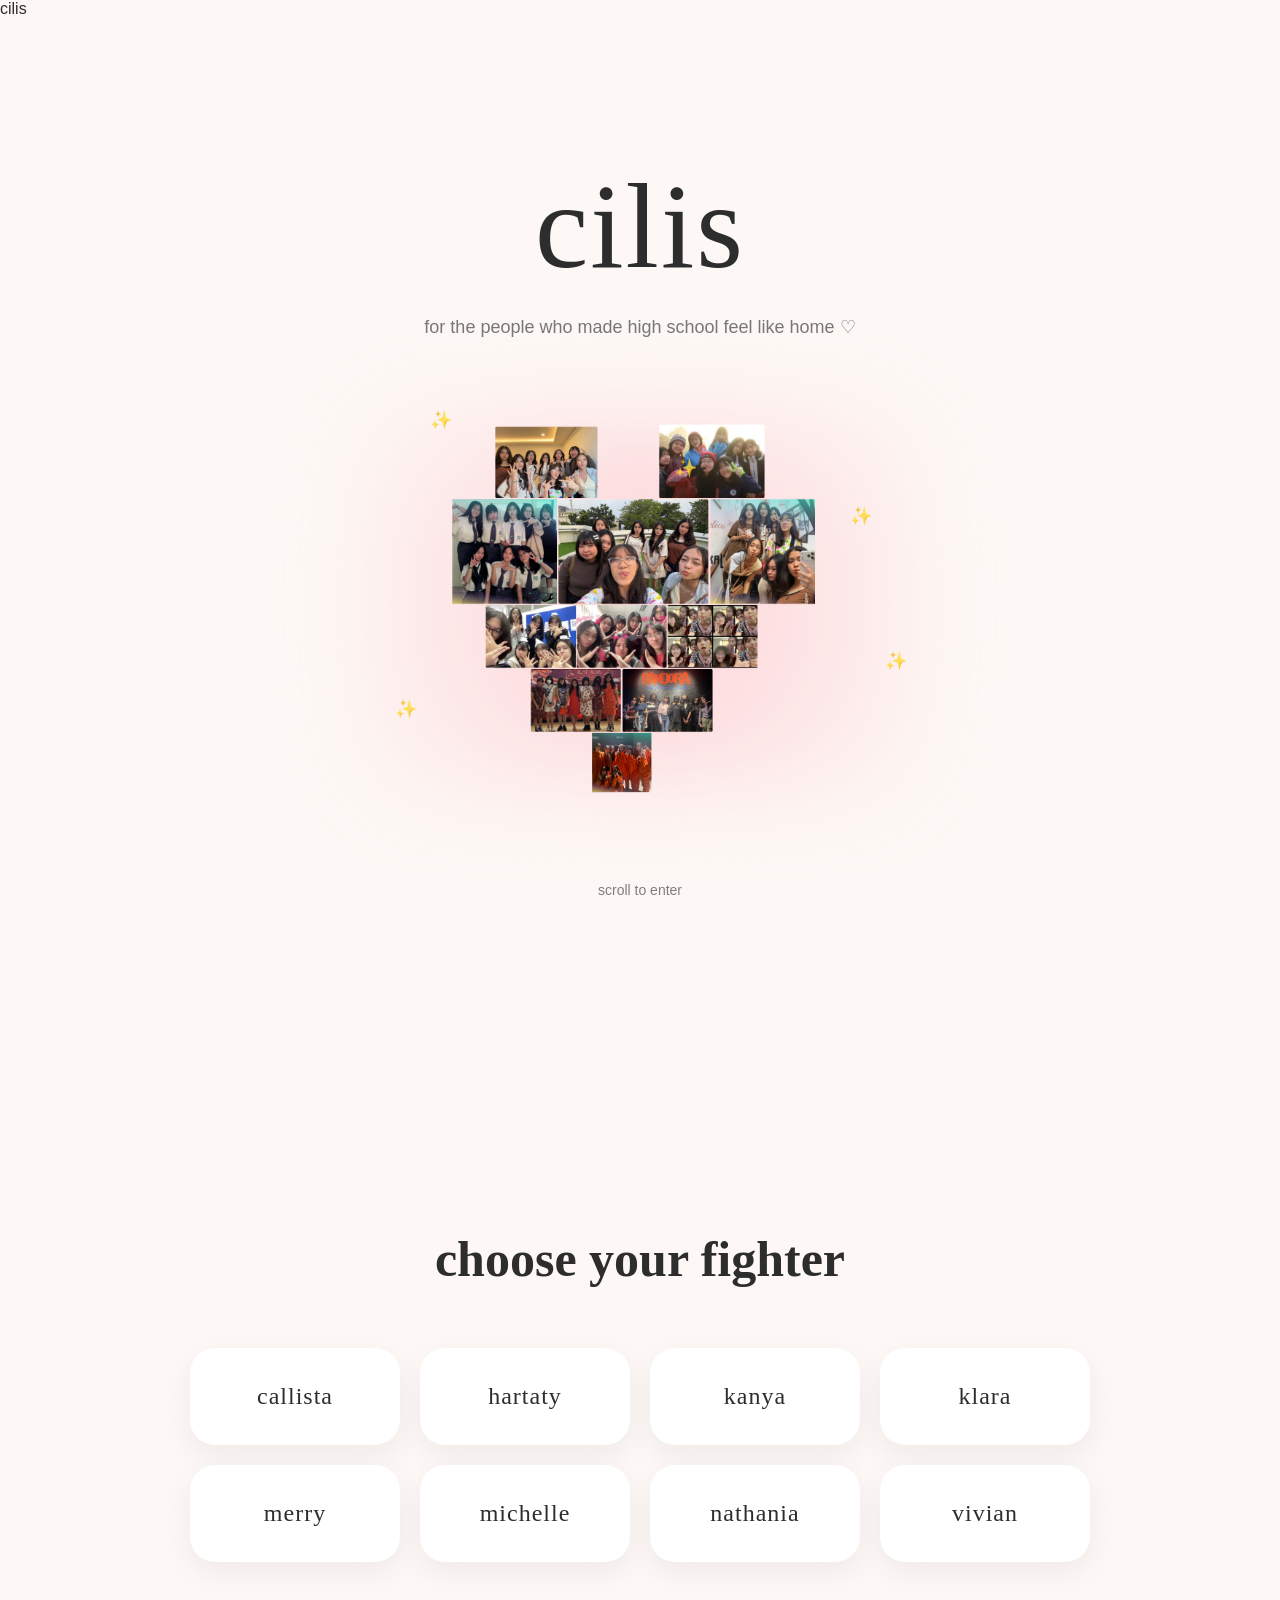
<file: index.html>
<!DOCTYPE html>
<html lang=""en">

<head>
    <meta charset="UTF-8">
    <meta name="viewport" content="width=device-width, initial-scale=1.0"

    <title>cilis</title>

    <link rel="stylesheet" href="style.css">

    <link rel="preconnect" href="https://fonts.googleapis.com">
    <link rel="preconnect" href="https://fonts.gstatic.com" crossorigin>

    <link href=""https://fonts.googleapis.com/css2?family=Playfair+Display:wght@400;700&family=Poppings:wght@300;400&display=swap" rel="stylesheet">
</head>

<body>
    <!-- HERO SECTION-->
    <section class="hero">
        <h1>cilis</h1>

        <p class="subtitle">
            for the people who made high school feel like home ♡ 
        </p>

        <div class="heart-glow-wrapper">
            <img src="assets/heart.png" class="heart-image">
            <div class="sparkles">
                <span>✨</span>
                <span>✨</span>
                <span>✨</span>
                <span>✨</span>
                <span>✨</span>
            </div>
         </div>
        
        <div class="scroll-text">
            scroll to enter
        </div>

    </section>
    
<div class="divider"></div>

<!--MEMBERS SECTION-->
<section class="members">
    <h2>choose your fighter</h2>

    <div class="member-grid">

        <a href="callista-password.html">callista</a>
        <a href="hartaty-password.html">hartaty</a>
        <a href="kanya-password.html">kanya</a>
        <a href="klara-password.html">klara</a>
        <a href="merry-password.html">merry</a>
        <a href="michelle-password.html">michelle</a>
        <a href="nathania-password.html">nathania</a>
        <a href="vivian-password.html">vivian</a>

    </div>

</section>

</body>
</html>
</file>
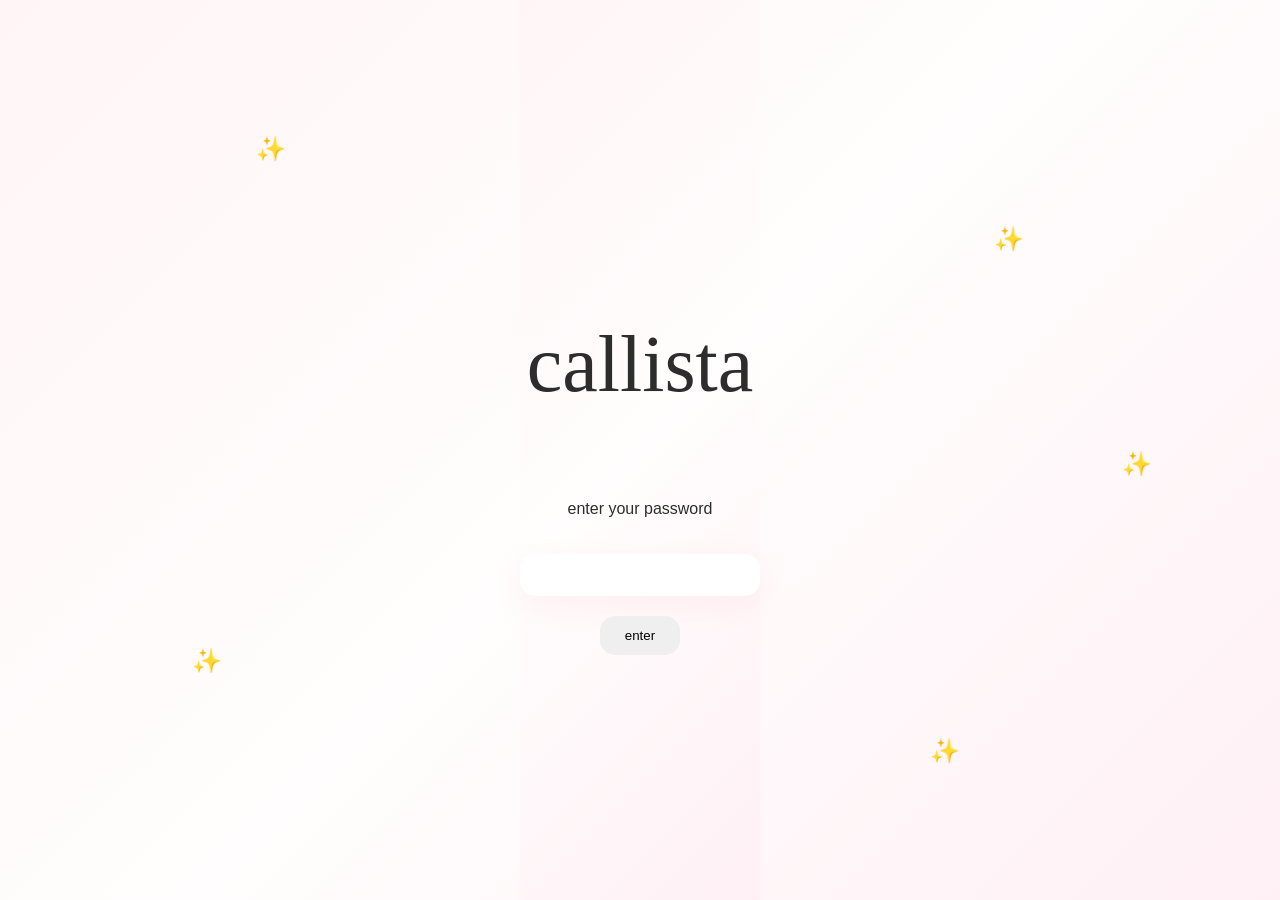
<file: callista-password.html>
<html>
    <head>
        <title>Callista</title>
        <link rel="stylesheet" href="style.css">
    </head>

    <body>
    <div class="password-page">
        <div class="password-page">

            <div class="password-sparkles">
                <span>✨</span>
                <span>✨</span>
                <span>✨</span>
                <span>✨</span>
                <span>✨</span>
            </div>
            <h1>callista</h1>
        <p class="password-subtitle">
            enter your password </p>
        <input type="password" id="password">
        <button onclick="checkPassword()">enter</button>
    </div>
    <script>
        function checkPassword() {
            const password = document.getElementById("password").value;

            if(password === "emmieismyonlybabe1403!!") {
                window.location.href = "callista.html";
            }

            else {
                alert("wrong password!");
            }
        }
        
    </script>
    </body>
</html>
</file>
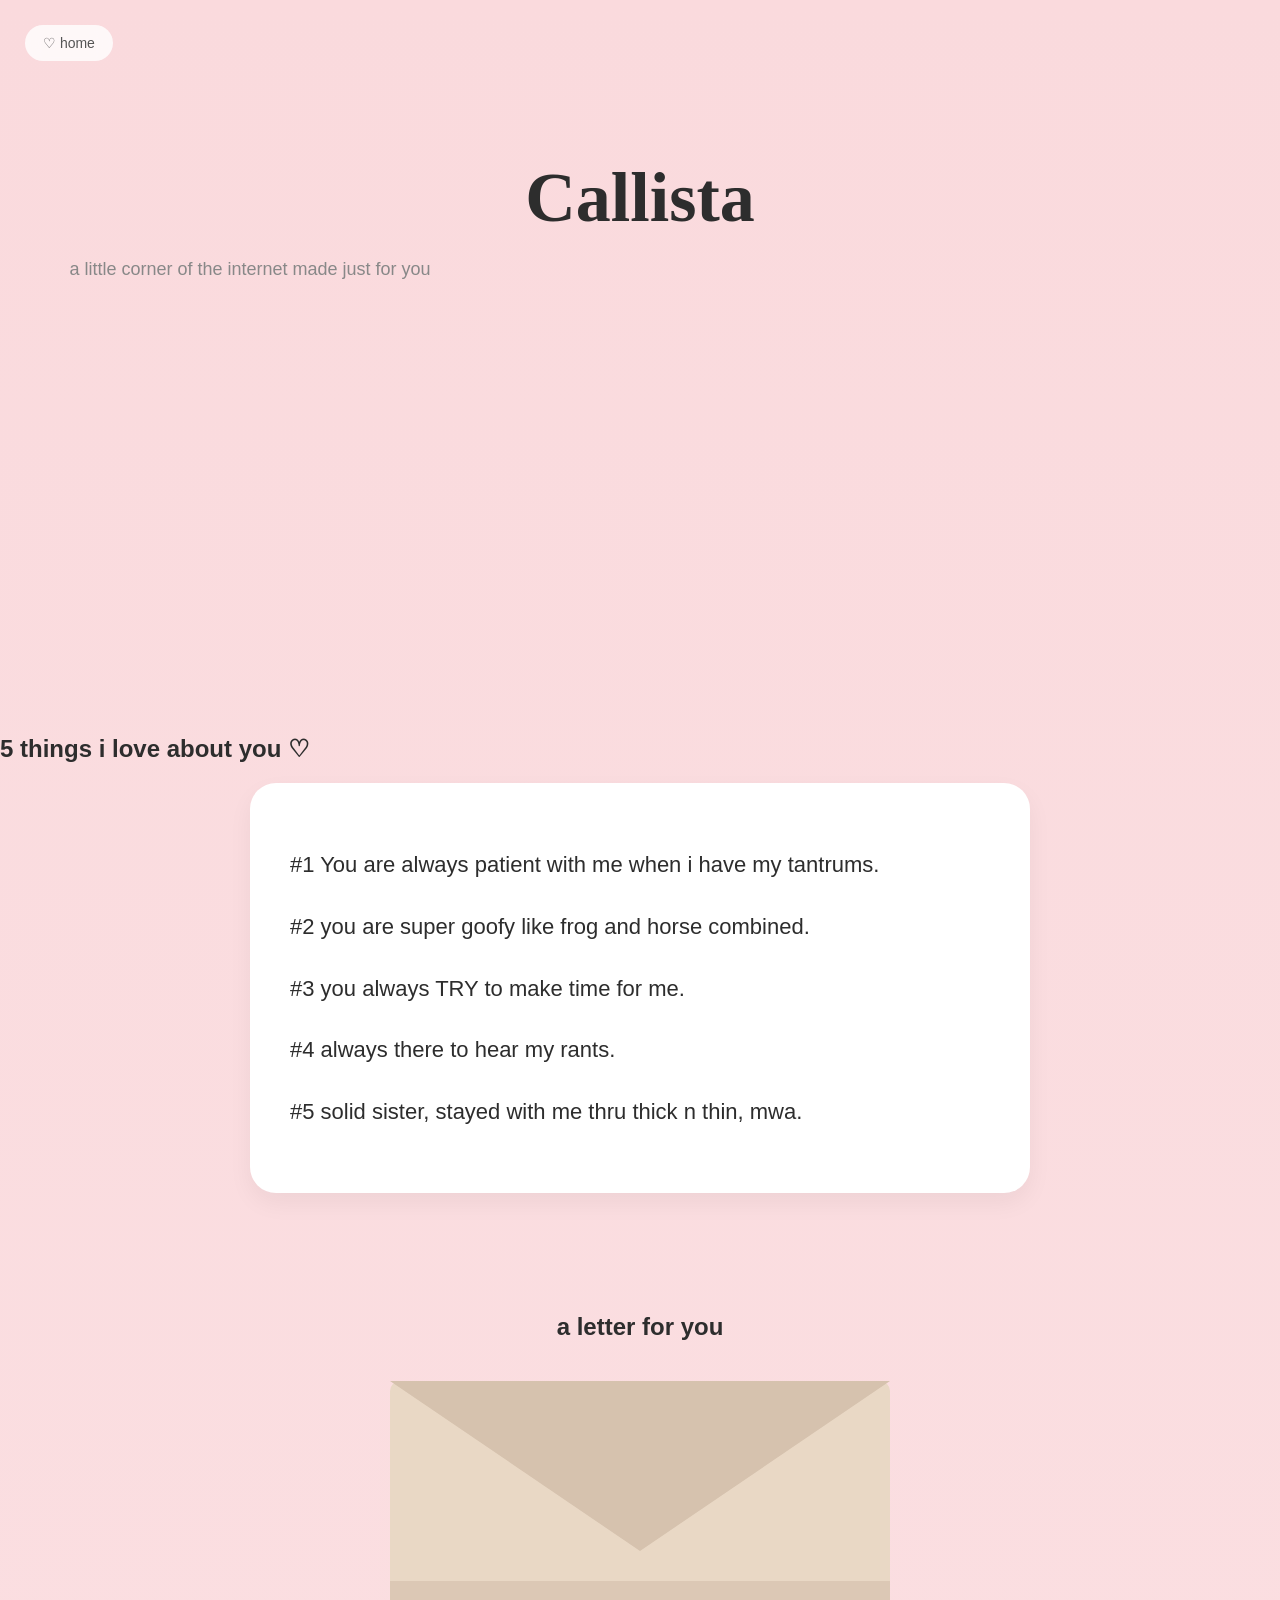
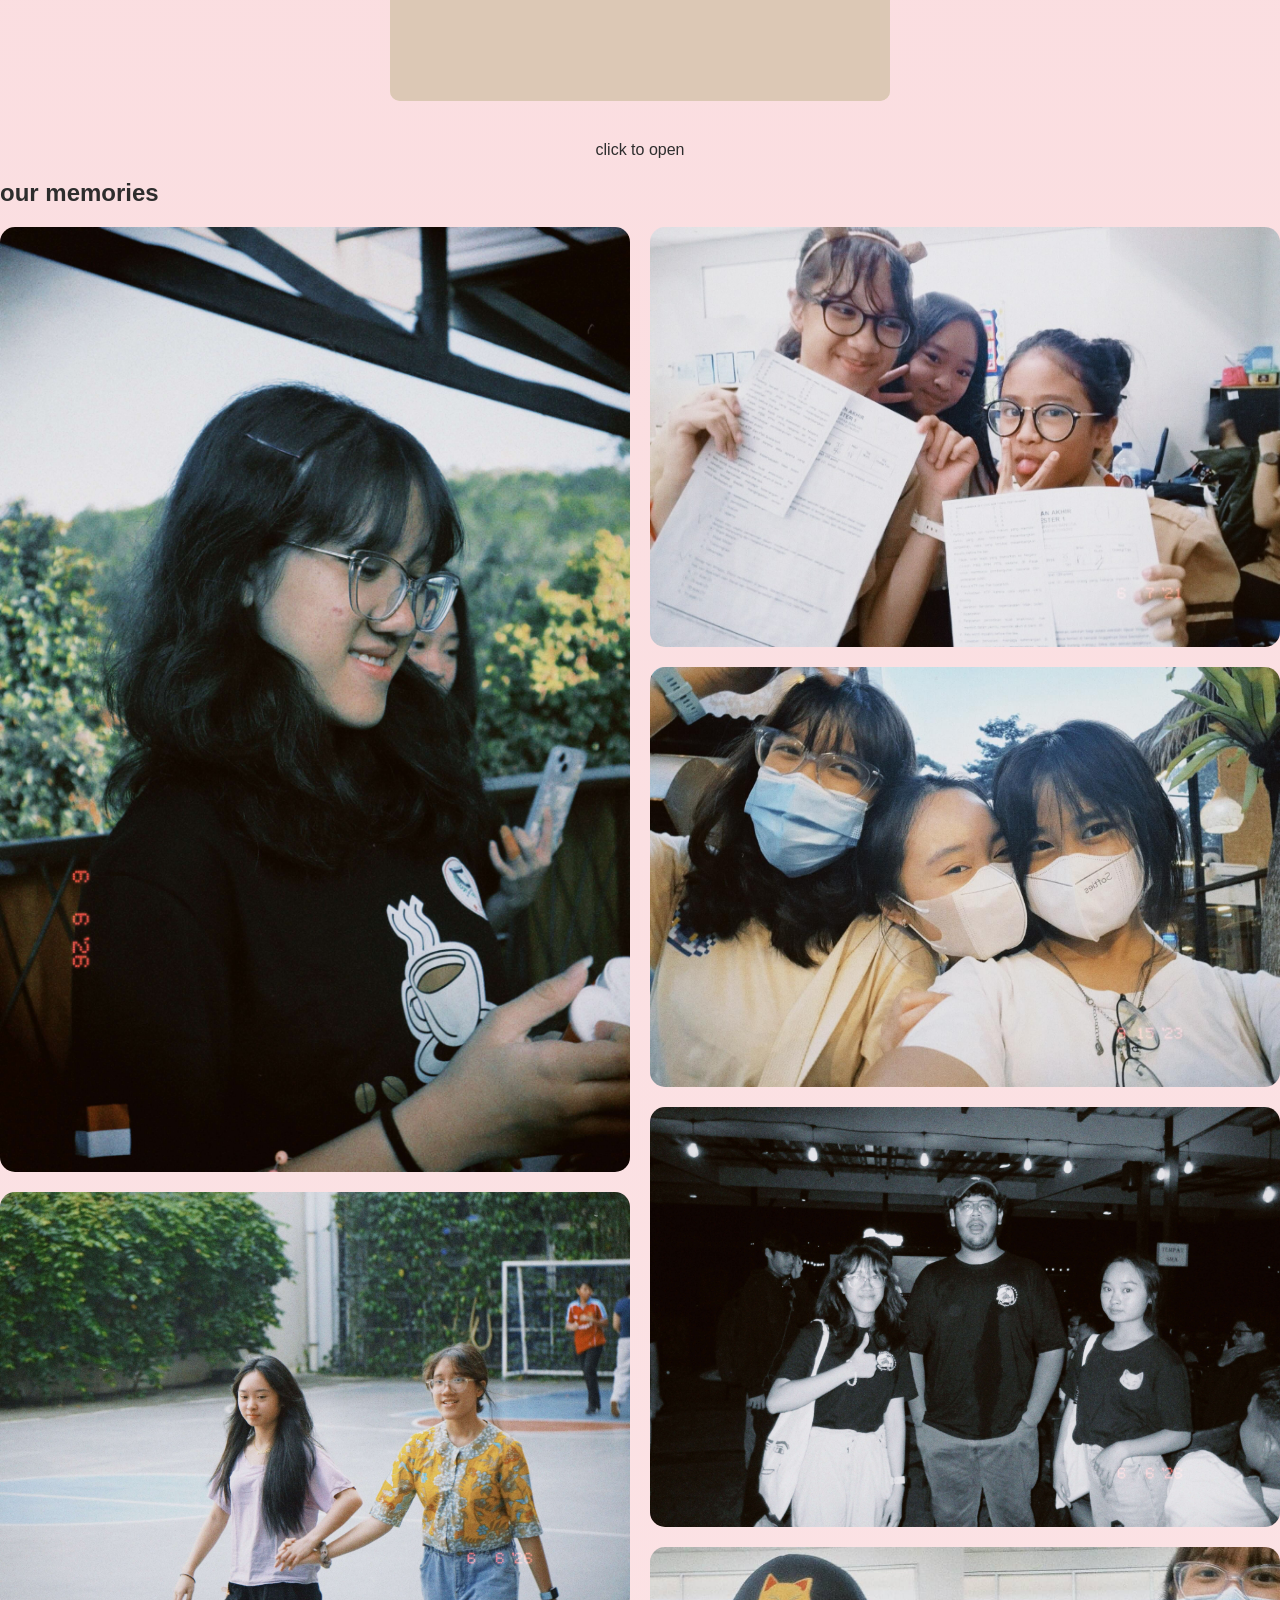
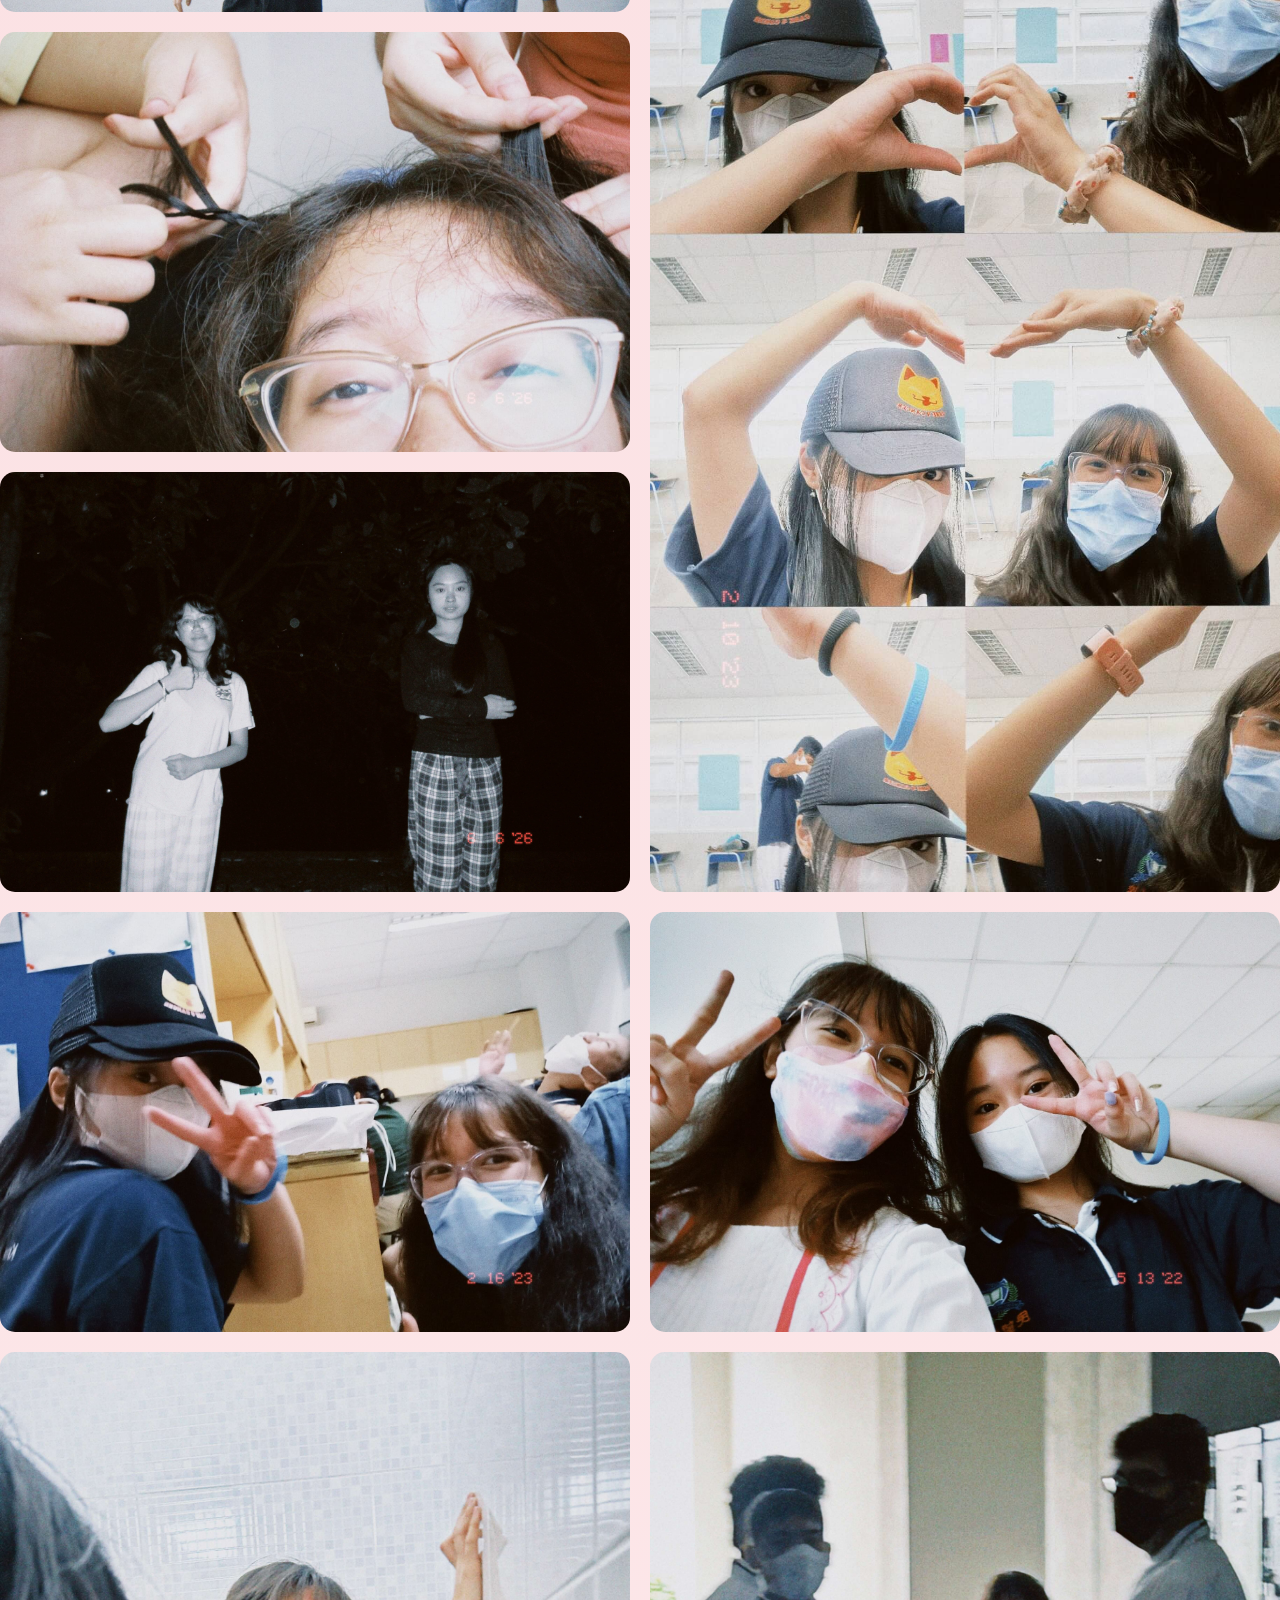
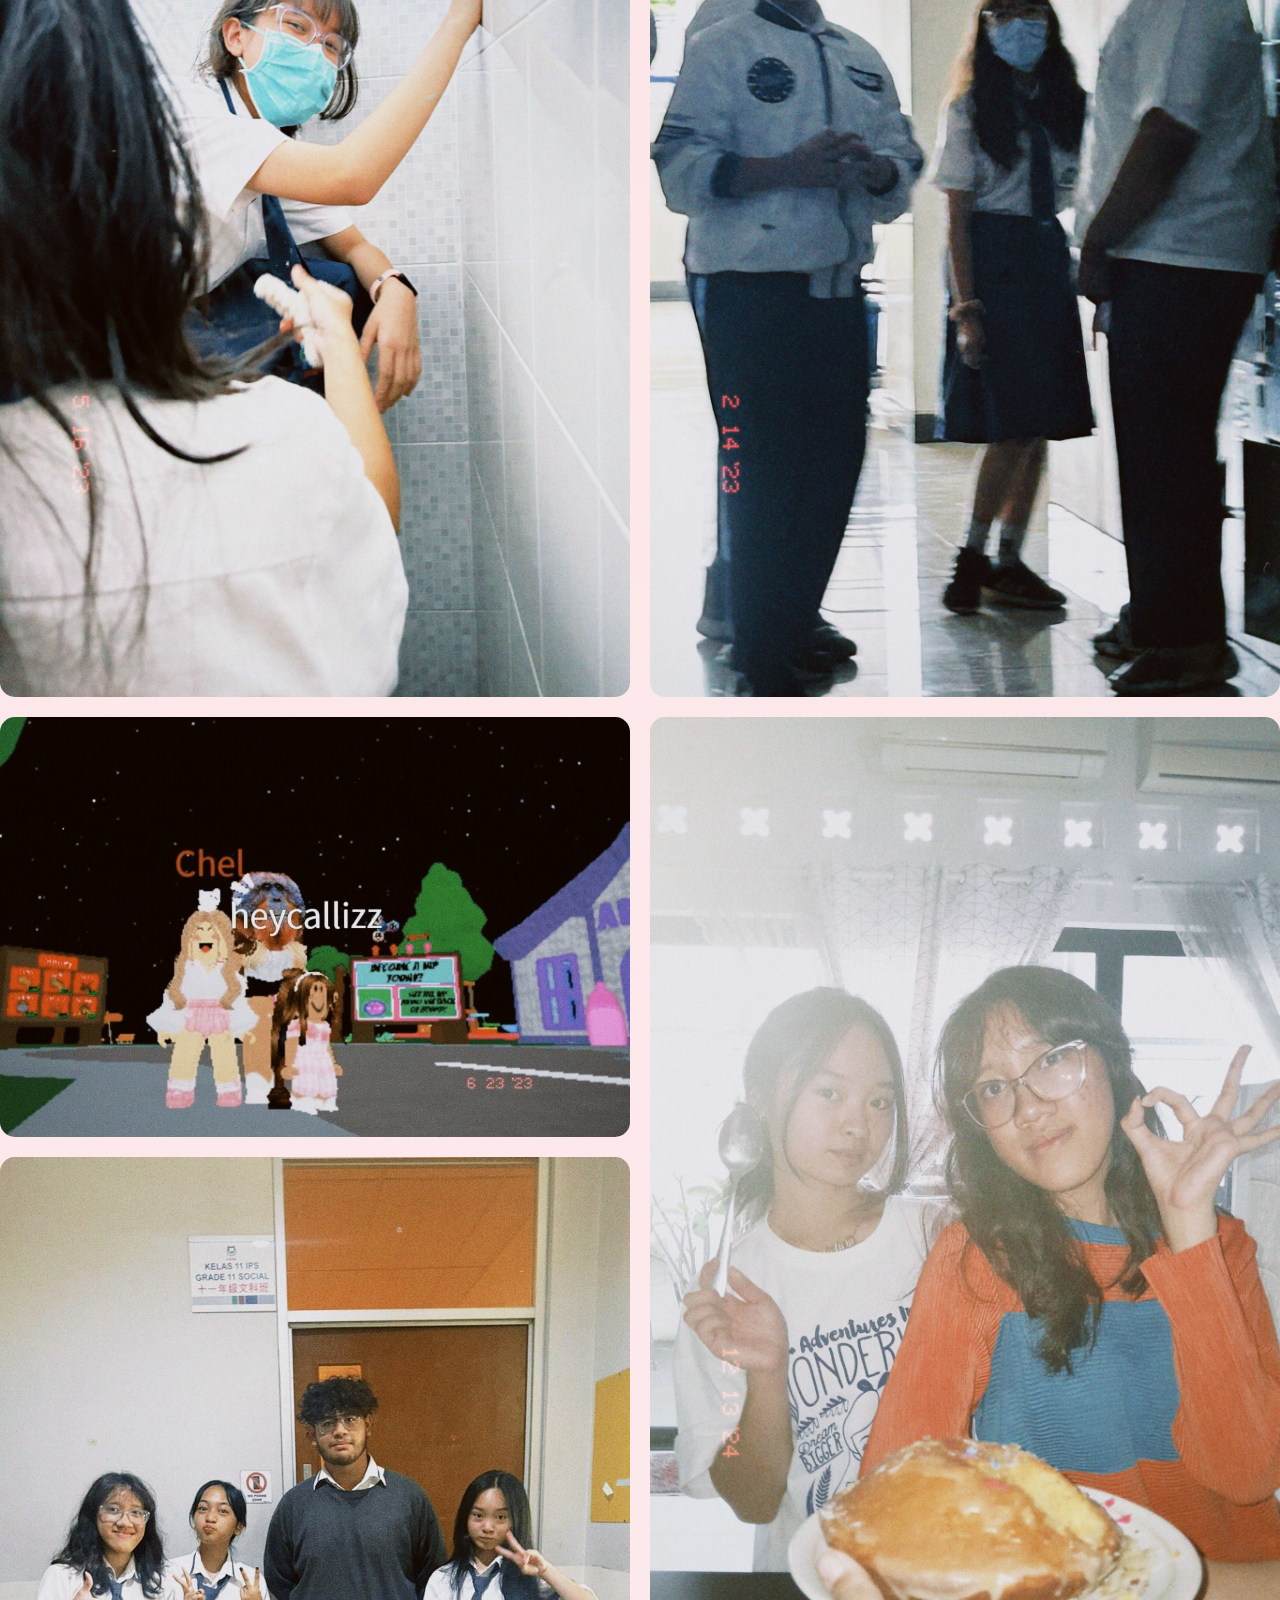
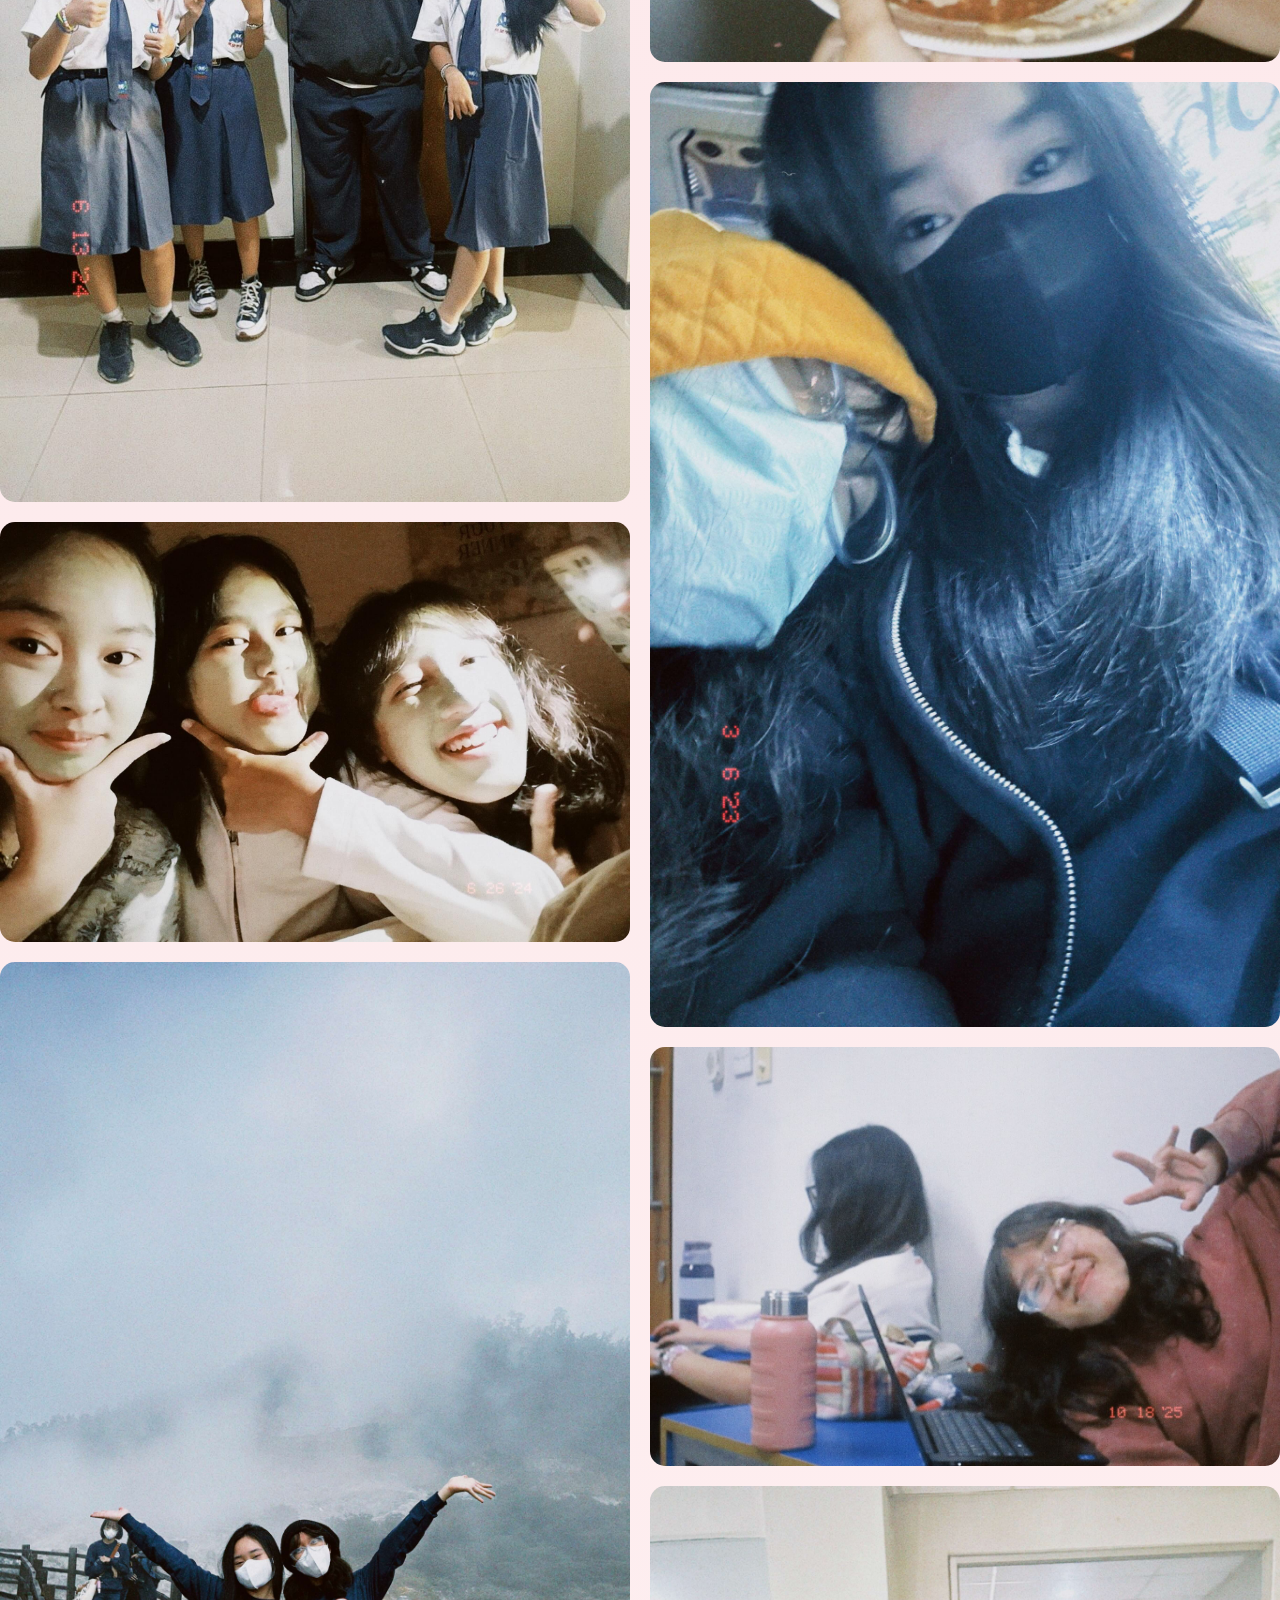
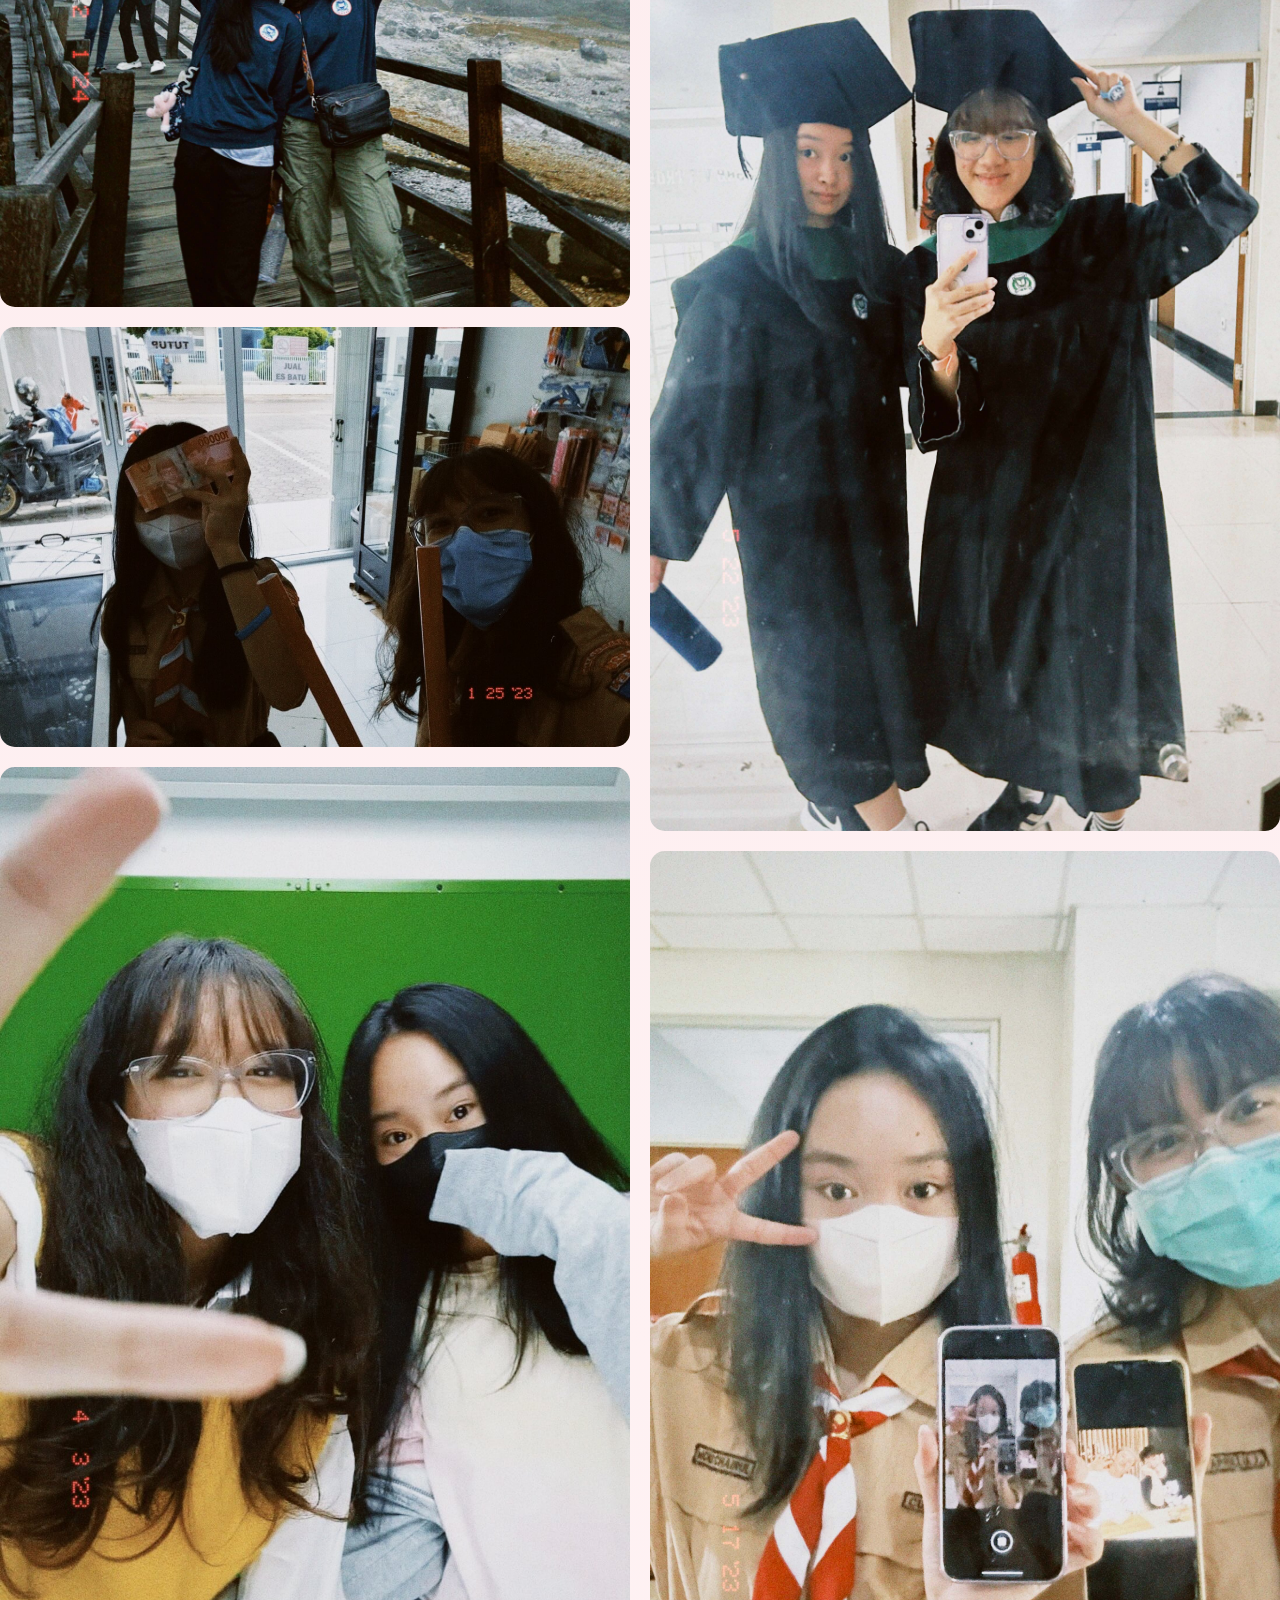
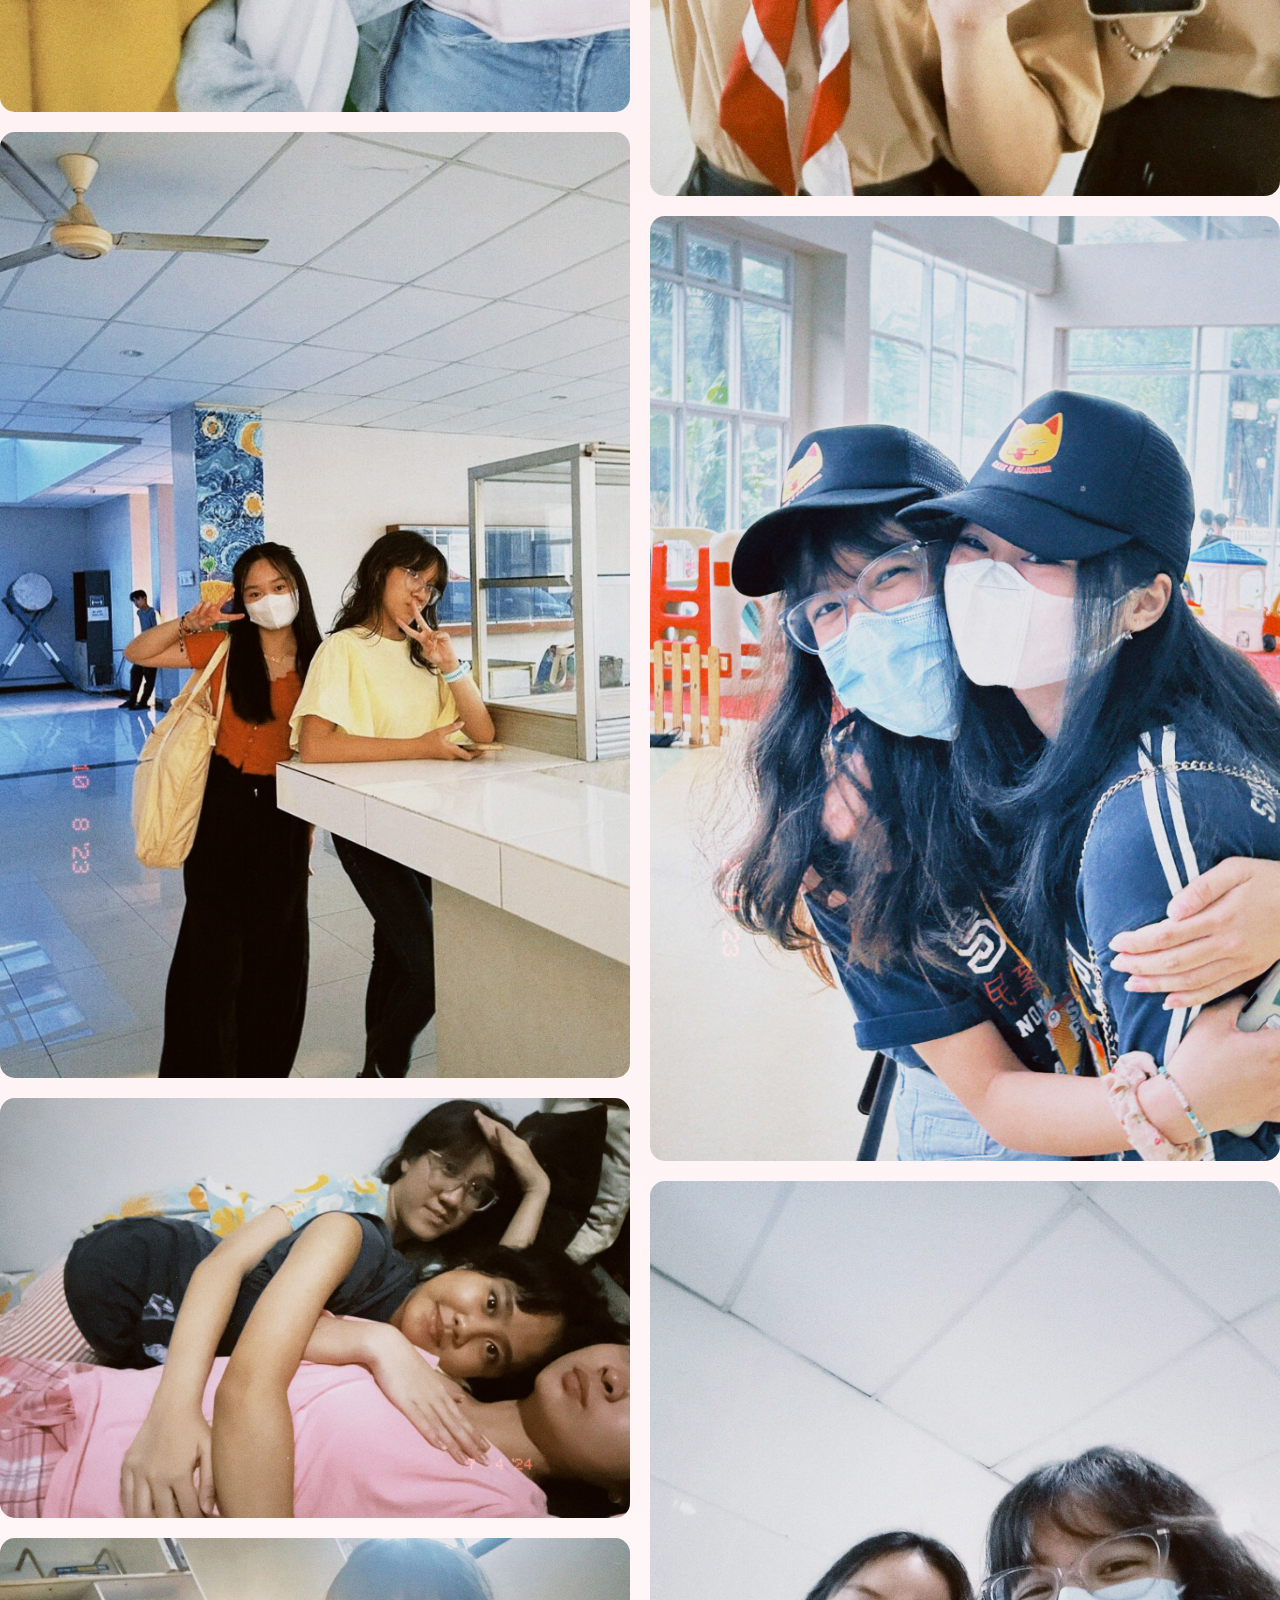
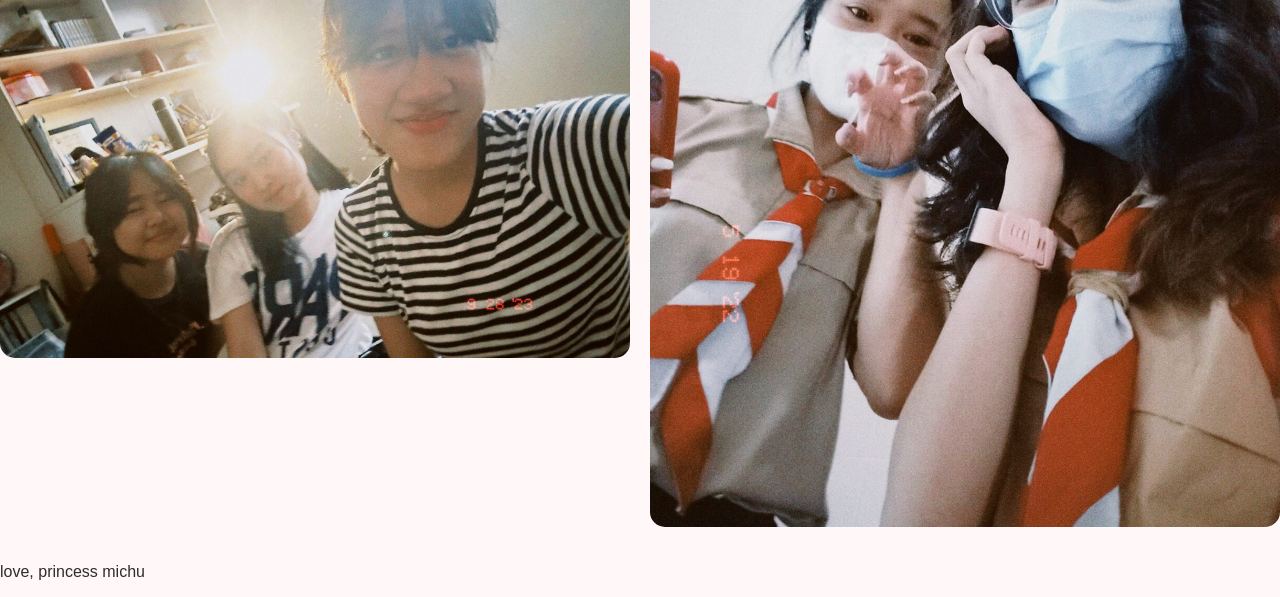
<file: callista.html>
<html>
    <head>
        <title>Callista</title>
        <link rel="stylesheet" href="style.css">
    </head>

    <body class="callista-bg">
    <a href="index.html" class="back-button">
        ♡ home
    </a>
    <section class="callista-page">
        <h1>Callista</h1>
        <p class="subtitle">
            a little corner of the internet made just for you
        </p>
    </section>
    <iframe data-testid="embed-iframe" style="border-radius:12px" src="https://open.spotify.com/embed/track/6rurduYegrf5XSZrphuyF2?utm_source=generator" width="100%" height="352" frameBorder="0" allowfullscreen="" allow="autoplay; clipboard-write; encrypted-media; fullscreen; picture-in-picture" loading="lazy"></iframe>
    <section class="love-section">
        <h2>5 things i love about you ♡ </h2>
        <div class="love-note">
            <p>
                #1 You are always patient with me when i have my tantrums.
            </p>
            <p>
                #2 you are super goofy like frog and horse combined.
            </p>
            <p>
                #3 you always TRY to make time for me.
            </p>
            <p>
                #4 always there to hear my rants.
            </p>
            <p>
                #5 solid sister, stayed with me thru thick n thin, mwa.
            </p>
        </div>
    </section>
    <section class="envelope-section">
        <h2> a letter for you </h2>
        <div class="envelope" onclick="openLetter()">
            <div class="flap"></div>
            <div class="front"></div>
        </div>
        <p>click to open</p>
    </section>
    <section class="letter-content">
        <img src="photos/liz_polaroid.png" class="letter-photo">
        <div class="letter-box">
            <h2>Dear Lizzy,</h2>
            <p> hey sister [ew], so happy to finally graduate high school with u even tho this legit is our 3rd time graduating together, But i really cherish and appreciate every moment and fights we had with each other. </p>
            <p> I genuinely love how we are just like actual siblings, doing everything together and thank you so much for all the chem tutors, even though it isn’t helpful i guess… also for all the late night calls, roblox calls, ever since covid era, before, after that era up till now. </p>
            <p> I still remember us sneaking our laptops for sleep calls, and lowky wanna do it again in the future HAHAH. thank you also for taking me to new places like warteg etc, end up experiencing new stuff with u qween. </p>
            <p> I hope that in the future, where ever our path leads us, we will forever continue to be the best of friends and wont be separated. </p>
            <p> PS. stop taking so long to reply to me, should always update n call me often xixi. </p>
            <p> Sincerely, </p>
            <p> Michu</p>
        </div>
    </section>
    <section class="memories-section">
        <h2>our memories</h2>
        <div class="memory-grid">
            <img src="callista/callista-1.JPG">
            <img src="callista/callista-2.JPG">
            <img src="callista/callista-3.JPG">
            <img src="callista/callista-4.JPG">
            <img src="callista/callista-5.JPG">
            <img src="callista/callista-6.JPG">
            <img src="callista/callista-7.JPG">
            <img src="callista/callista-8.JPG">
            <img src="callista/callista-9.JPG">
            <img src="callista/callista-10.JPG">
            <img src="callista/callista-11.JPG">
            <img src="callista/callista-12.JPG">
            <img src="callista/callista-13.JPG">
            <img src="callista/callista-14.JPG">
            <img src="callista/callista-15.JPG">
            <img src="callista/callista-16.JPG">
            <img src="callista/callista-17.JPG">
            <img src="callista/callista-18.JPG">
            <img src="callista/callista-19.JPG">
            <img src="callista/callista-20.JPG">
            <img src="callista/callista-21.JPG">
            <img src="callista/callista-22.JPG">
            <img src="callista/callista-23.JPG">
            <img src="callista/callista-24.JPG">
            <img src="callista/callista-25.JPG">
            <img src="callista/callista-26.JPG">
            <img src="callista/callista-27.JPG">
            <img src="callista/callista-28.JPG">

        </div>
    </section>
    <section class="ending-section">
        <p>love, princess michu</p>
    </section>
    <script>
        function openLetter(){
            document.querySelector(".envelope").classList.add("open");
            setTimeout(() => {
                const letter = document.querySelector(".letter-content");
                letter.style.display = "block";
                setTimeout(() => {
                    letter.classList.add("show");
                }, 50);
            }, 700);
           
        }
    </script>
    </body>
</html>
</file>
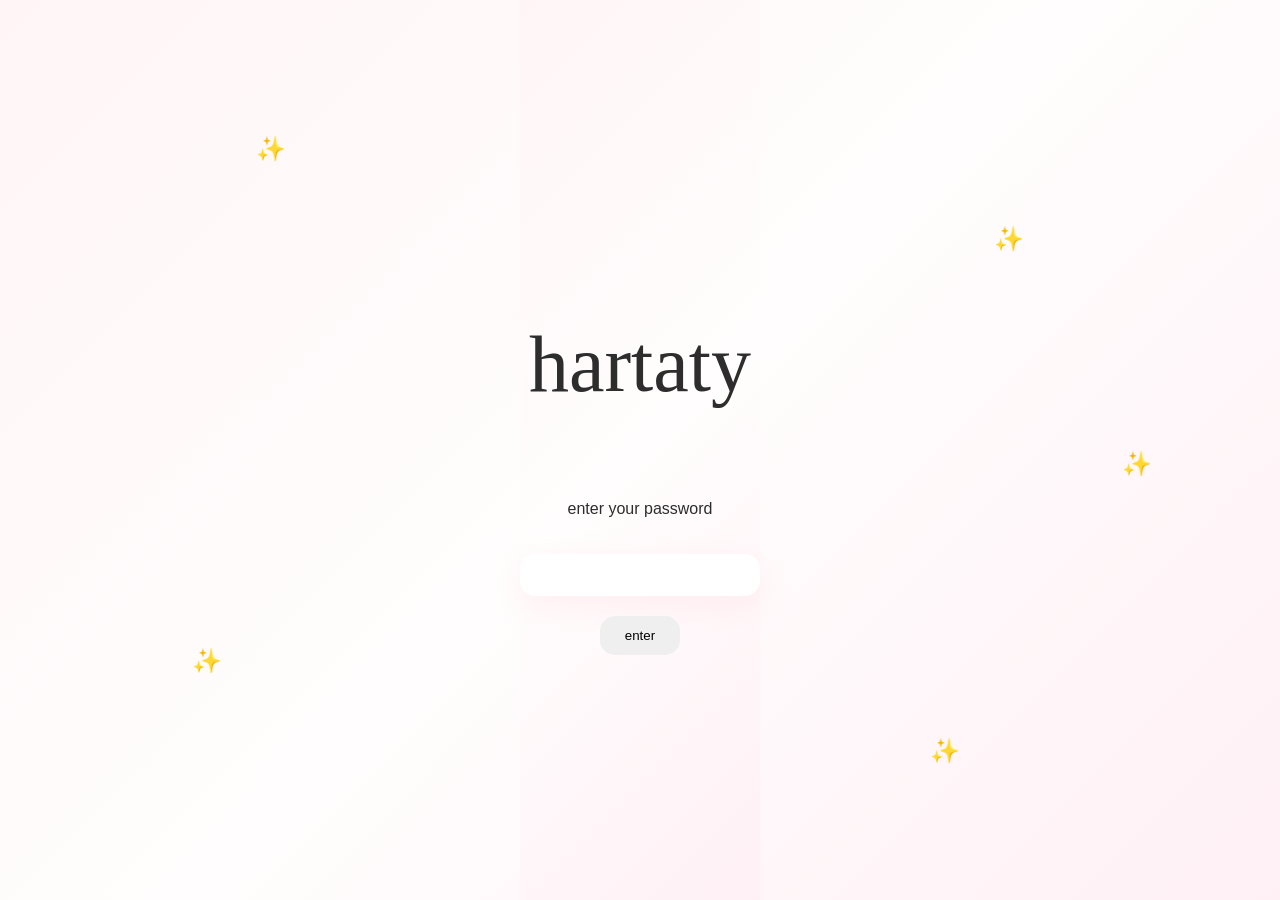
<file: hartaty-password.html>
<html>
    <head>
        <title>Hartaty</title>
        <link rel="stylesheet" href="style.css">
    </head>

    <body>
        <div class="password-page">
            <div class="password-page">
    
                <div class="password-sparkles">
                    <span>✨</span>
                    <span>✨</span>
                    <span>✨</span>
                    <span>✨</span>
                    <span>✨</span>
                </div>
        <h1>hartaty</h1>
        <p>enter your password</p>
        <input type="password" id="password">
        <button onclick="checkPassword()">enter</button>
    </div>
    <script>
        function checkPassword() {
            const password = document.getElementById("password").value;

            if(password === "mypookiebearmichuchuUWU14") {
                window.location.href = "hartaty.html";
            }

            else {
                alert("wrong password!");
            }
        }
        
    </script>
    </body>
</html>
</file>
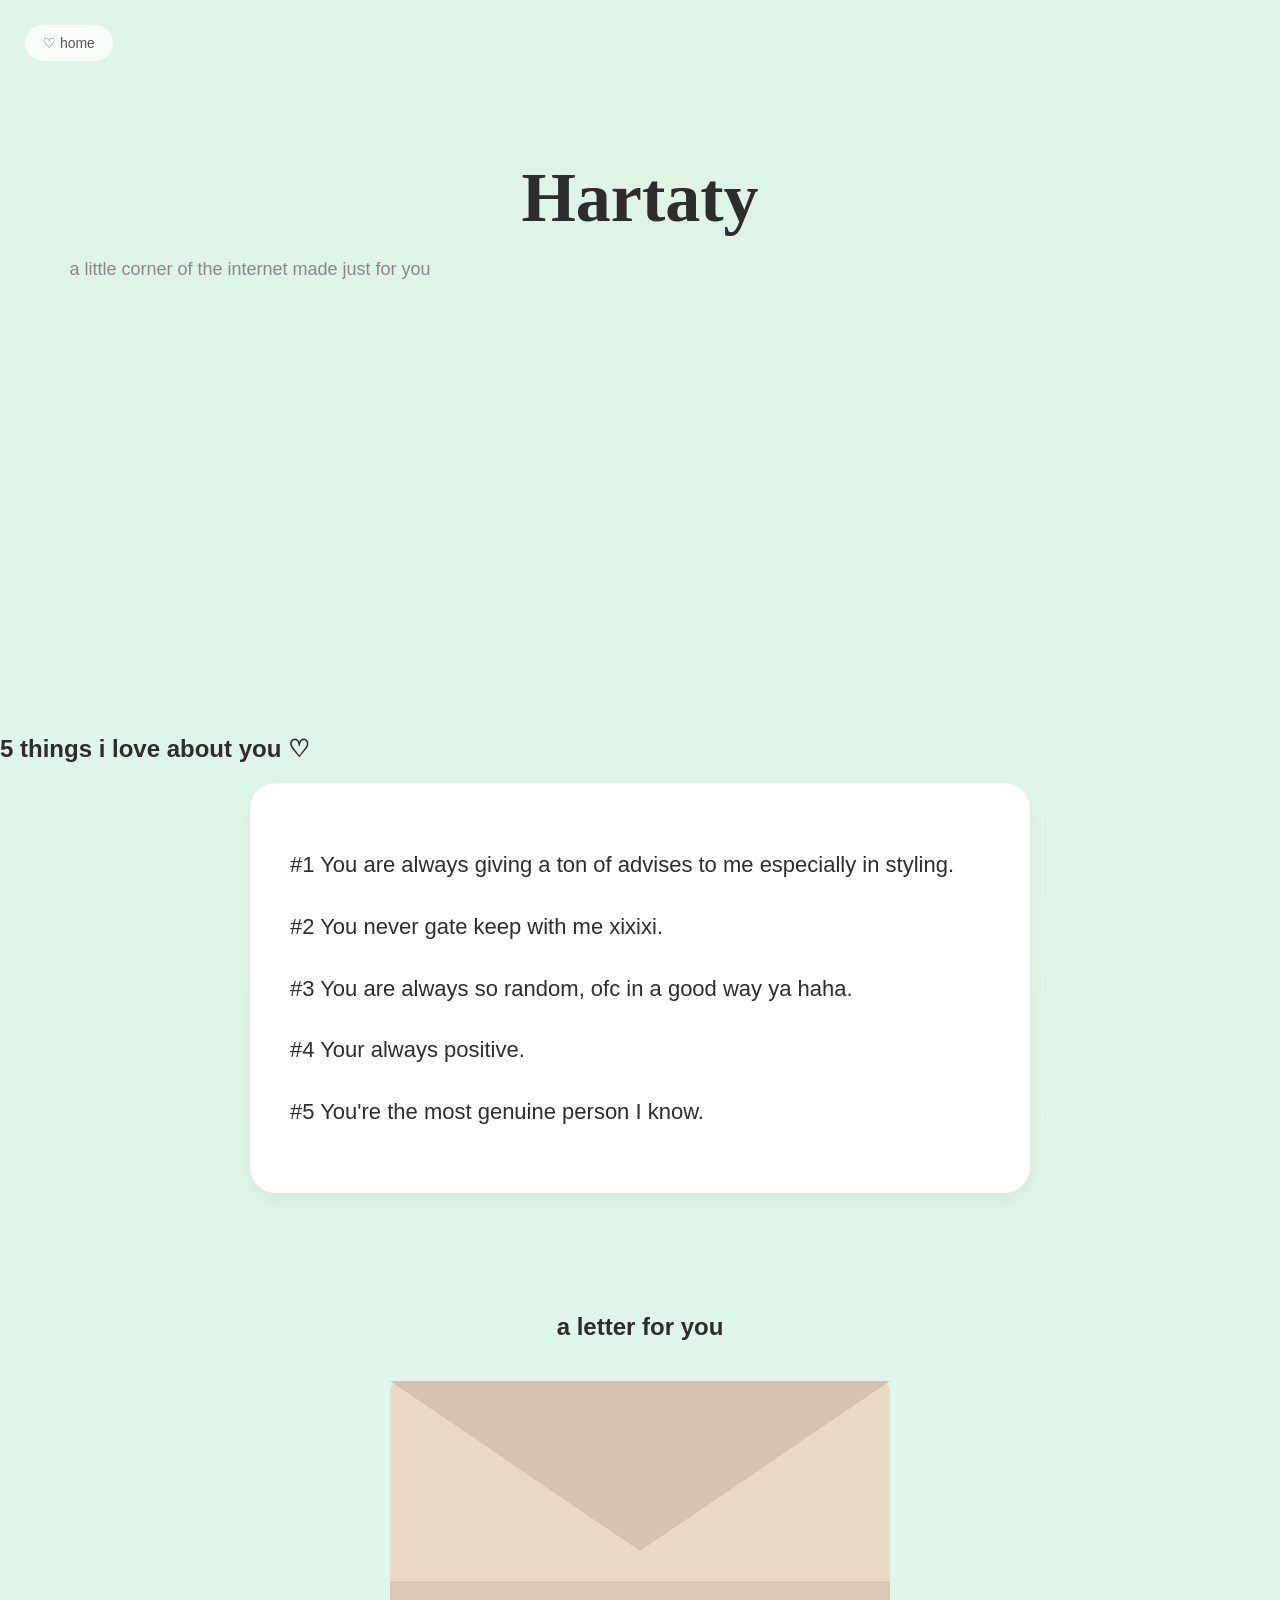
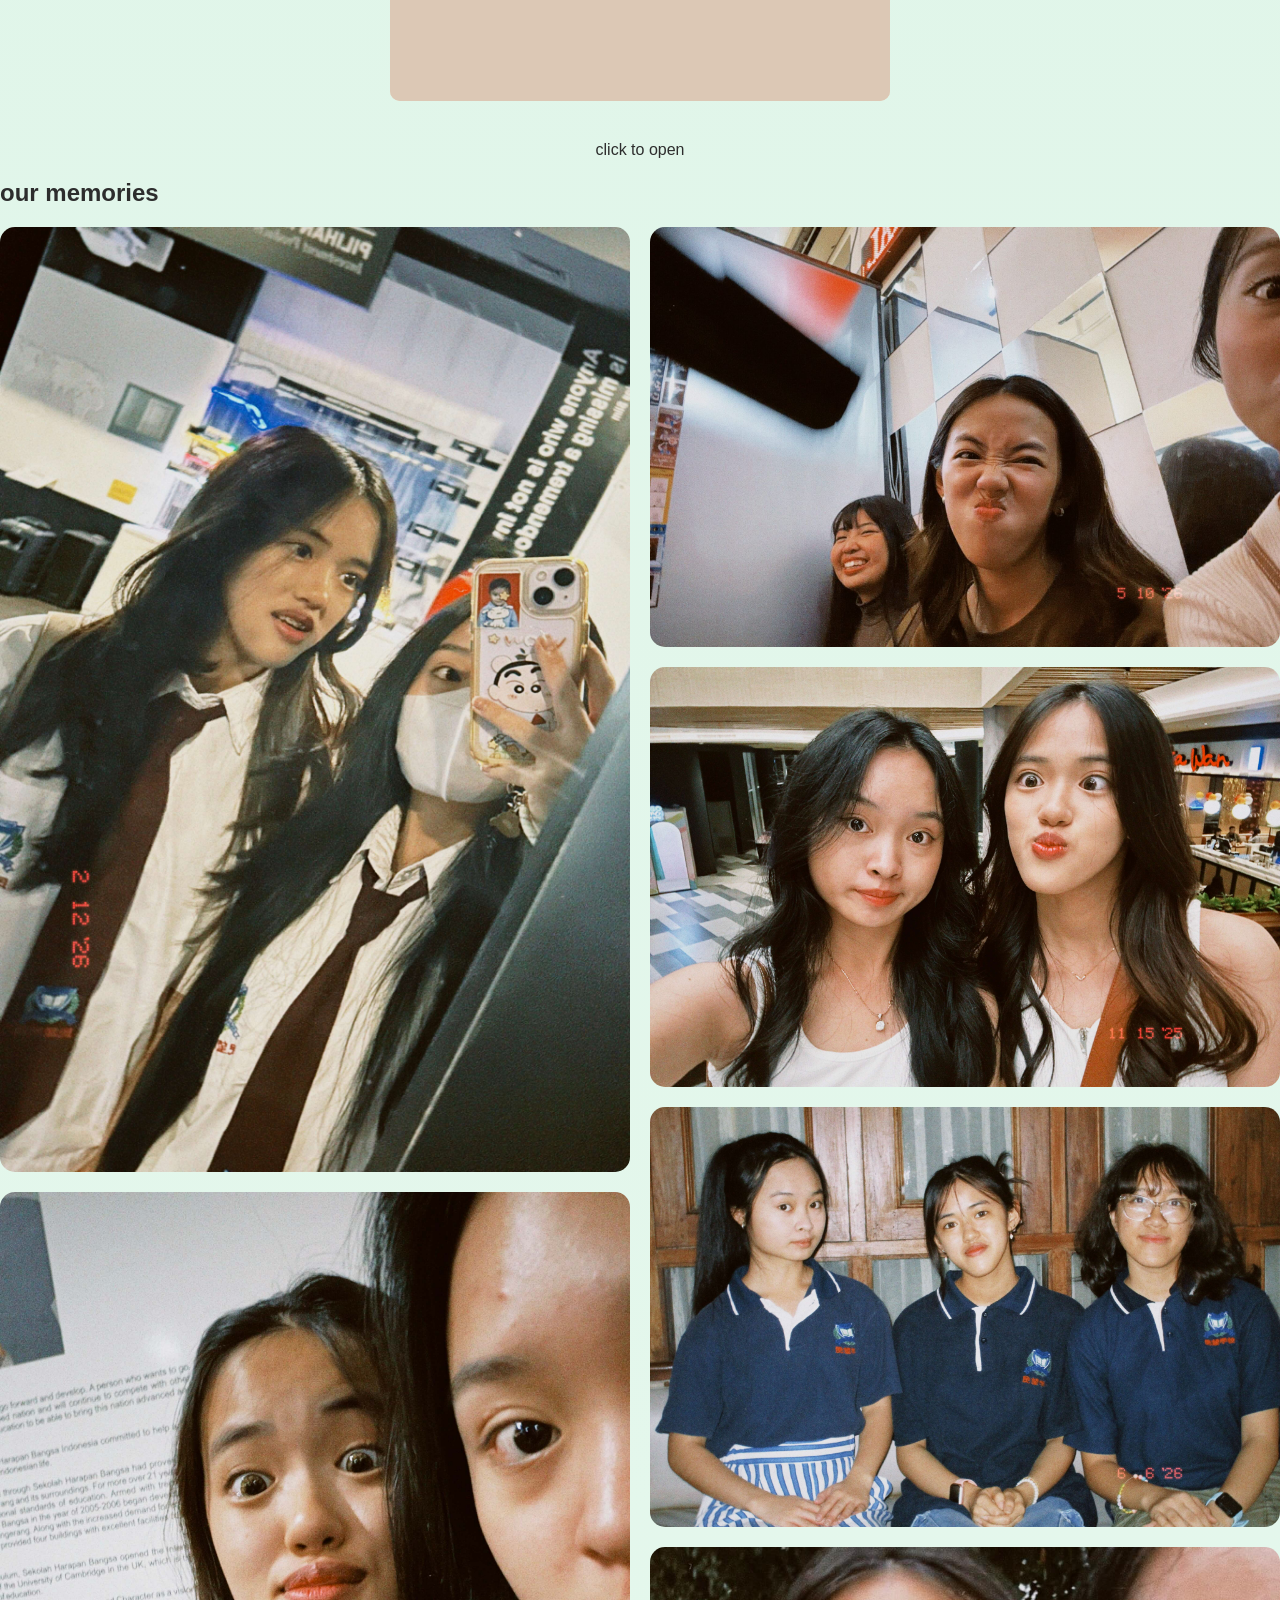
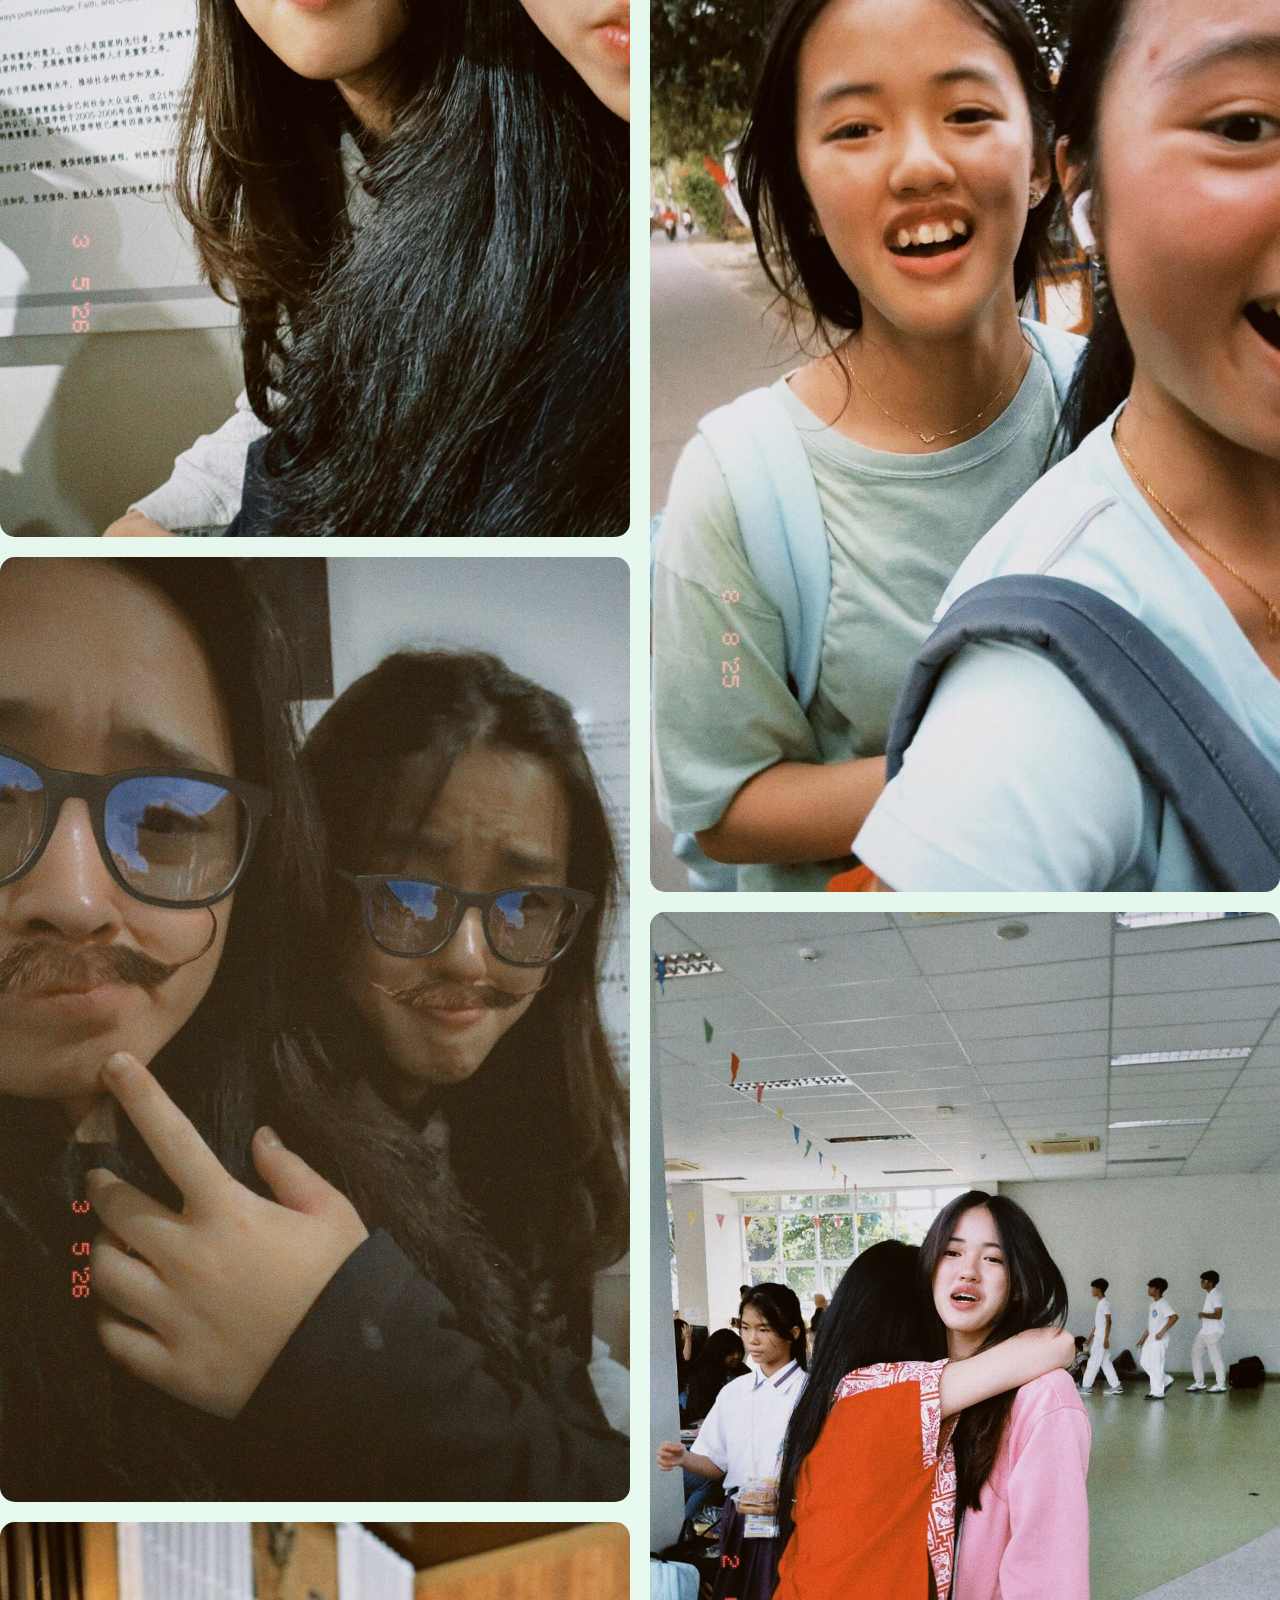
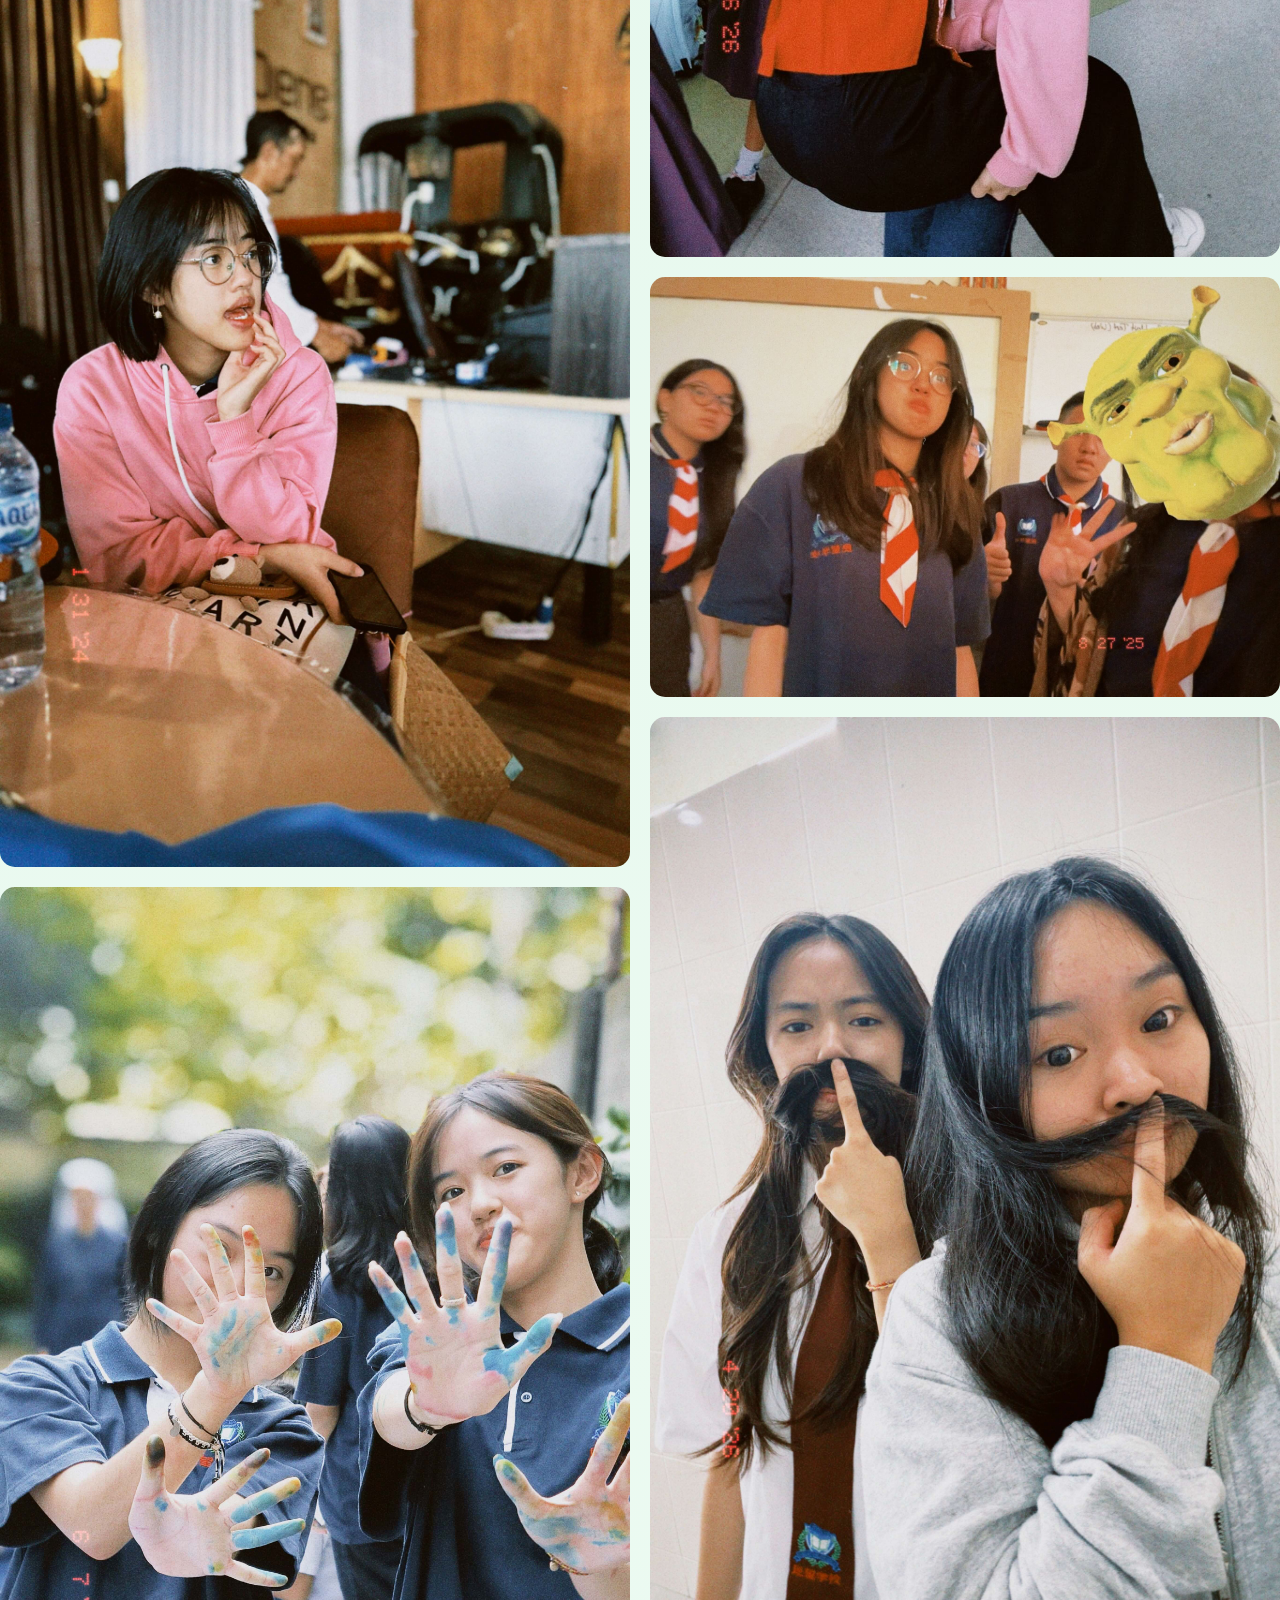
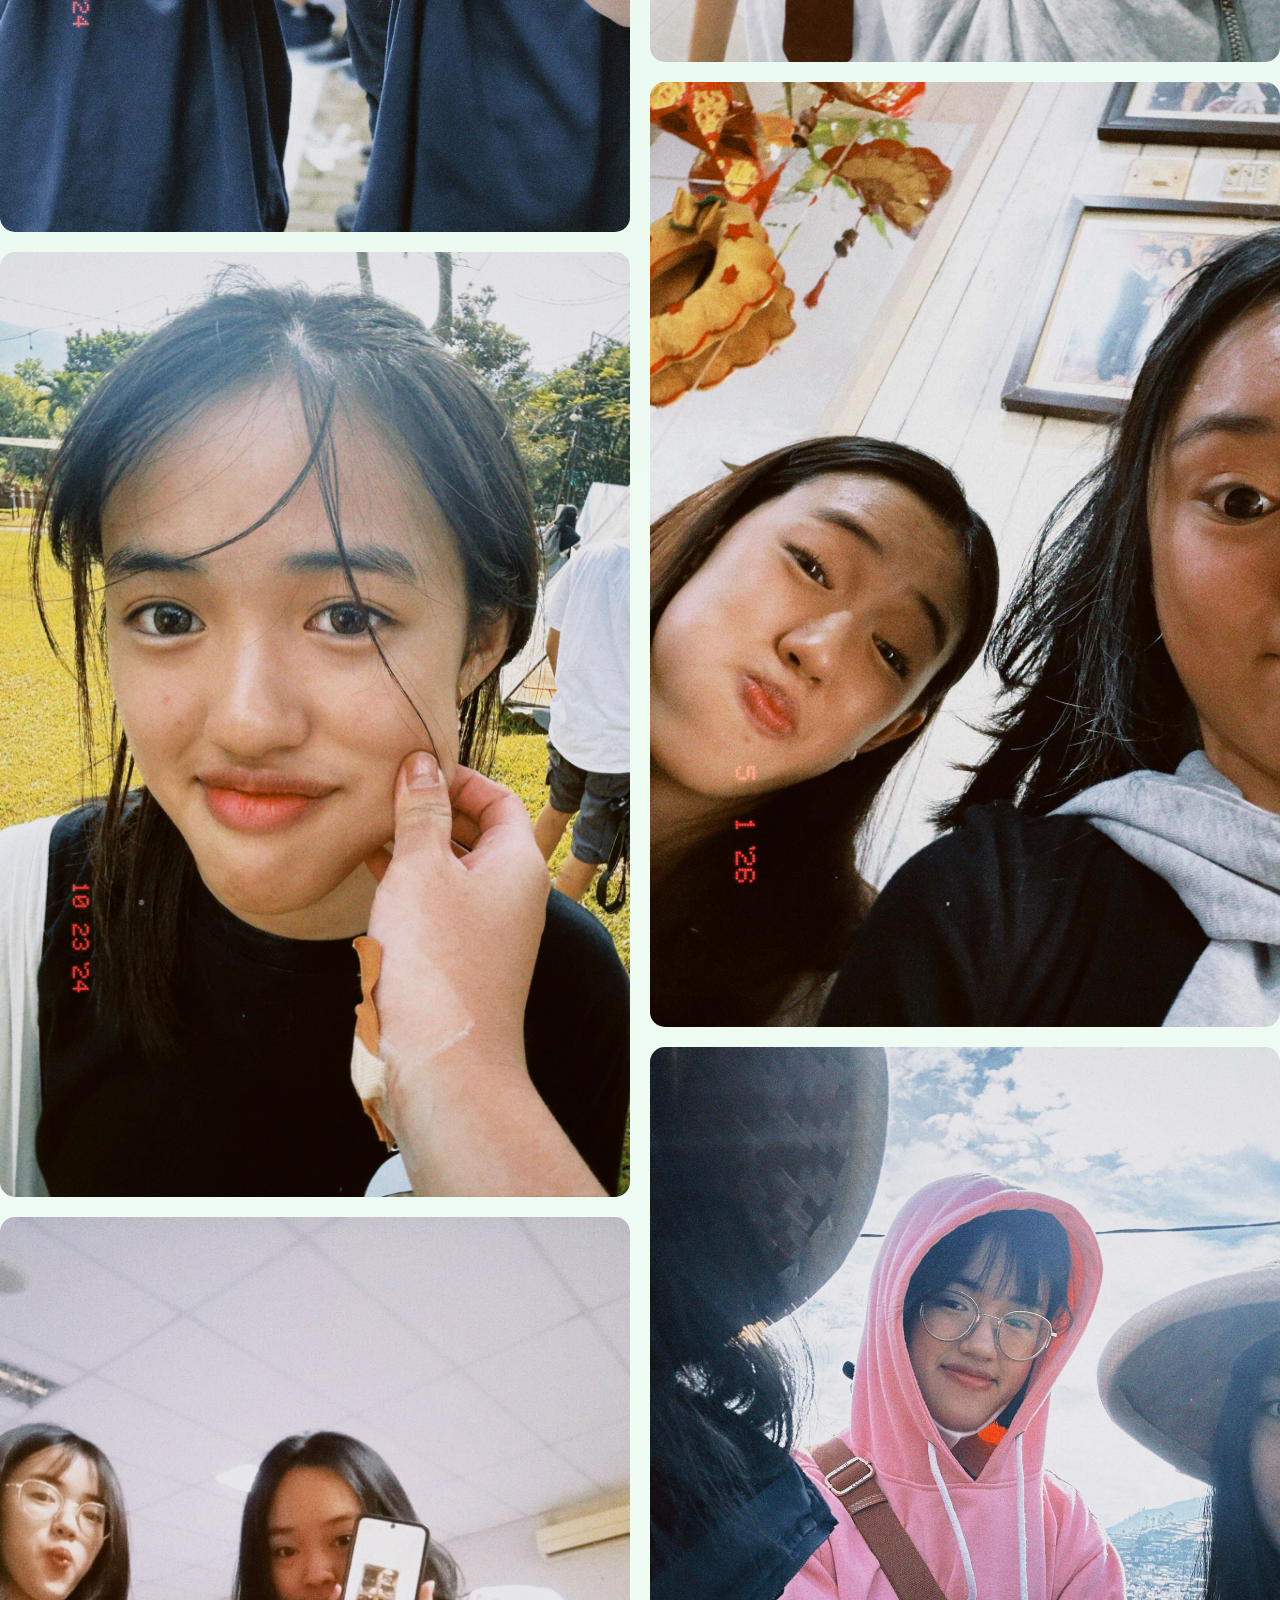
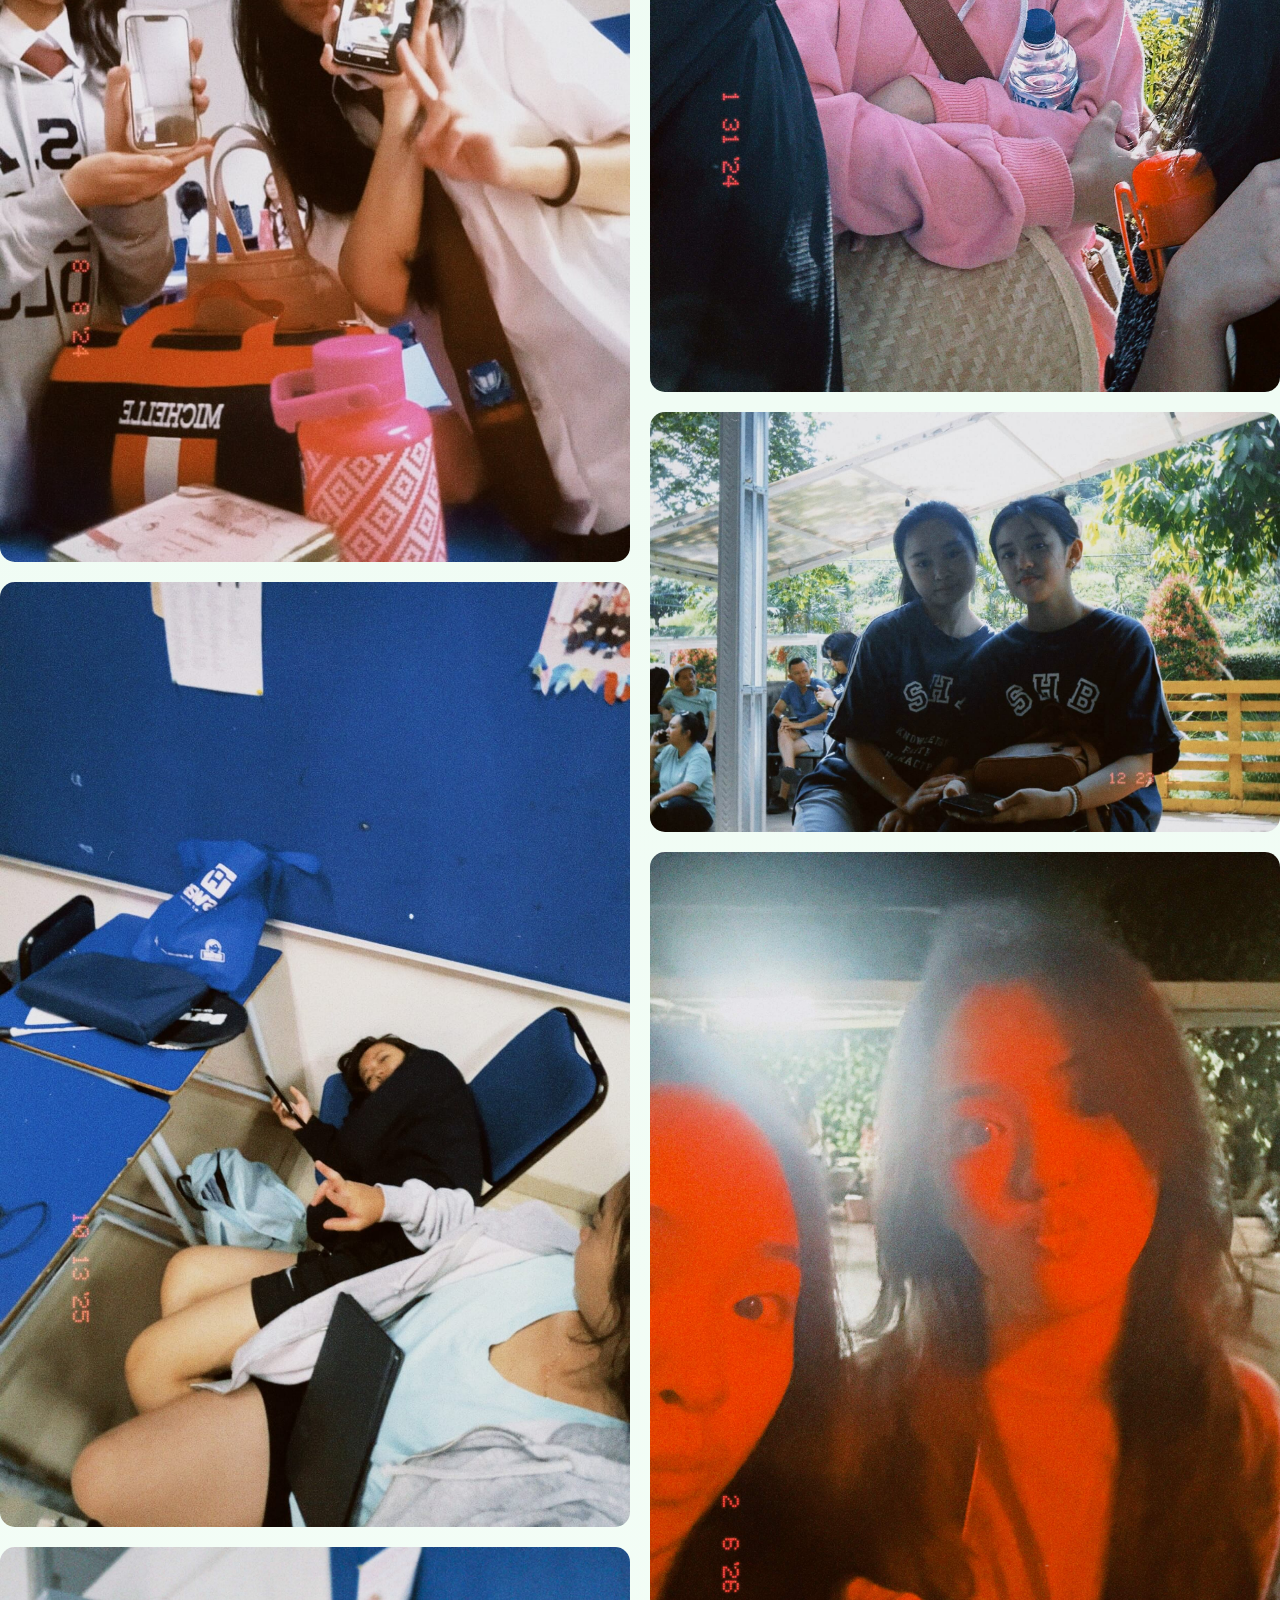
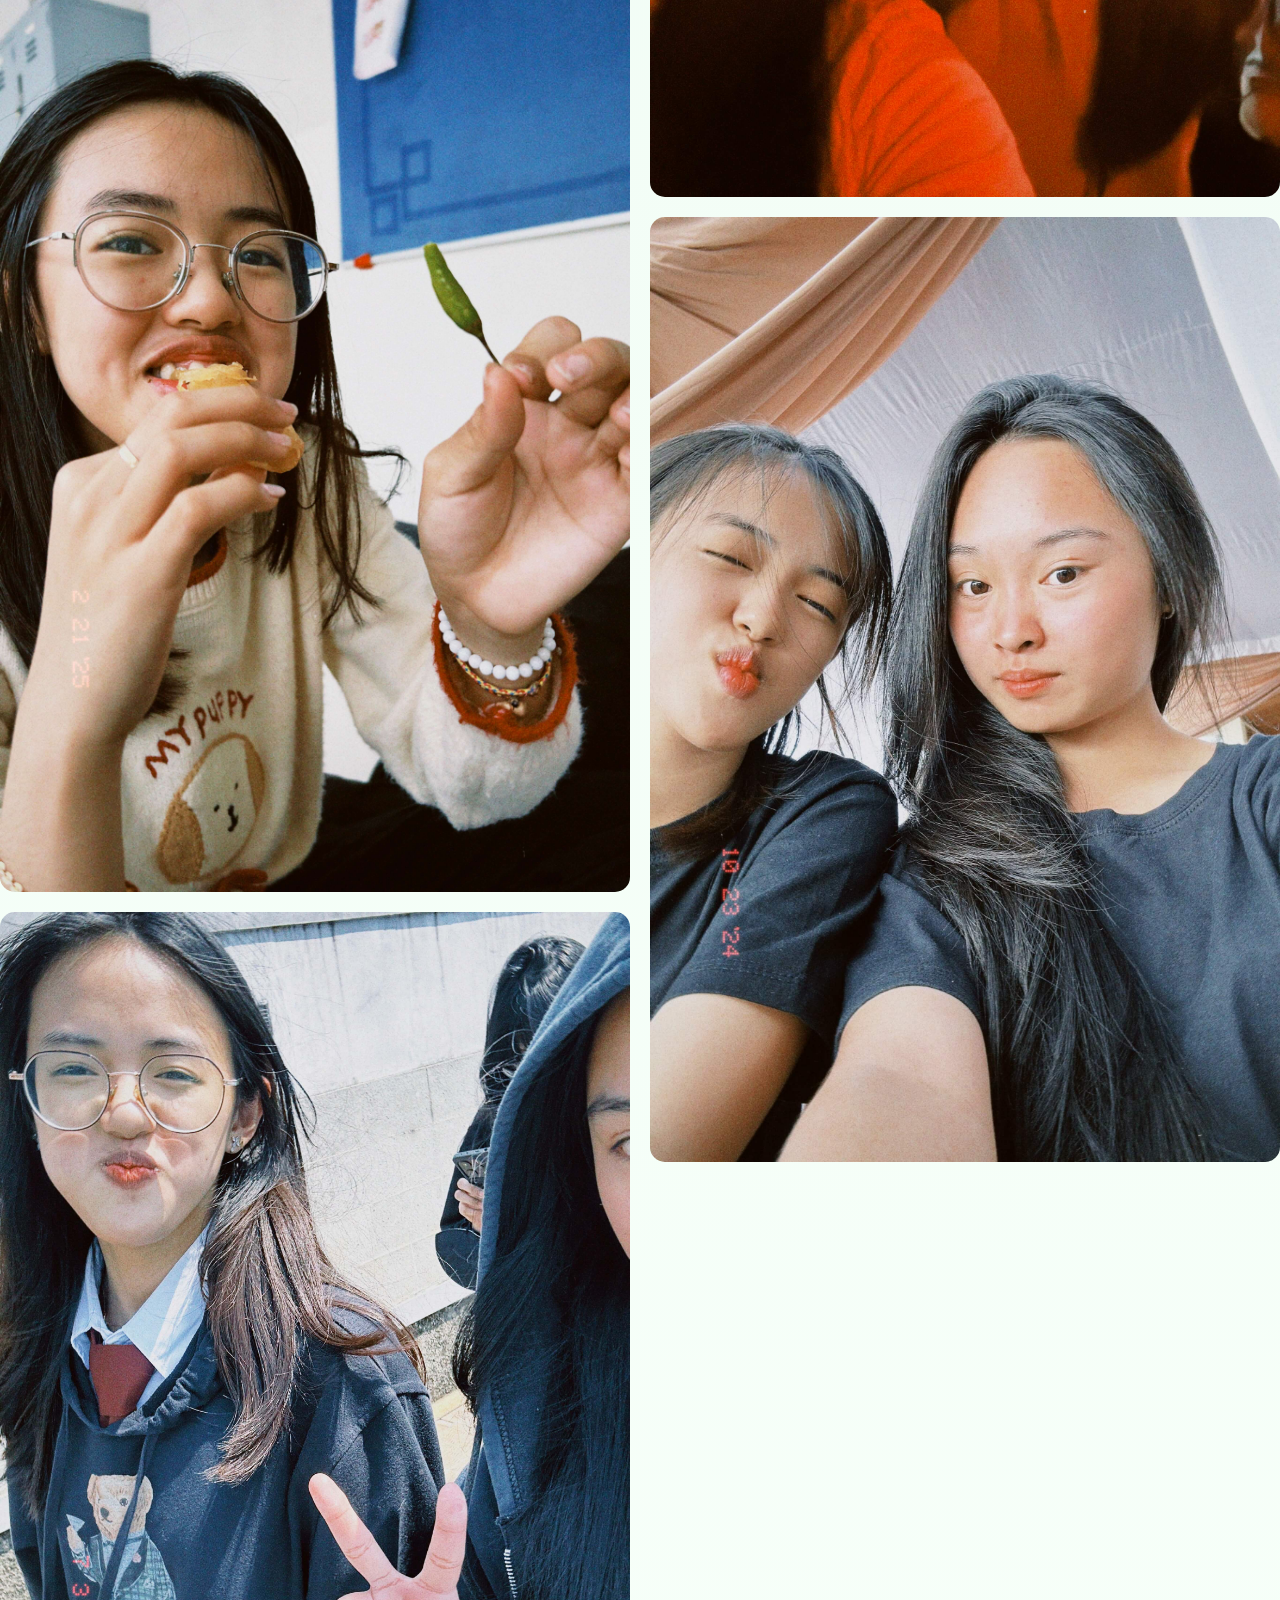
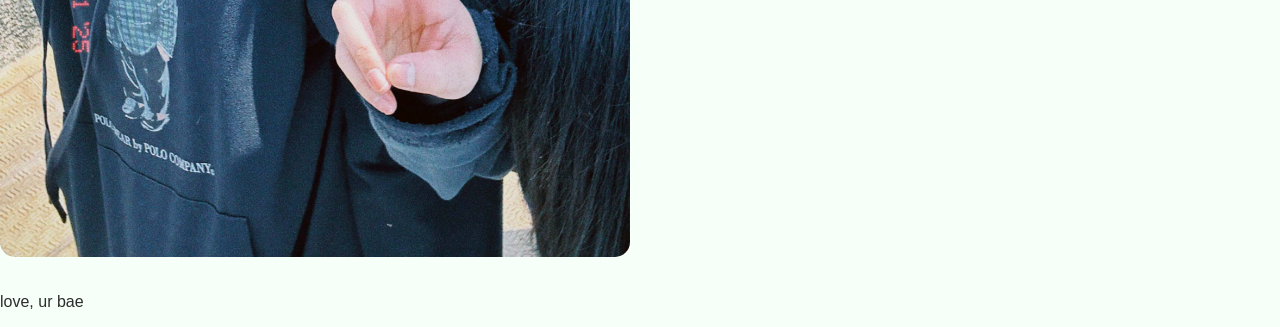
<file: hartaty.html>
<html>
    <head>
        <title>Hartaty</title>
        <link rel="stylesheet" href="style.css">
    </head>

    <body class="hartaty-bg">
    <a href="index.html" class="back-button">
        ♡ home
    </a>
    <section class="hartaty-page">
        <h1>Hartaty</h1>
        <p class="subtitle">
            a little corner of the internet made just for you
        </p>
    </section>
    <iframe data-testid="embed-iframe" style="border-radius:12px" src="https://open.spotify.com/embed/track/1HNkqx9Ahdgi1Ixy2xkKkL?utm_source=generator" width="100%" height="352" frameBorder="0" allowfullscreen="" allow="autoplay; clipboard-write; encrypted-media; fullscreen; picture-in-picture" loading="lazy"></iframe>
    <section class="love-section">
        <h2>5 things i love about you ♡ </h2>
        <div class="love-note">
            <p>
                #1 You are always giving a ton of advises to me especially in styling.
            </p>
            <p>
                #2 You never gate keep with me xixixi.
            </p>
            <p>
                #3 You are always so random, ofc in a good way ya haha.
            </p>
            <p>
                #4 Your always positive.
            </p>
            <p>
                #5 You're the most genuine person I know.
            </p>
        </div>
    </section>
    <section class="envelope-section">
        <h2> a letter for you </h2>
        <div class="envelope" onclick="openLetter()">
            <div class="flap"></div>
            <div class="front"></div>
        </div>
        <p>click to open</p>
    </section>
    <section class="letter-content">
        <img src="photos/ty_polaroid.png" class="letter-photo">
        <div class="letter-box">
            <h2>Dear Hartaty,</h2>
            <p> hai baee, we are finally graduating baee. You are one of the strongest and most determined person I know. CONGRATS BAEE MUAACCHHH!!! </p>
            <p> aku masih inget awal-awal kamu baru masuk kls10, ngomongnya chinese nama mandarinnya baobei lagi wkwkkw. core memories banget sih jujur bae hahaha lowky like first impression aku sih. </p>
            <p> thank you ya bae for everything, jujur aku masih shok kt bisa sedeket ini dari yg awalnya sama2 malu2an??? kek random aja gitu. Also for always helping me with skincare, makeup advises dll, mungkin di kedepannya aku bakal tetep nanya kamu boleh ya baee. </p>
            <p> Once again, I really want to thank you for being such a great friend, I really appreciate everything u do bae. Also, thank you for always supporting me in the things I do, whether it be something silly or illegal HAHAH </p>
            <p> Your baby, </p>
            <p> Michelle </p>
        </div>
    </section>
    <section class="memories-section">
        <h2>our memories</h2>
        <div class="memory-grid">
            <img src="hartaty/hartaty-1.JPG">
            <img src="hartaty/hartaty-2.JPG">
            <img src="hartaty/hartaty-3.JPG">
            <img src="hartaty/hartaty-4.JPG">
            <img src="hartaty/hartaty-5.JPG">
            <img src="hartaty/hartaty-6.JPG">
            <img src="hartaty/hartaty-7.JPG">
            <img src="hartaty/hartaty-8.JPG">
            <img src="hartaty/hartaty-9.JPG">
            <img src="hartaty/hartaty-10.JPG">
            <img src="hartaty/hartaty-11.JPG">
            <img src="hartaty/hartaty-12.JPG">
            <img src="hartaty/hartaty-13.JPG">
            <img src="hartaty/hartaty-14.JPG">
            <img src="hartaty/hartaty-15.JPG">
            <img src="hartaty/hartaty-16.JPG">
            <img src="hartaty/hartaty-17.JPG">
            <img src="hartaty/hartaty-18.JPG">
            <img src="hartaty/hartaty-19.JPG">
            <img src="hartaty/hartaty-20.JPG">
            <img src="hartaty/hartaty-21.JPG">
            <img src="hartaty/hartaty-22.JPG">
        </div>
    </section>
    <section class="ending-section">
        <p>love, ur bae</p>
    </section>
    <script>
        function openLetter(){
            document.querySelector(".envelope").classList.add("open");
            setTimeout(() => {
                const letter = document.querySelector(".letter-content");
                letter.style.display = "block";
                setTimeout(() => {
                    letter.classList.add("show");
                }, 50);
            }, 700);
           
        }
    </script>
    </body>
</html>
</file>
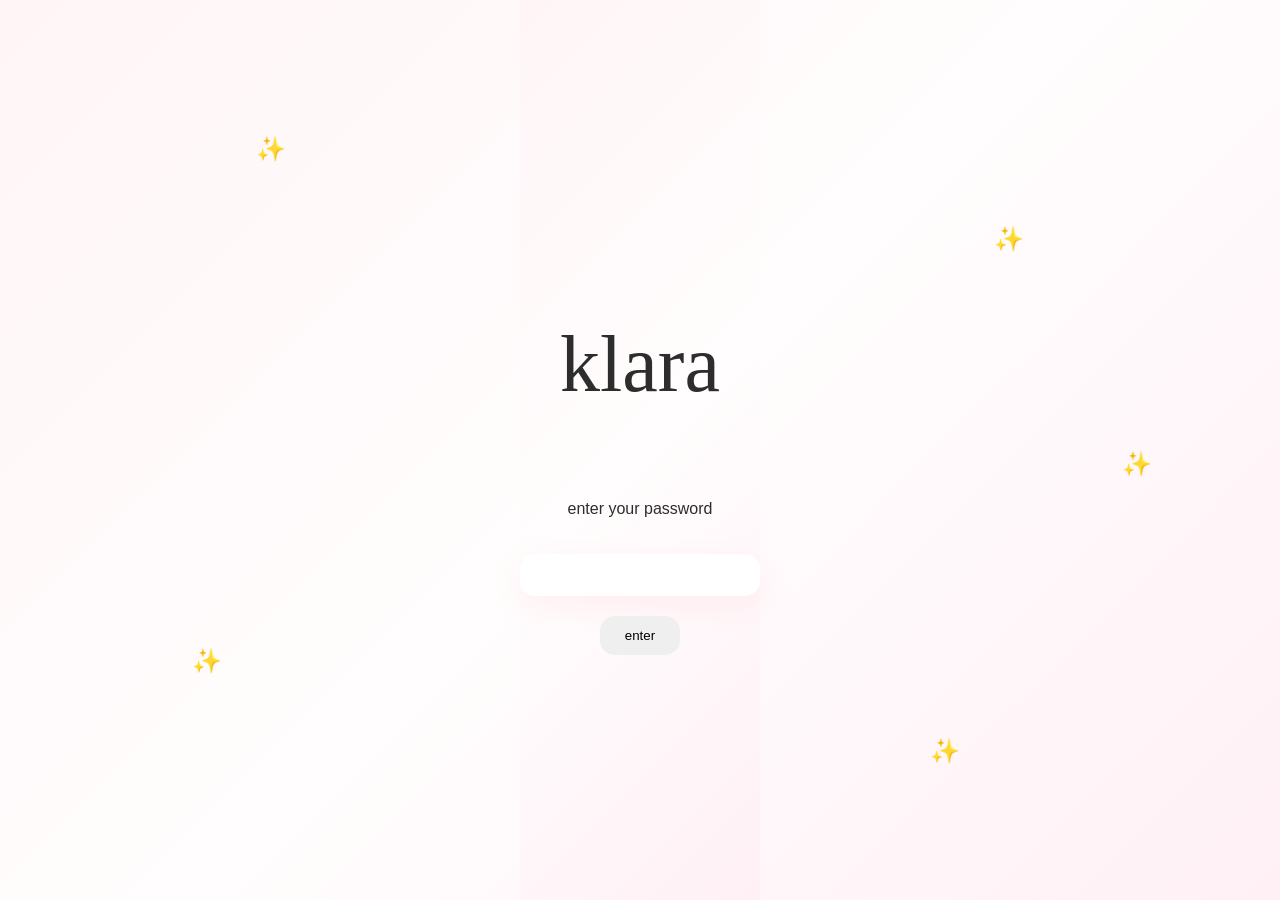
<file: klara-password.html>
<html>
    <head>
        <title>Klara</title>
        <link rel="stylesheet" href="style.css">
    </head>

    <body>
        <div class="password-page">
            <div class="password-page">
    
                <div class="password-sparkles">
                    <span>✨</span>
                    <span>✨</span>
                    <span>✨</span>
                    <span>✨</span>
                    <span>✨</span>
                </div>
        <h1>klara</h1>
        <p>enter your password</p>
        <input type="password" id="password">
        <button onclick="checkPassword()">enter</button>
    </div>
    <script>
        function checkPassword() {
            const password = document.getElementById("password").value;

            if(password === "myfavdaughtermichelle14") {
                window.location.href = "klara.html";
            }

            else {
                alert("wrong password!");
            }
        }
        
    </script>
    </body>
</html>
</file>
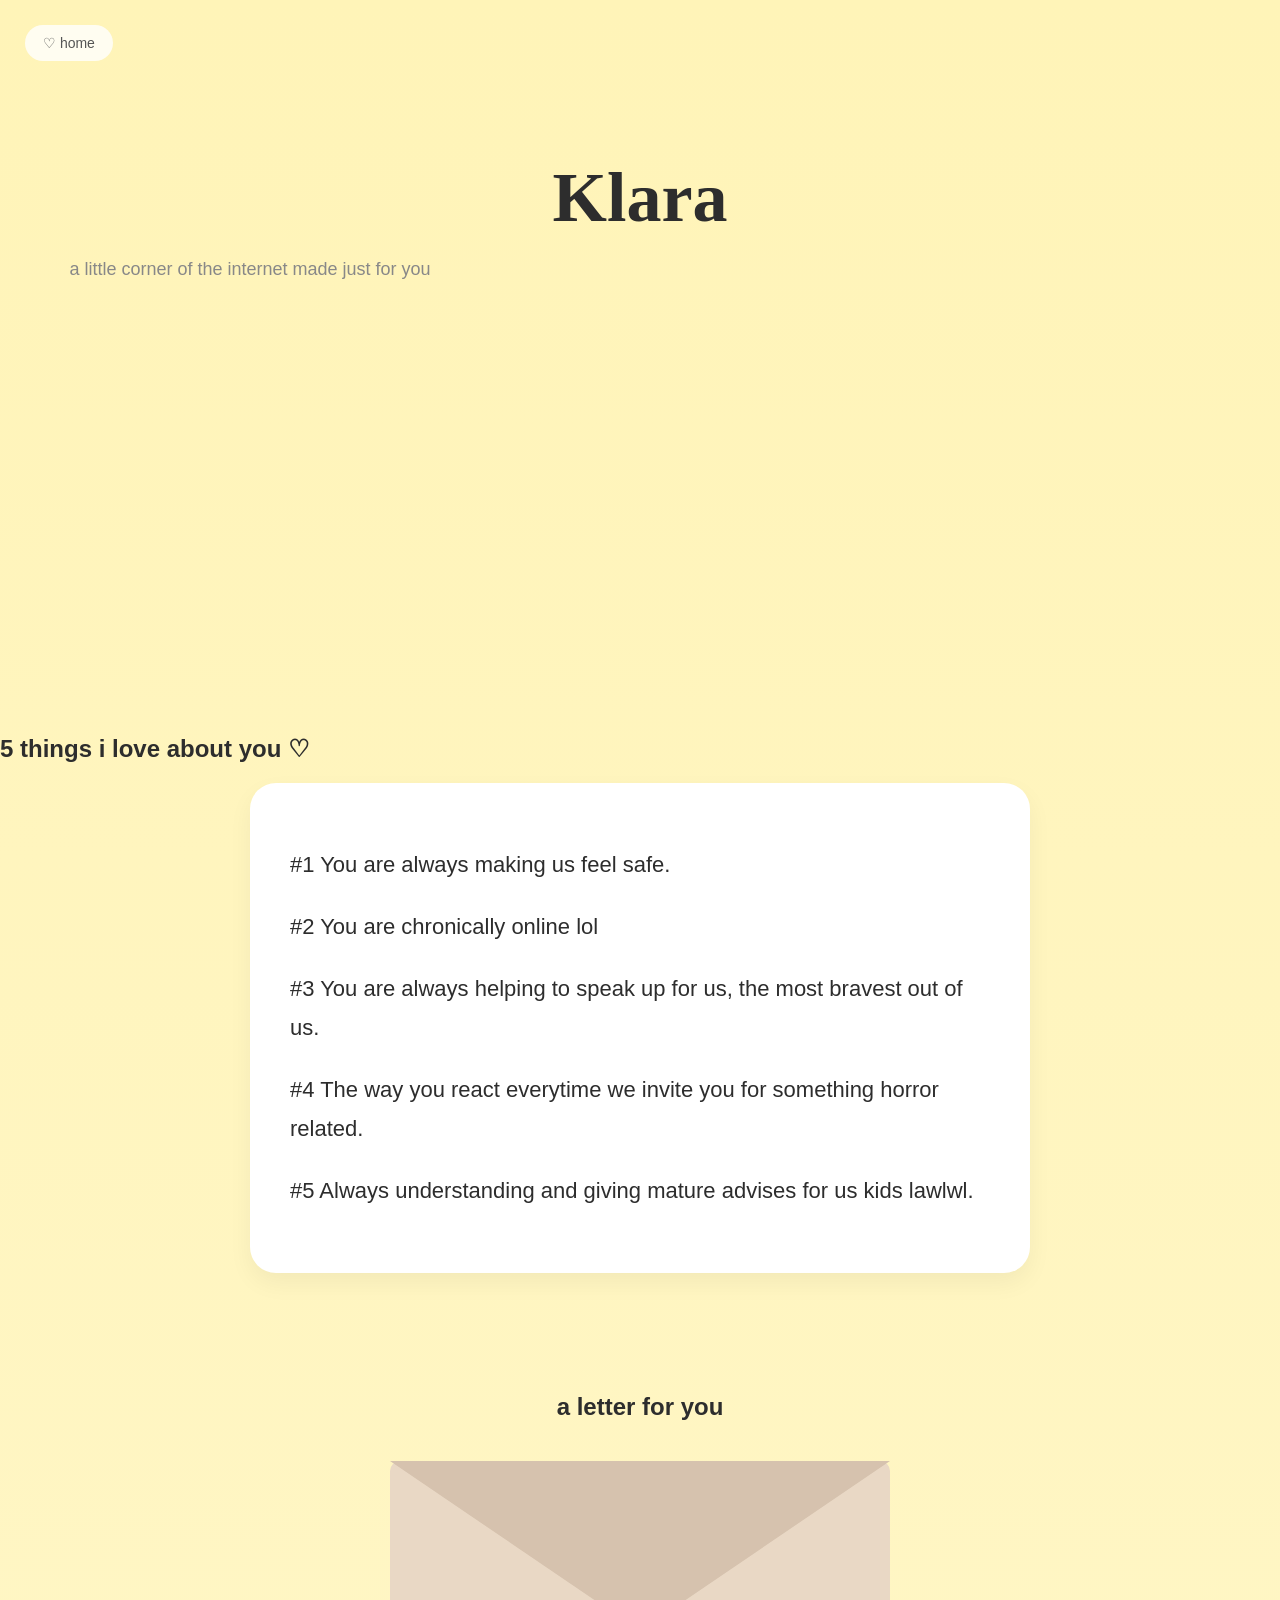
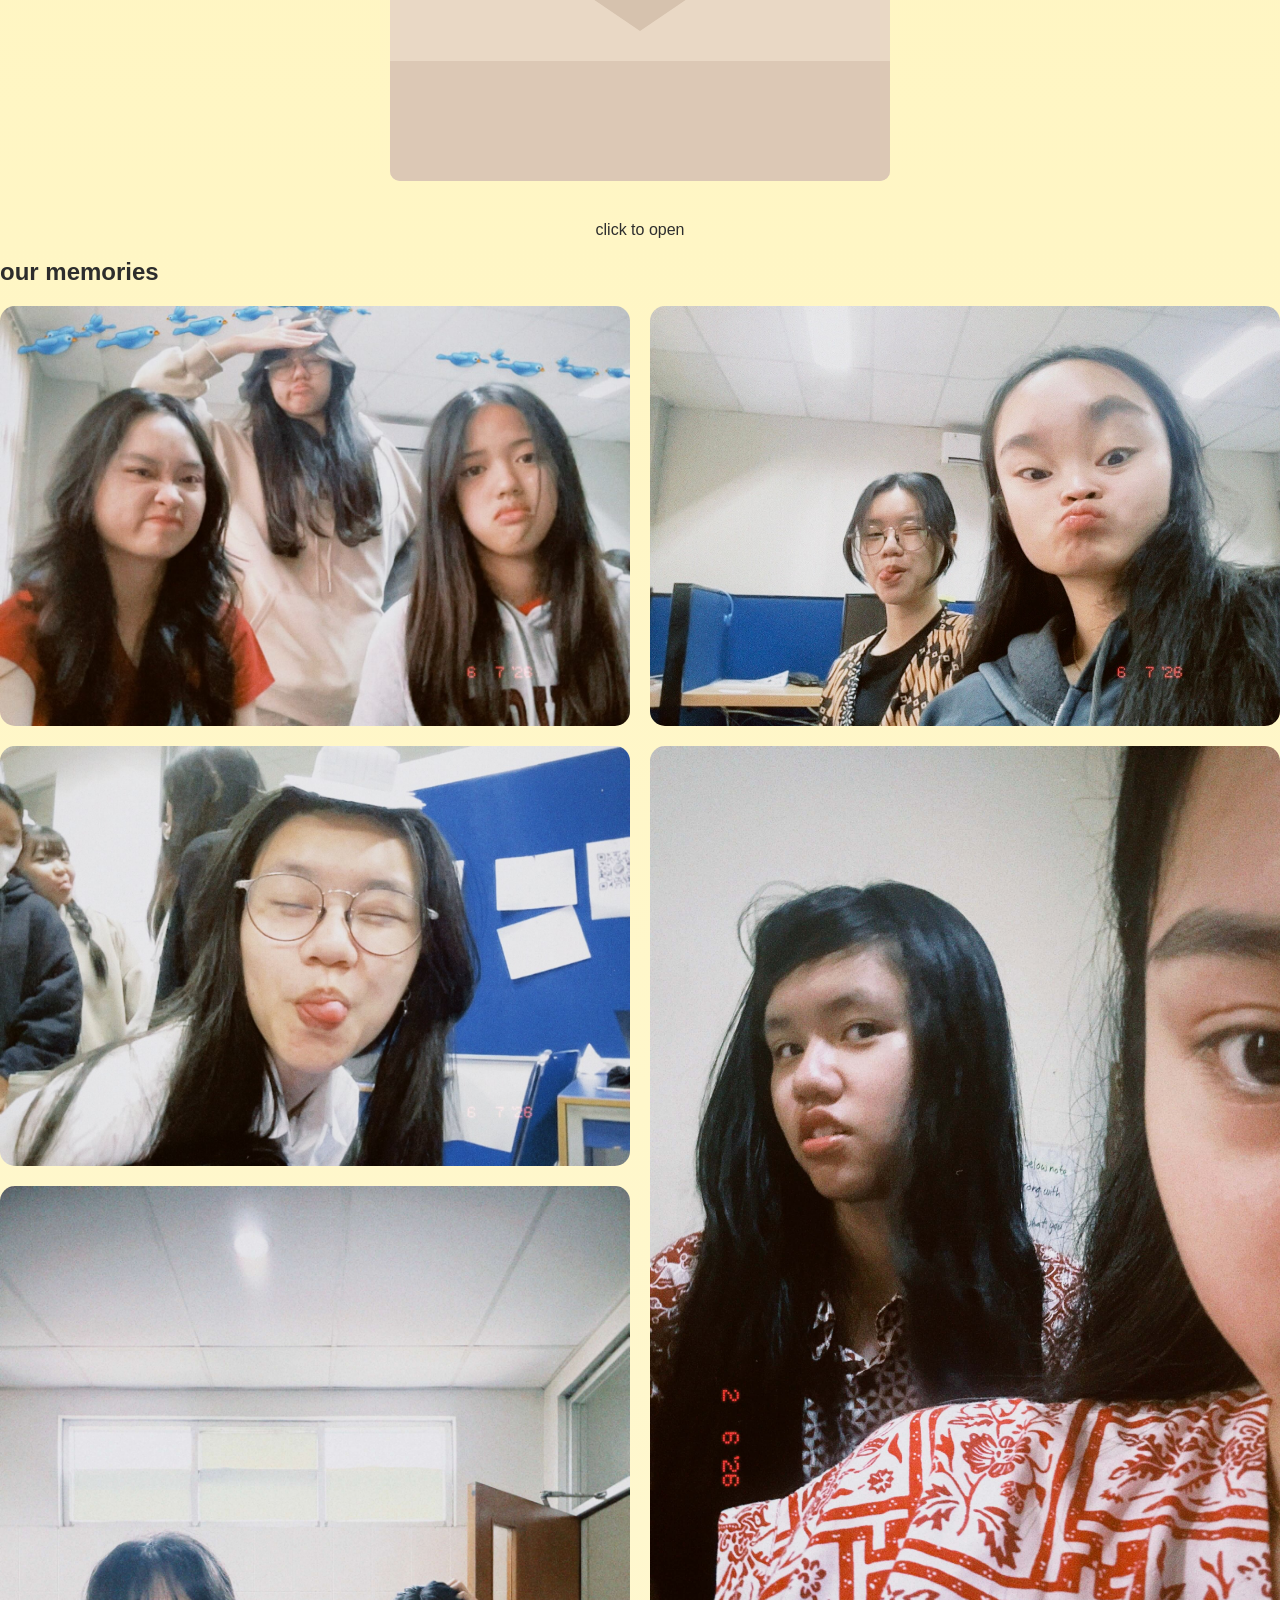
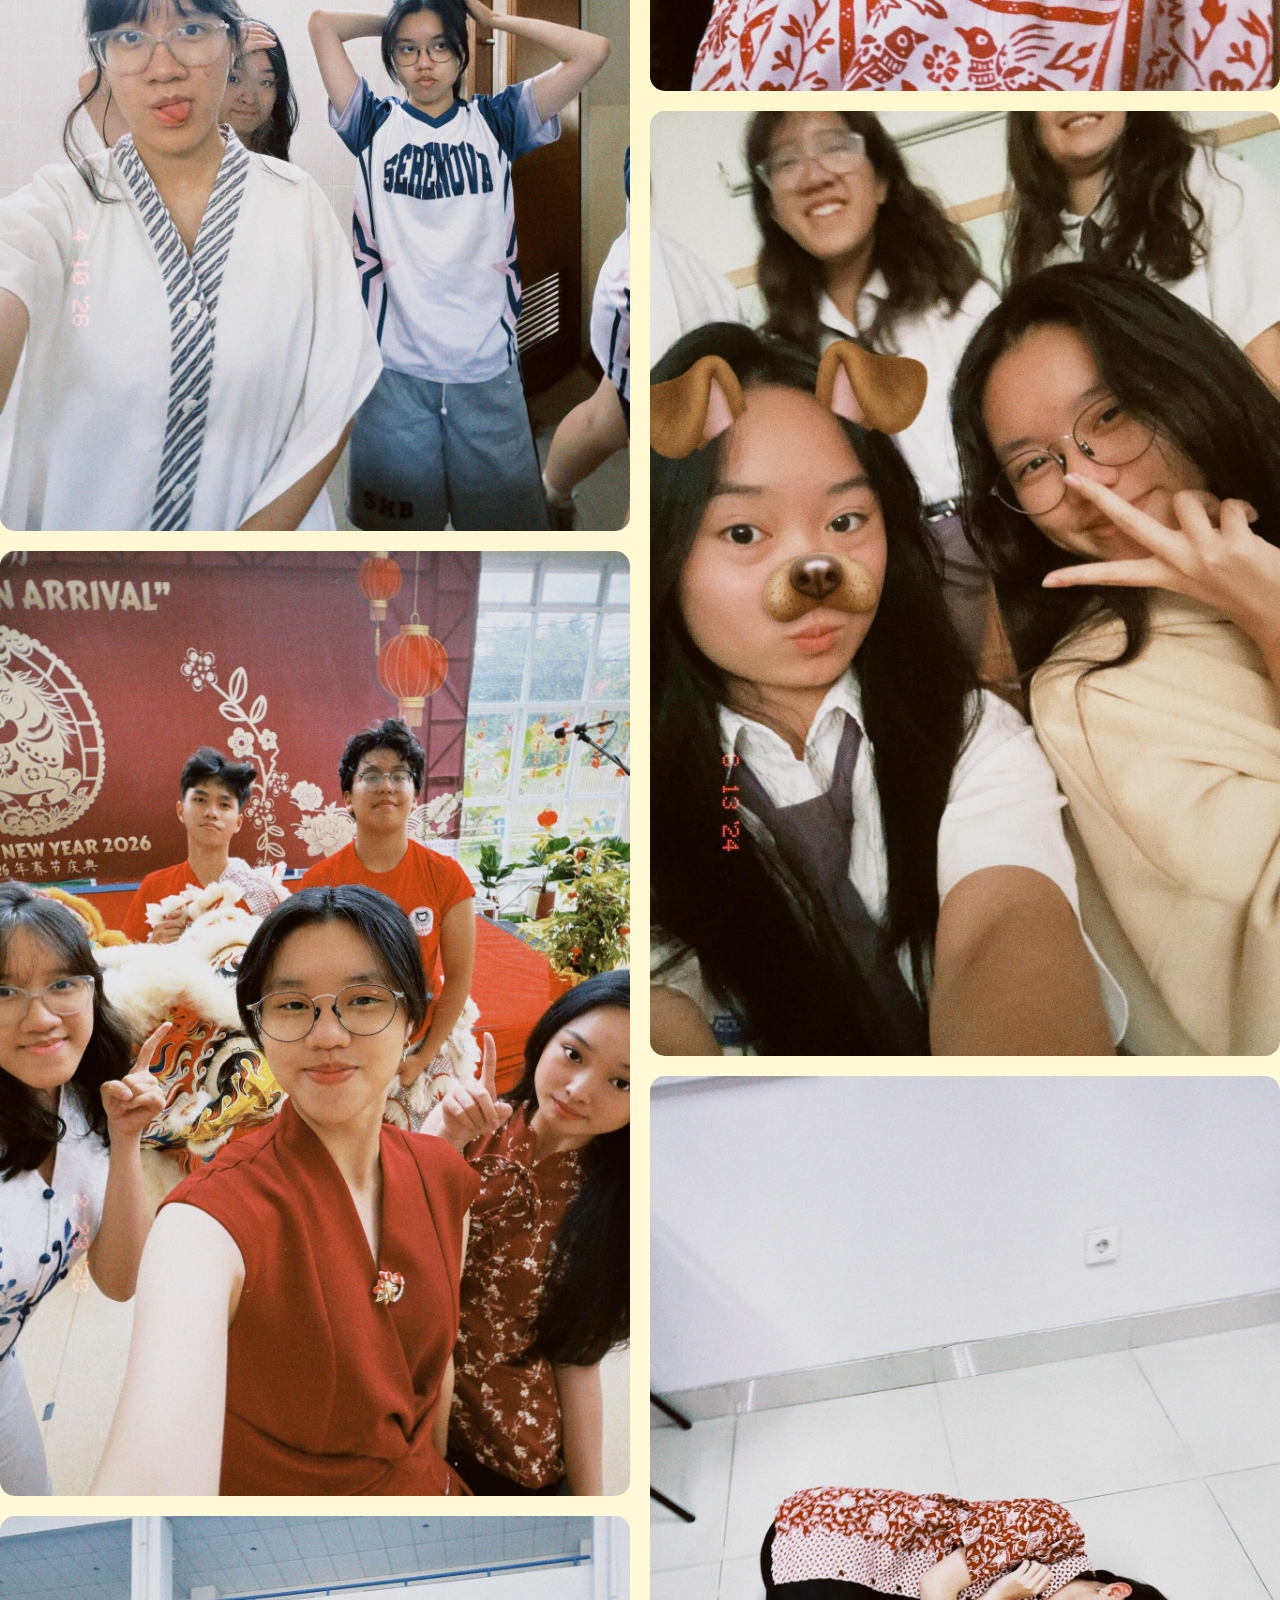
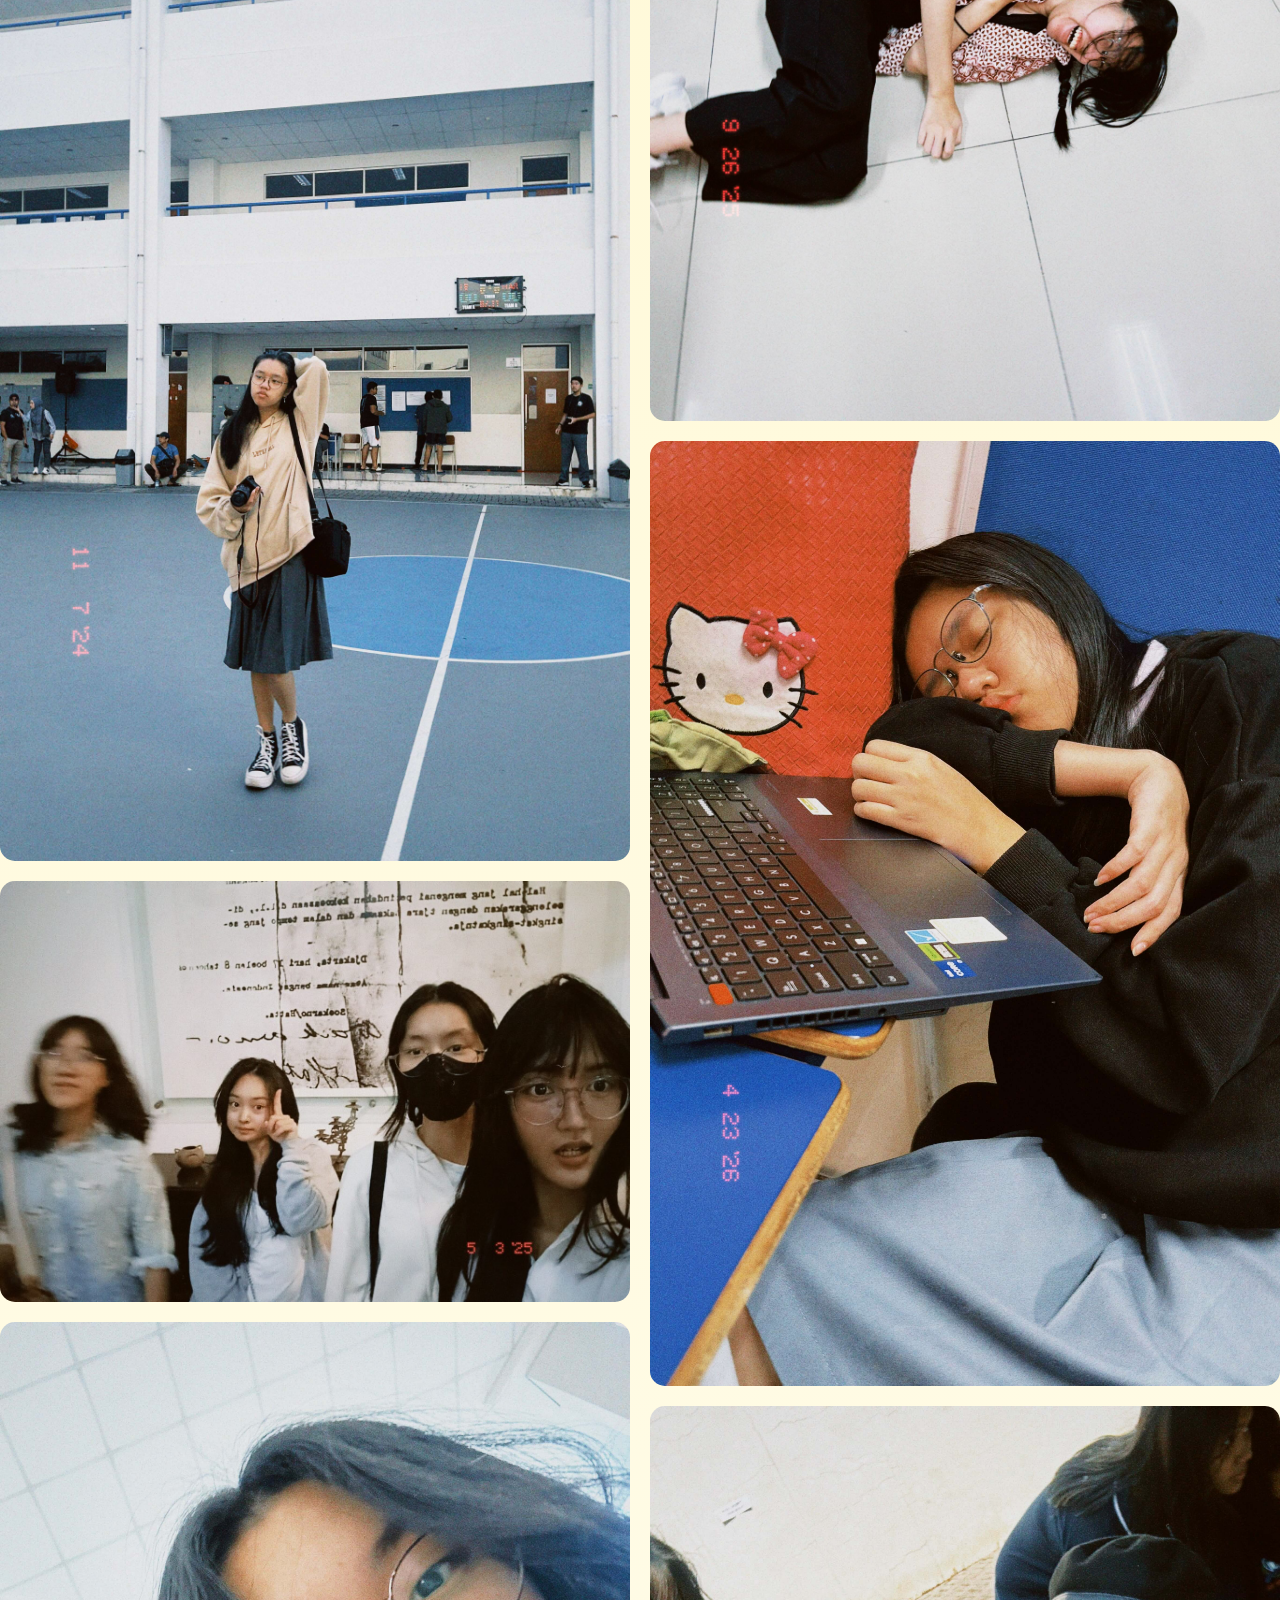
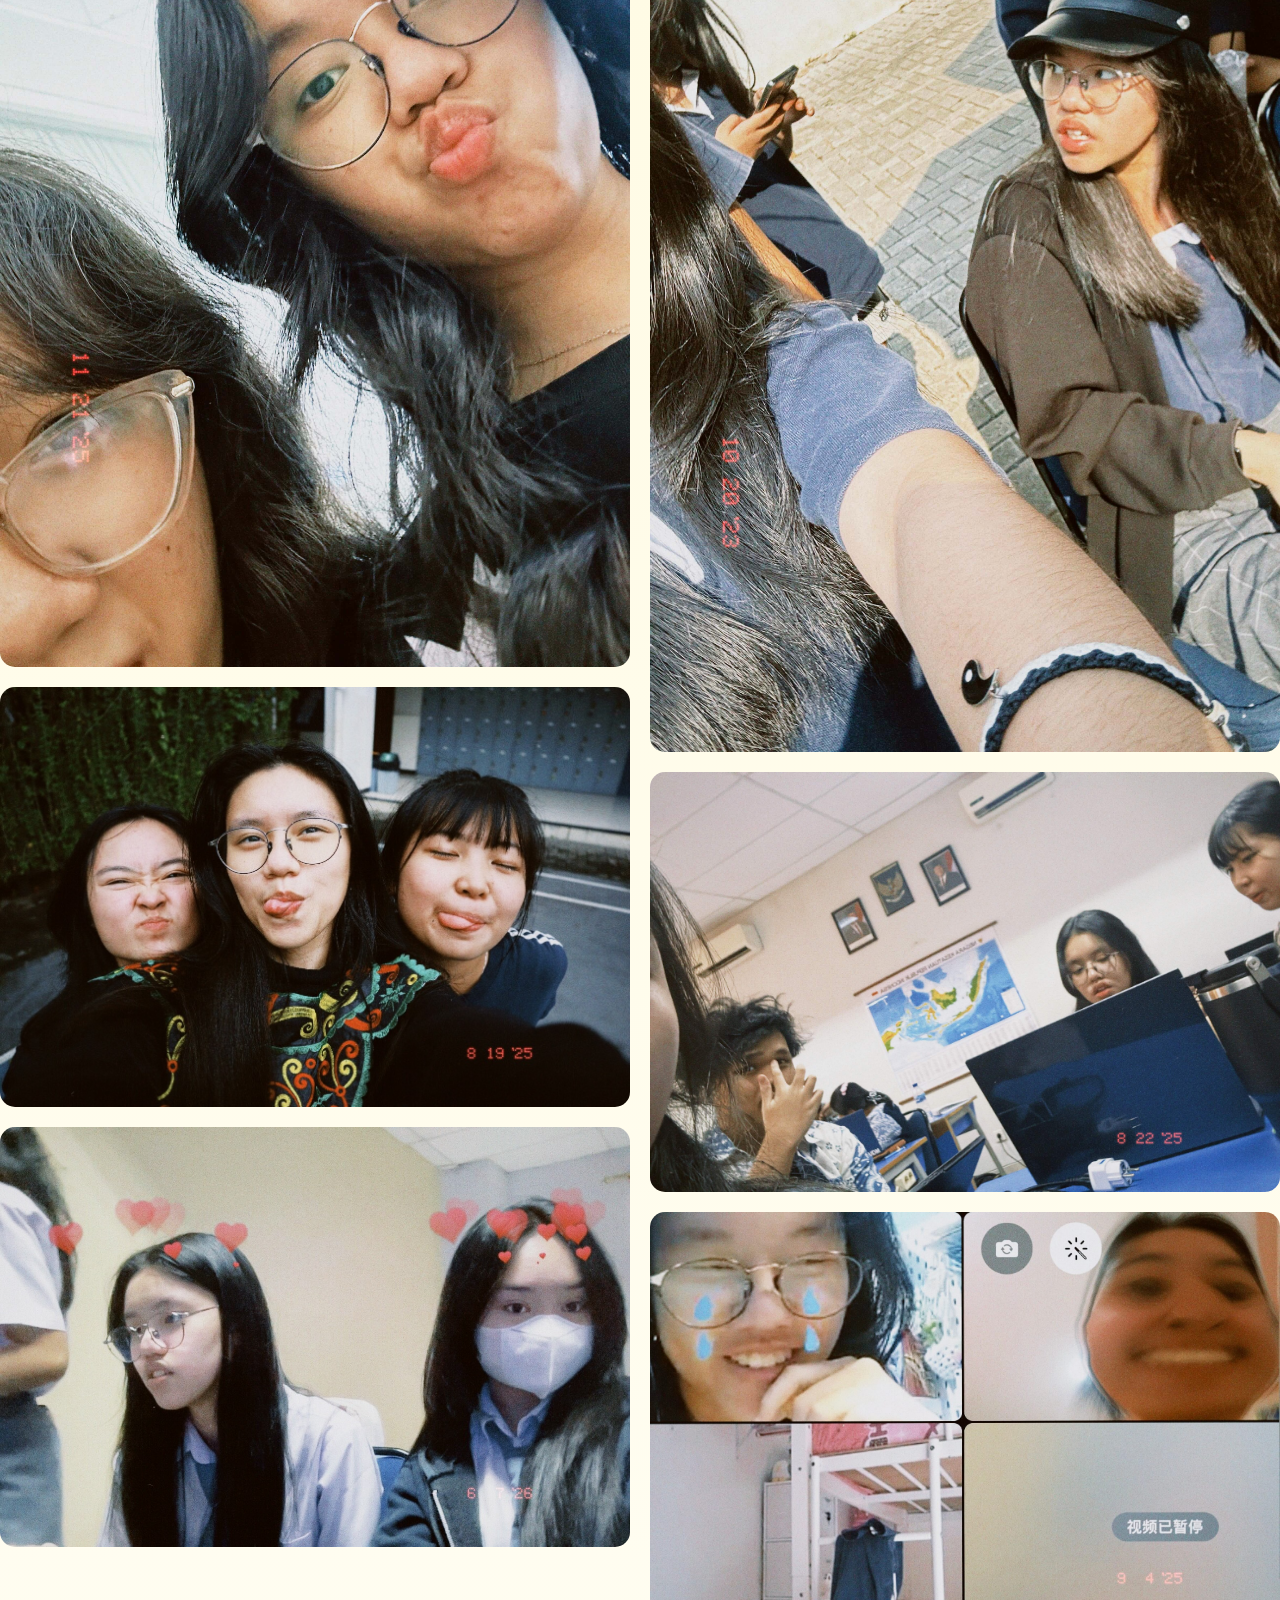
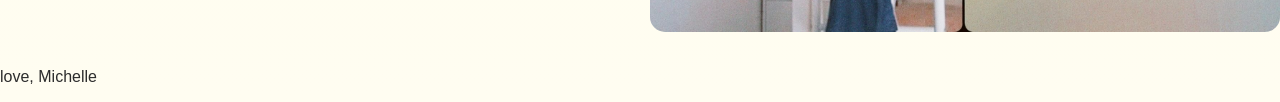
<file: klara.html>
<html>
    <head>
        <title>Klara</title>
        <link rel="stylesheet" href="style.css">
    </head>

    <body class="klara-bg">
    <a href="index.html" class="back-button">
        ♡ home
    </a>
    <section class="klara-page">
        <h1>Klara</h1>
        <p class="subtitle">
            a little corner of the internet made just for you
        </p>
    </section>
        <iframe data-testid="embed-iframe" style="border-radius:12px" src="https://open.spotify.com/embed/track/35ytd9cmG15jXG0RKWC9p4?utm_source=generator&theme=0" width="100%" height="352" frameBorder="0" allowfullscreen="" allow="autoplay; clipboard-write; encrypted-media; fullscreen; picture-in-picture" loading="lazy"></iframe>
    <section class="love-section">
        <h2>5 things i love about you ♡ </h2>
        <div class="love-note">
            <p>
                #1 You are always making us feel safe.
            </p>
            <p>
                #2 You are chronically online lol
            </p>
            <p>
                #3 You are always helping to speak up for us, the most bravest out of us.
            </p>
            <p>
                #4 The way you react everytime we invite you for something horror related.
            </p>
            <p>
                #5 Always understanding and giving mature advises for us kids lawlwl.
            </p>
        </div>
    </section>
    <section class="envelope-section">
        <h2> a letter for you </h2>
        <div class="envelope" onclick="openLetter()">
            <div class="flap"></div>
            <div class="front"></div>
        </div>
        <p>click to open</p>
    </section>
    <section class="letter-content">
        <img src="photos/ala_polaroid.png" class="letter-photo">
        <div class="letter-box">
            <h2>Dear Alaaa,</h2>
            <p> helloo mum, we finally made ittt, we graduated high school!! </p>
            <p> I pray that in uni, you will sleep less in class, and start to lock in since we wont wakey u any more mum. Despite ur busy schedule, do remember that u have 7 kids across the world that will always trouble u xixi. </p>
            <p> Your best daughter, </p>
            <p> Michelle </p>
        </div>
    </section>
    <section class="memories-section">
        <h2>our memories</h2>
        <div class="memory-grid">
            <img src="klara/klara-1.JPG">
            <img src="klara/klara-2.JPG">
            <img src="klara/klara-3.JPG">
            <img src="klara/klara-4.JPG">
            <img src="klara/klara-5.JPG">
            <img src="klara/klara-6.JPG">
            <img src="klara/klara-7.JPG">
            <img src="klara/klara-8.JPG">
            <img src="klara/klara-9.JPG">
            <img src="klara/klara-10.JPG">
            <img src="klara/klara-11.JPG">
            <img src="klara/klara-12.JPG">
            <img src="klara/klara-13.JPG">
            <img src="klara/klara-14.JPG">
            <img src="klara/klara-15.JPG">
            <img src="klara/klara-16.JPG">
            <img src="klara/klara-17.JPG">
         
        </div>
    </section>
    <section class="ending-section">
        <p>love, Michelle</p>
    </section>
    <script>
        function openLetter(){
            document.querySelector(".envelope").classList.add("open");
            setTimeout(() => {
                const letter = document.querySelector(".letter-content");
                letter.style.display = "block";
                setTimeout(() => {
                    letter.classList.add("show");
                }, 50);
            }, 700);
           
        }
    </script>
    </body>
</html>
</file>
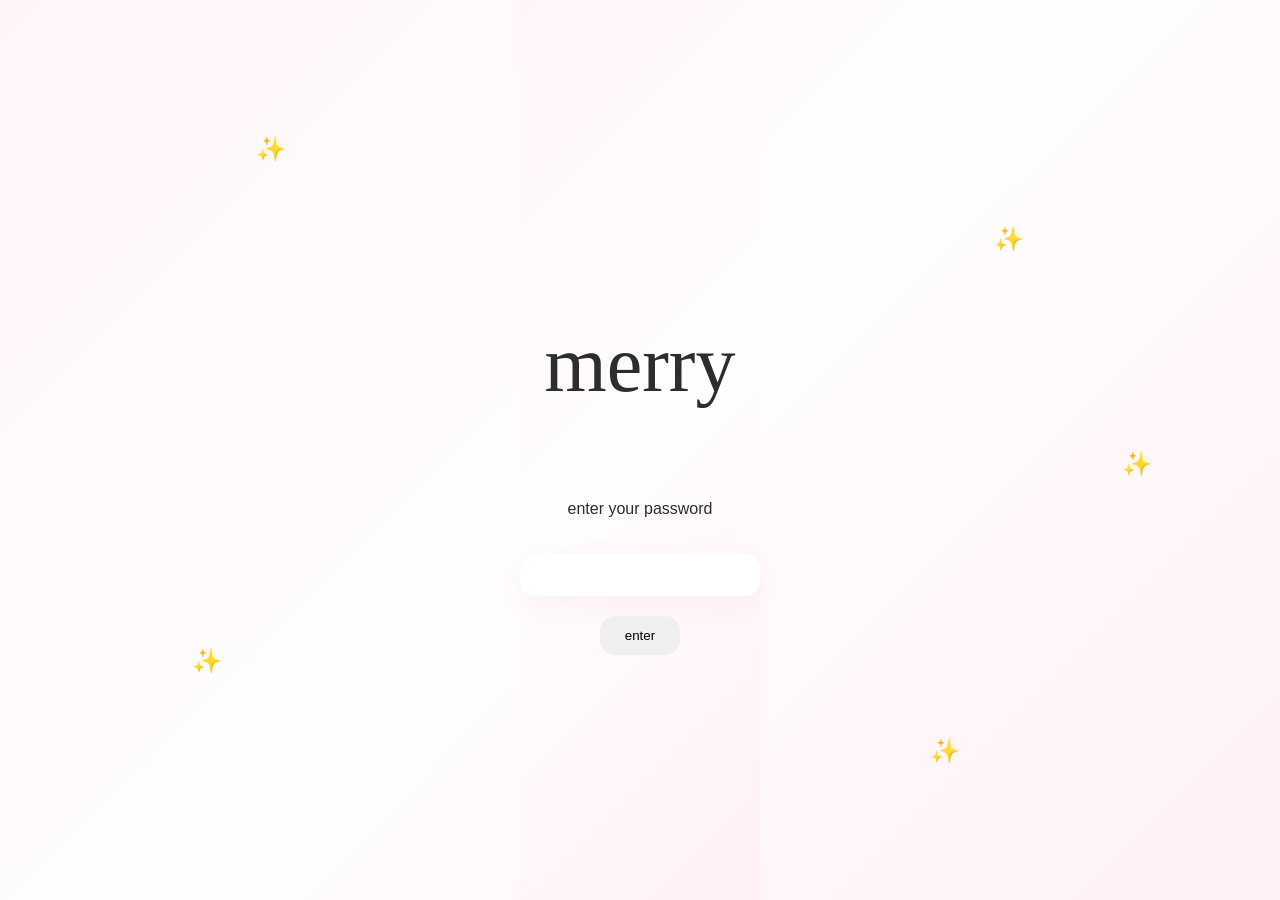
<file: merry-password.html>
<html>
    <head>
        <title>Merry</title>
        <link rel="stylesheet" href="style.css">
    </head>

    <body>
        <div class="password-page">
            <div class="password-page">
    
                <div class="password-sparkles">
                    <span>✨</span>
                    <span>✨</span>
                    <span>✨</span>
                    <span>✨</span>
                    <span>✨</span>
                </div>
        <h1>merry</h1>
        <p>enter your password</p>
        <input type="password" id="password">
        <button onclick="checkPassword()">enter</button>
    </div>
    <script>
        function checkPassword() {
            const password = document.getElementById("password").value;

            if(password === "unniemichellecute") {
                window.location.href = "merry.html";
            }

            else {
                alert("wrong password!");
            }
        }
        
    </script>
    </body>
</html>
</file>
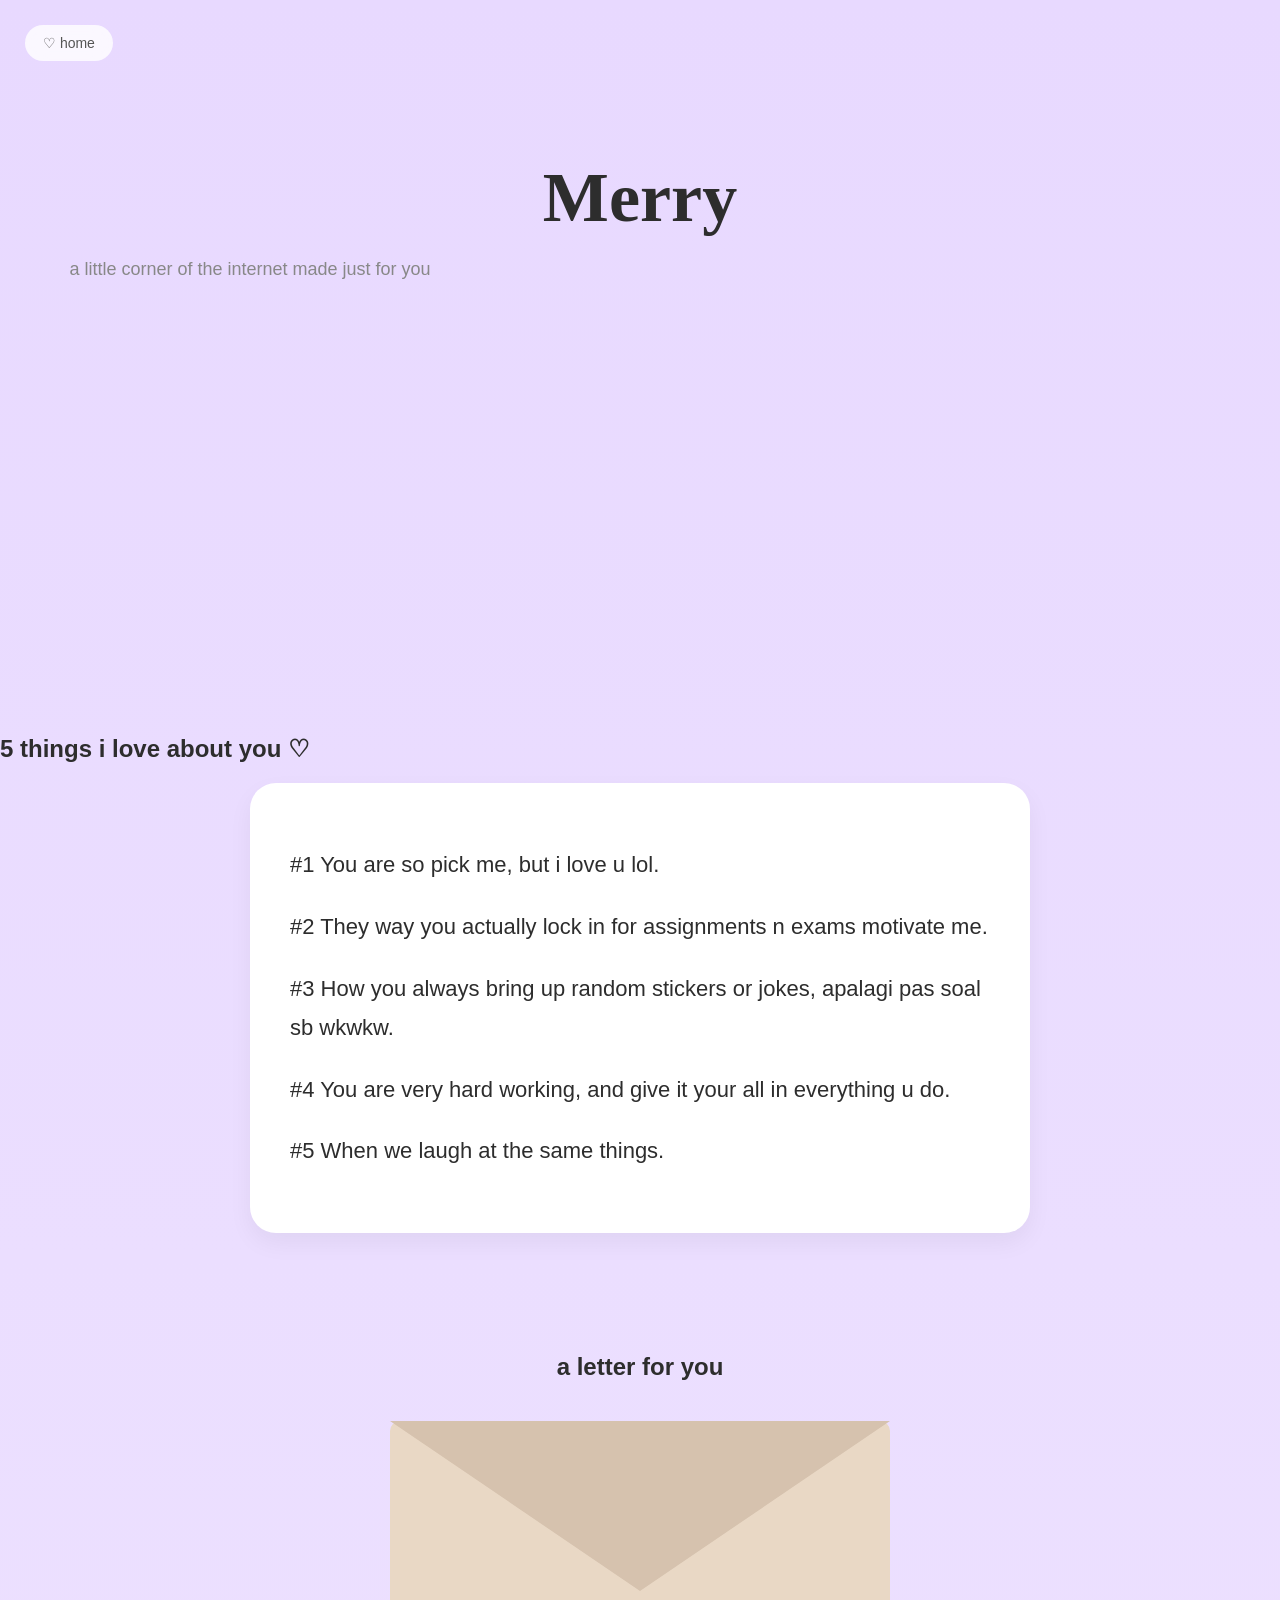
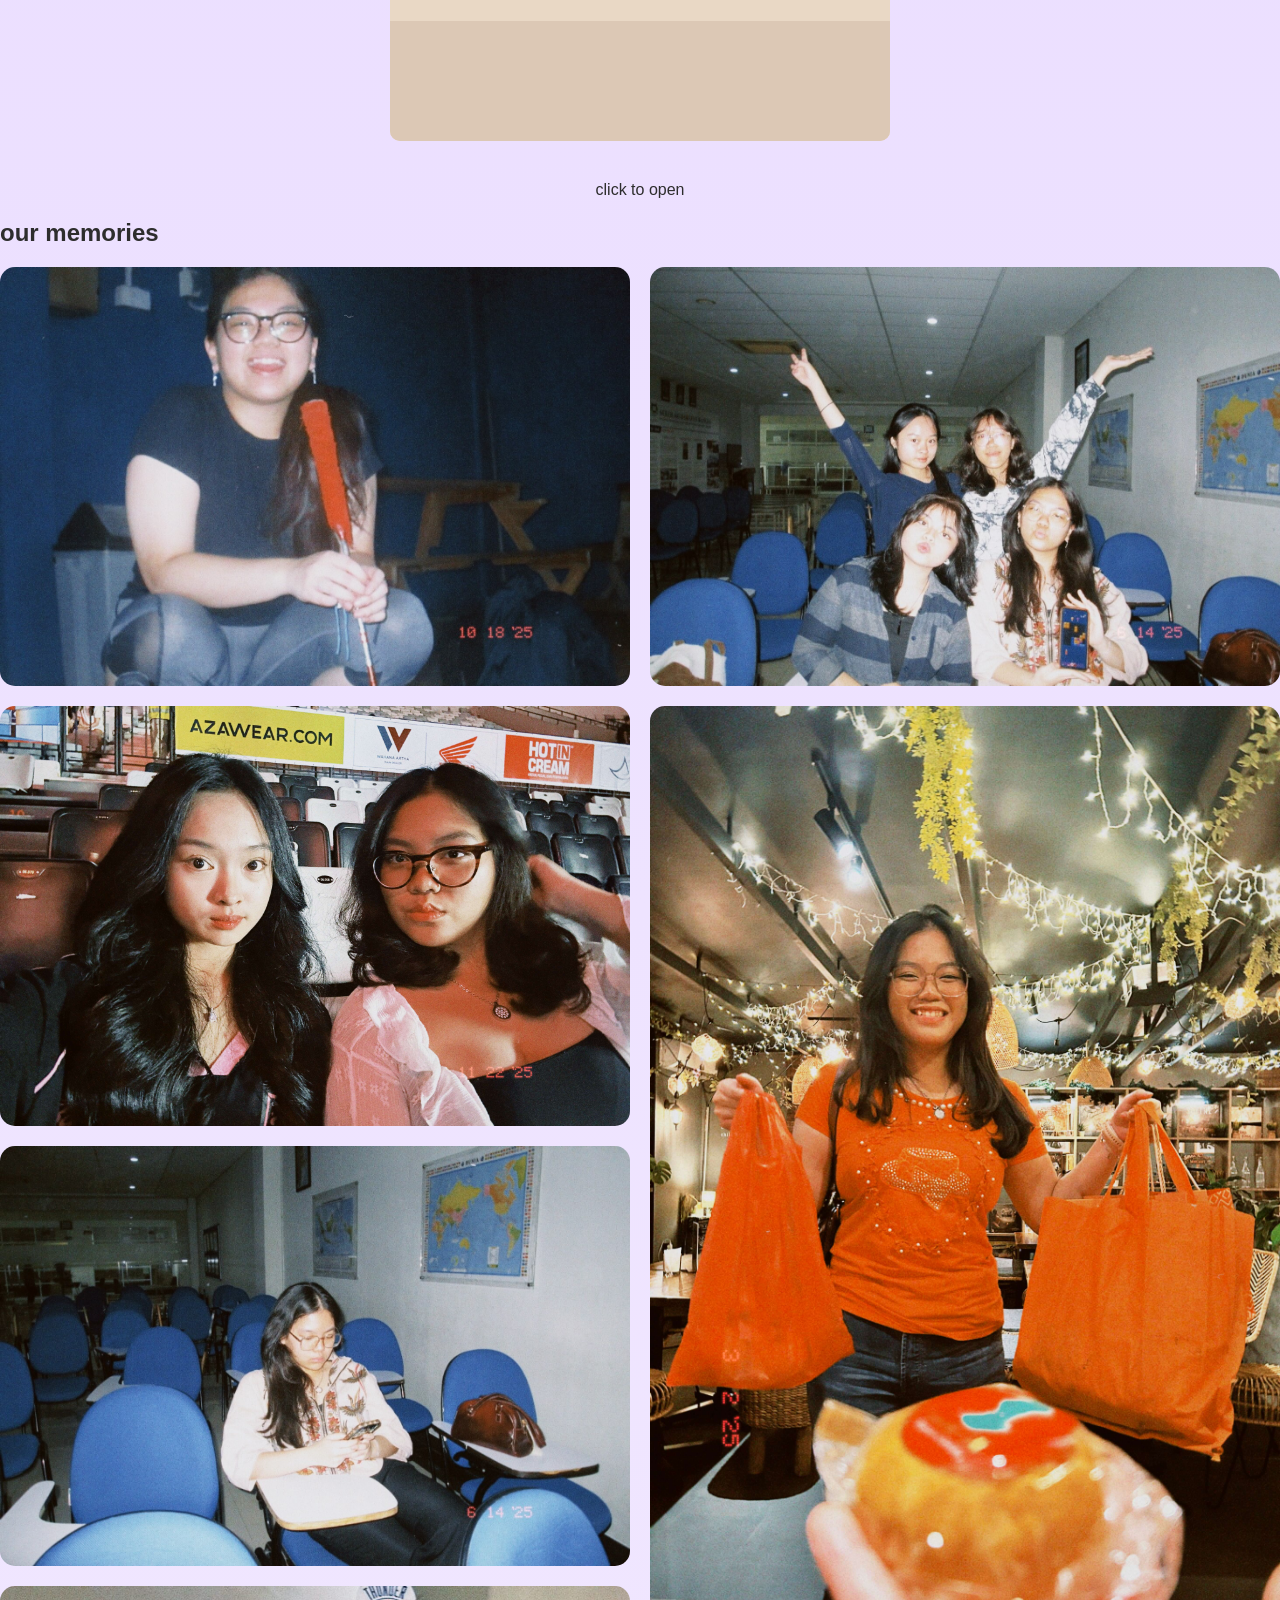
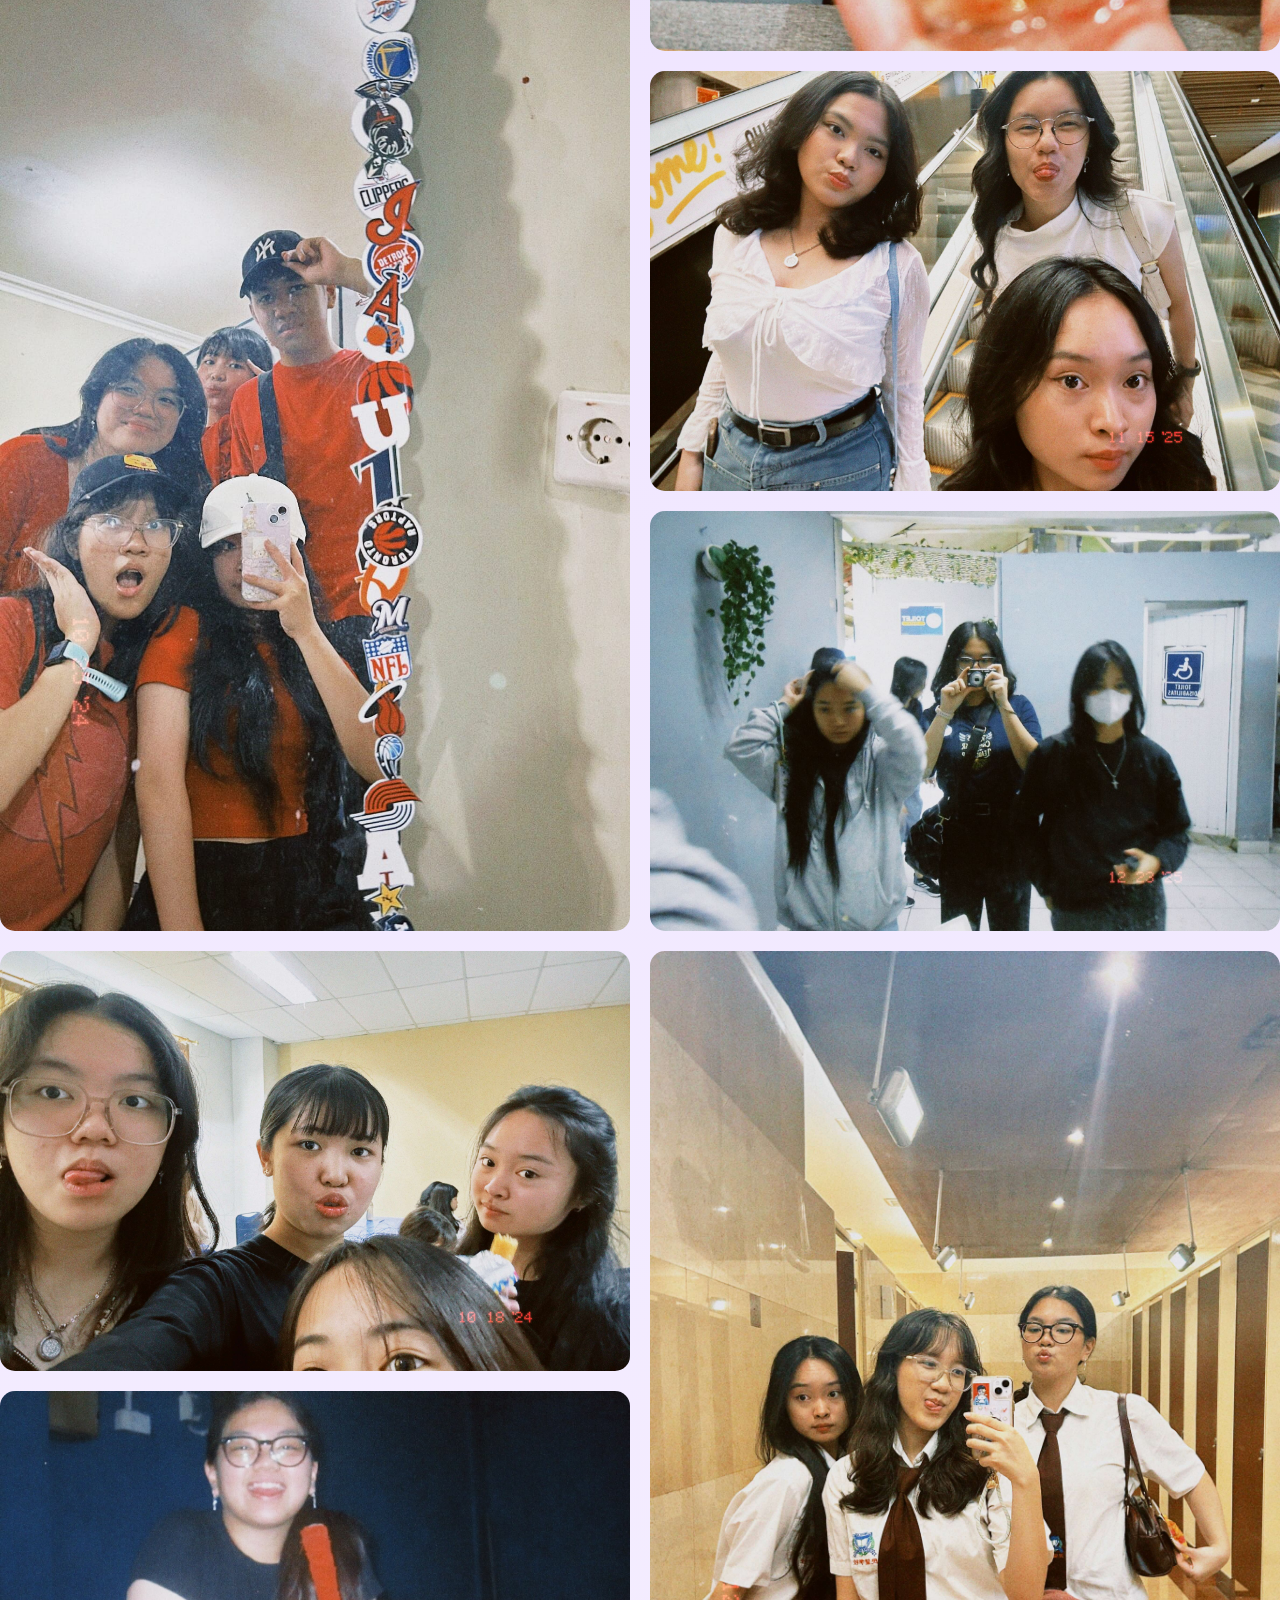
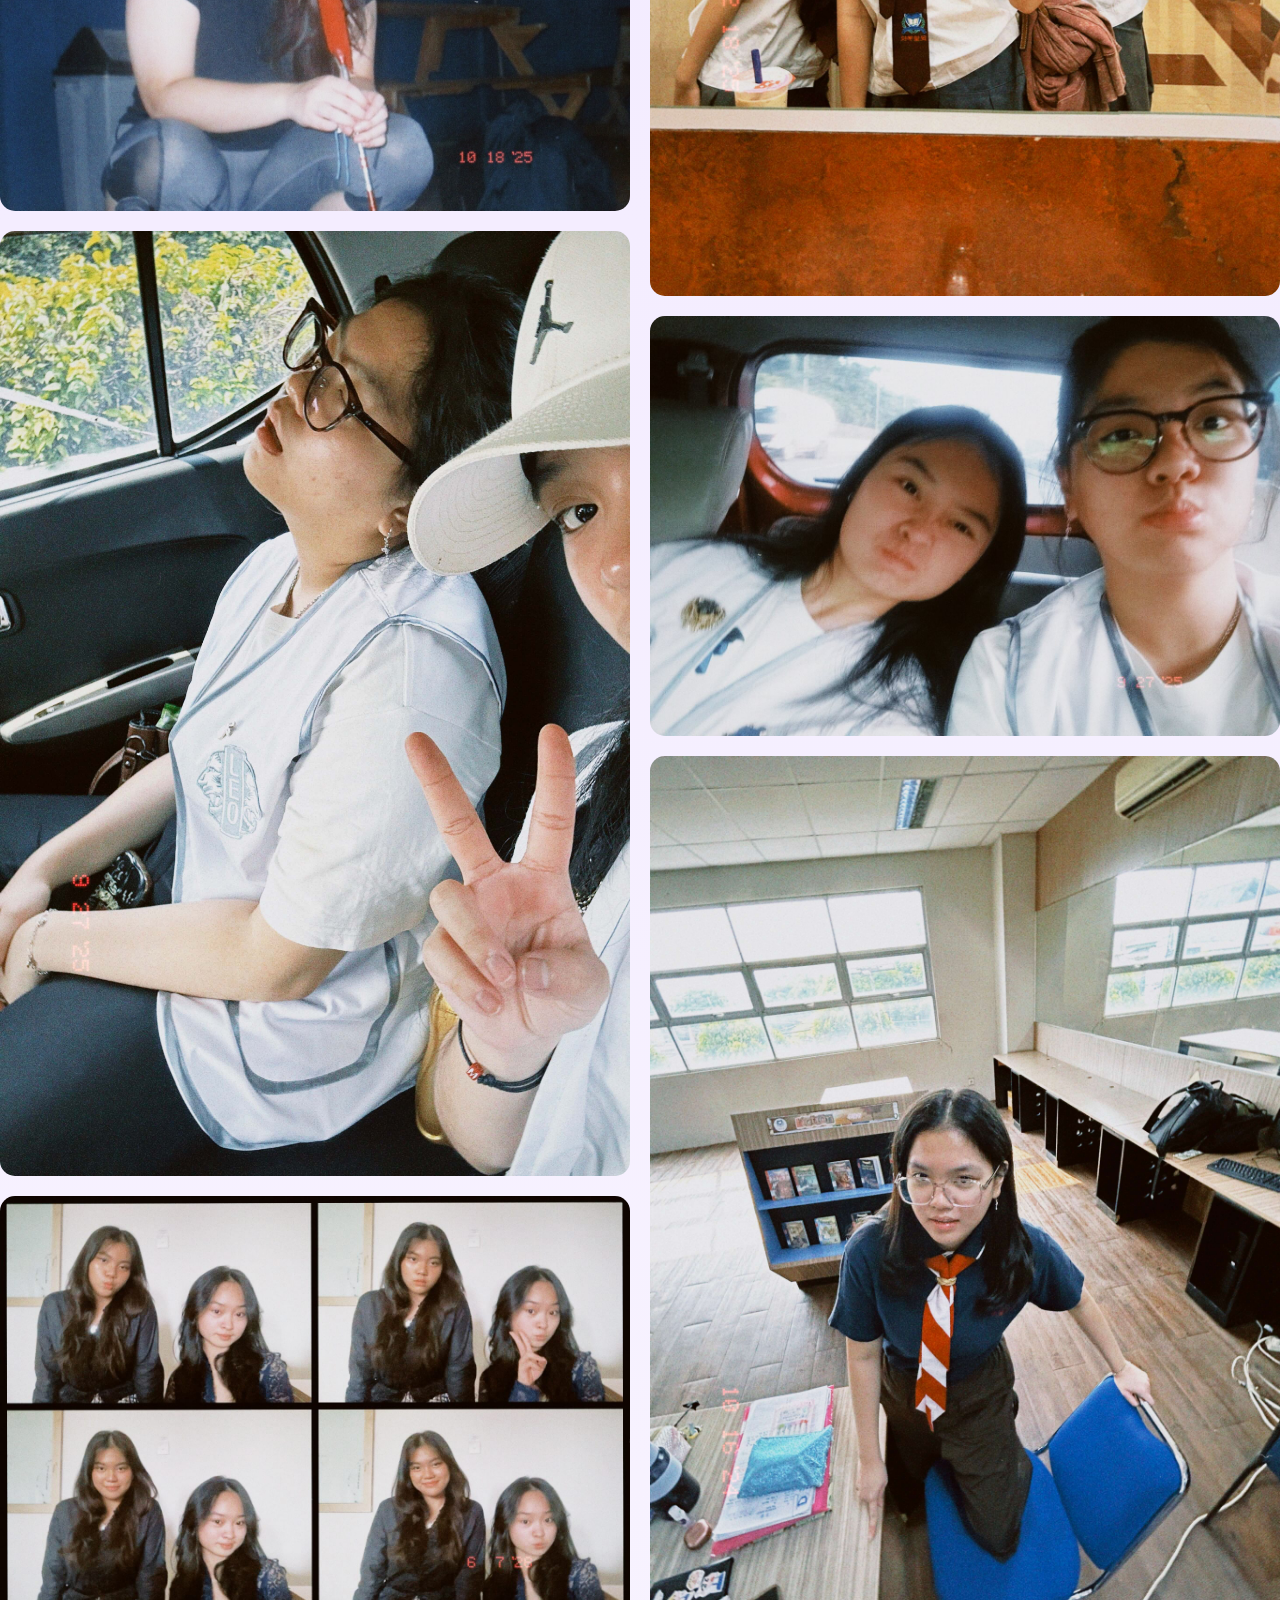
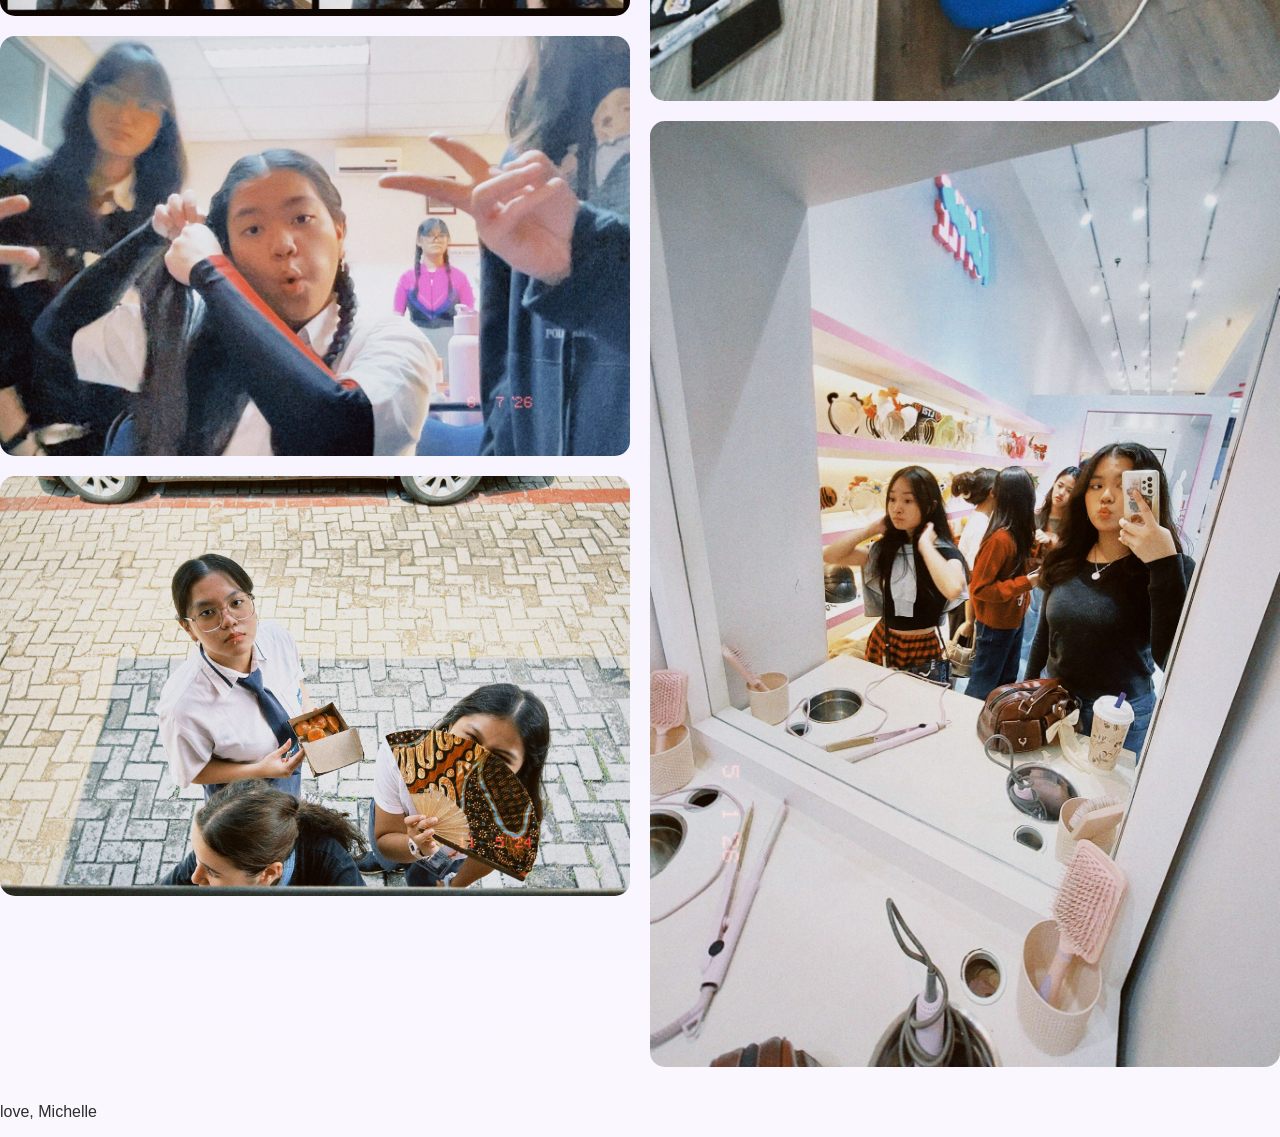
<file: merry.html>
<html>
    <head>
        <title>Klara</title>
        <link rel="stylesheet" href="style.css">
    </head>

    <body class="merry-bg">
    <a href="index.html" class="back-button">
        ♡ home
    </a>
    <section class="merry-page">
        <h1>Merry</h1>
        <p class="subtitle">
            a little corner of the internet made just for you
        </p>
    </section>
    <iframe data-testid="embed-iframe" style="border-radius:12px" src="https://open.spotify.com/embed/track/2Wy57u9egS9hpXtDGnzi8A?utm_source=generator" width="100%" height="352" frameBorder="0" allowfullscreen="" allow="autoplay; clipboard-write; encrypted-media; fullscreen; picture-in-picture" loading="lazy"></iframe>
    <section class="love-section">
        <h2>5 things i love about you ♡ </h2>
        <div class="love-note">
            <p>
                #1 You are so pick me, but i love u lol.
            </p>
            <p>
                #2 They way you actually lock in for assignments n exams motivate me.
            </p>
            <p>
                #3 How you always bring up random stickers or jokes, apalagi pas soal sb wkwkw.
            </p>
            <p>
                #4 You are very hard working, and give it your all in everything u do.
            </p>
            <p>
                #5 When we laugh at the same things.
            </p>
        </div>
    </section>
    <section class="envelope-section">
        <h2> a letter for you </h2>
        <div class="envelope" onclick="openLetter()">
            <div class="flap"></div>
            <div class="front"></div>
        </div>
        <p>click to open</p>
    </section>
    <section class="letter-content">
        <img src="photos/merry_polaroid.png" class="letter-photo">
        <div class="letter-box">
            <h2>Dear meziiz,</h2>
            <p> hai unnie, congrats on graduating with 100+ LGBTQ papers!! </p>
            <p> i hope u will find ur future koko cindo or maybe non cindo but hopefully he will treat u well unnie!! pls continue to be unnie unnie oppa hajima with me until we acc take it to korea (amin). </p>
            <p> thank you unnie mewi for all the notes in class bfr exams </p>
            <p> Your yeodongsaeng, </p>
            <p> Michelle </p>
        </div>
    </section>
    <section class="memories-section">
        <h2>our memories</h2>
        <div class="memory-grid">
            <img src="merry/merry-1.JPG">
            <img src="merry/merry-2.JPG">
            <img src="merry/merry-3.JPG">
            <img src="merry/merry-4.JPG">
            <img src="merry/merry-5.JPG">
            <img src="merry/merry-6.JPG">
            <img src="merry/merry-7.JPG">
            <img src="merry/merry-8.JPG">
            <img src="merry/merry-9.JPG">
            <img src="merry/merry-10.JPG">
            <img src="merry/merry-11.JPG">
            <img src="merry/merry-12.JPG">
            <img src="merry/merry-13.JPG">
            <img src="merry/merry-14.JPG">
            <img src="merry/merry-15.JPG">
            <img src="merry/merry-16.JPG">
            <img src="merry/merry-17.JPG">
            <img src="merry/merry-18.JPG">
        </div>
    </section>
    <section class="ending-section">
        <p>love, Michelle</p>
    </section>
    <script>
        function openLetter(){
            document.querySelector(".envelope").classList.add("open");
            setTimeout(() => {
                const letter = document.querySelector(".letter-content");
                letter.style.display = "block";
                setTimeout(() => {
                    letter.classList.add("show");
                }, 50);
            }, 700);
           
        }
    </script>
    </body>
</html>
</file>
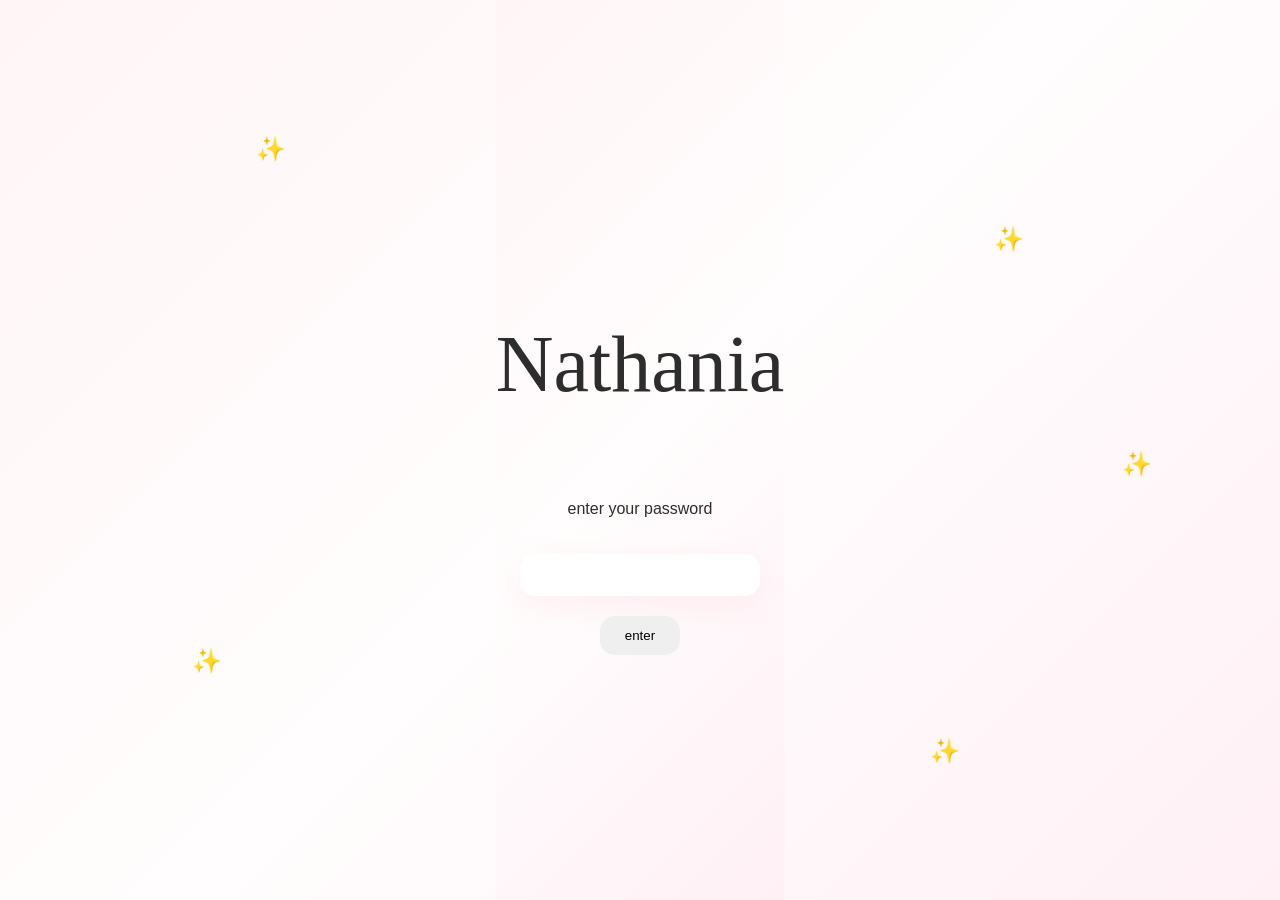
<file: nathania-password.html>
<html>
    <head>
        <title>Nathania</title>
        <link rel="stylesheet" href="style.css">
    </head>

    <body>
        <div class="password-page">
            <div class="password-page">
    
                <div class="password-sparkles">
                    <span>✨</span>
                    <span>✨</span>
                    <span>✨</span>
                    <span>✨</span>
                    <span>✨</span>
                </div>
        <h1>Nathania</h1>
        <p>enter your password</p>
        <input type="password" id="password">
        <button onclick="checkPassword()">enter</button>
    </div>
    <script>
        function checkPassword() {
            const password = document.getElementById("password").value;

            if(password === "mybabymichu14") {
                window.location.href = "nathania.html";
            }

            else {
                alert("wrong password!");
            }
        }
        
    </script>
    </body>
</html>
</file>
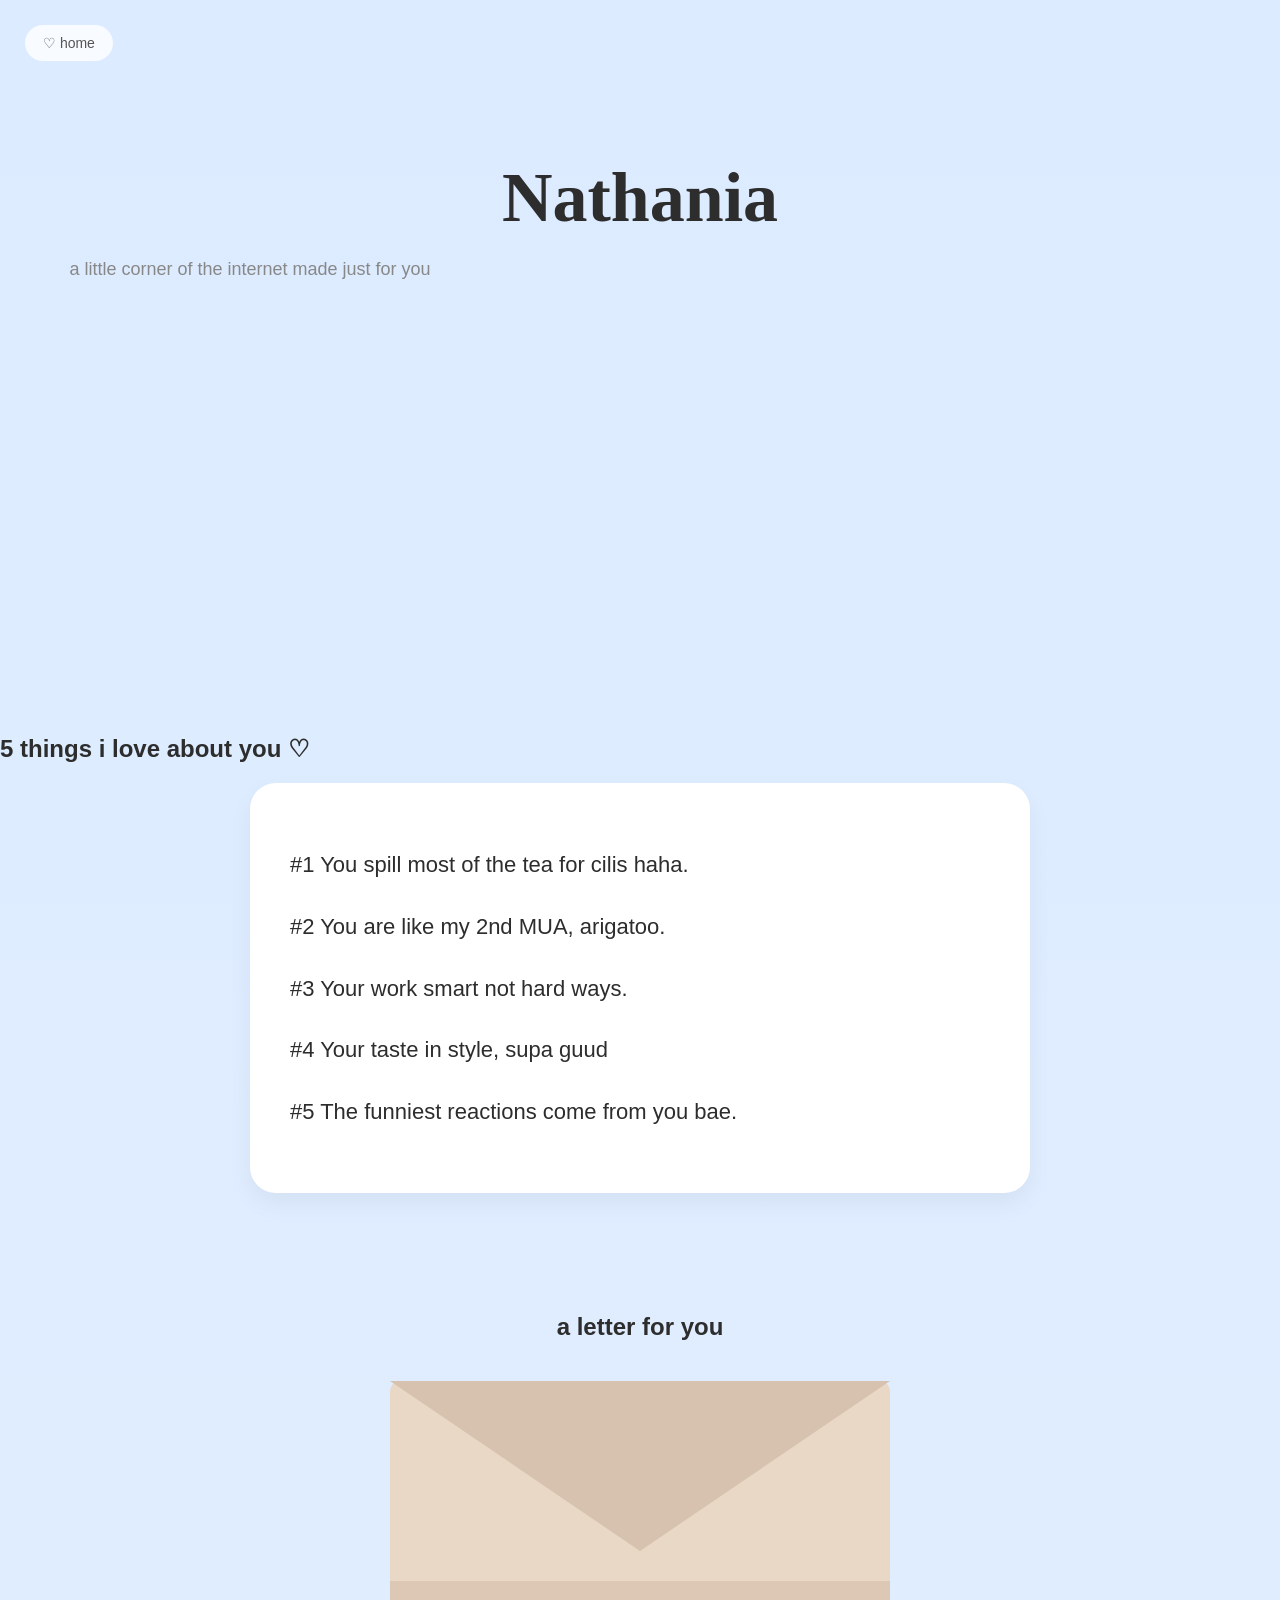
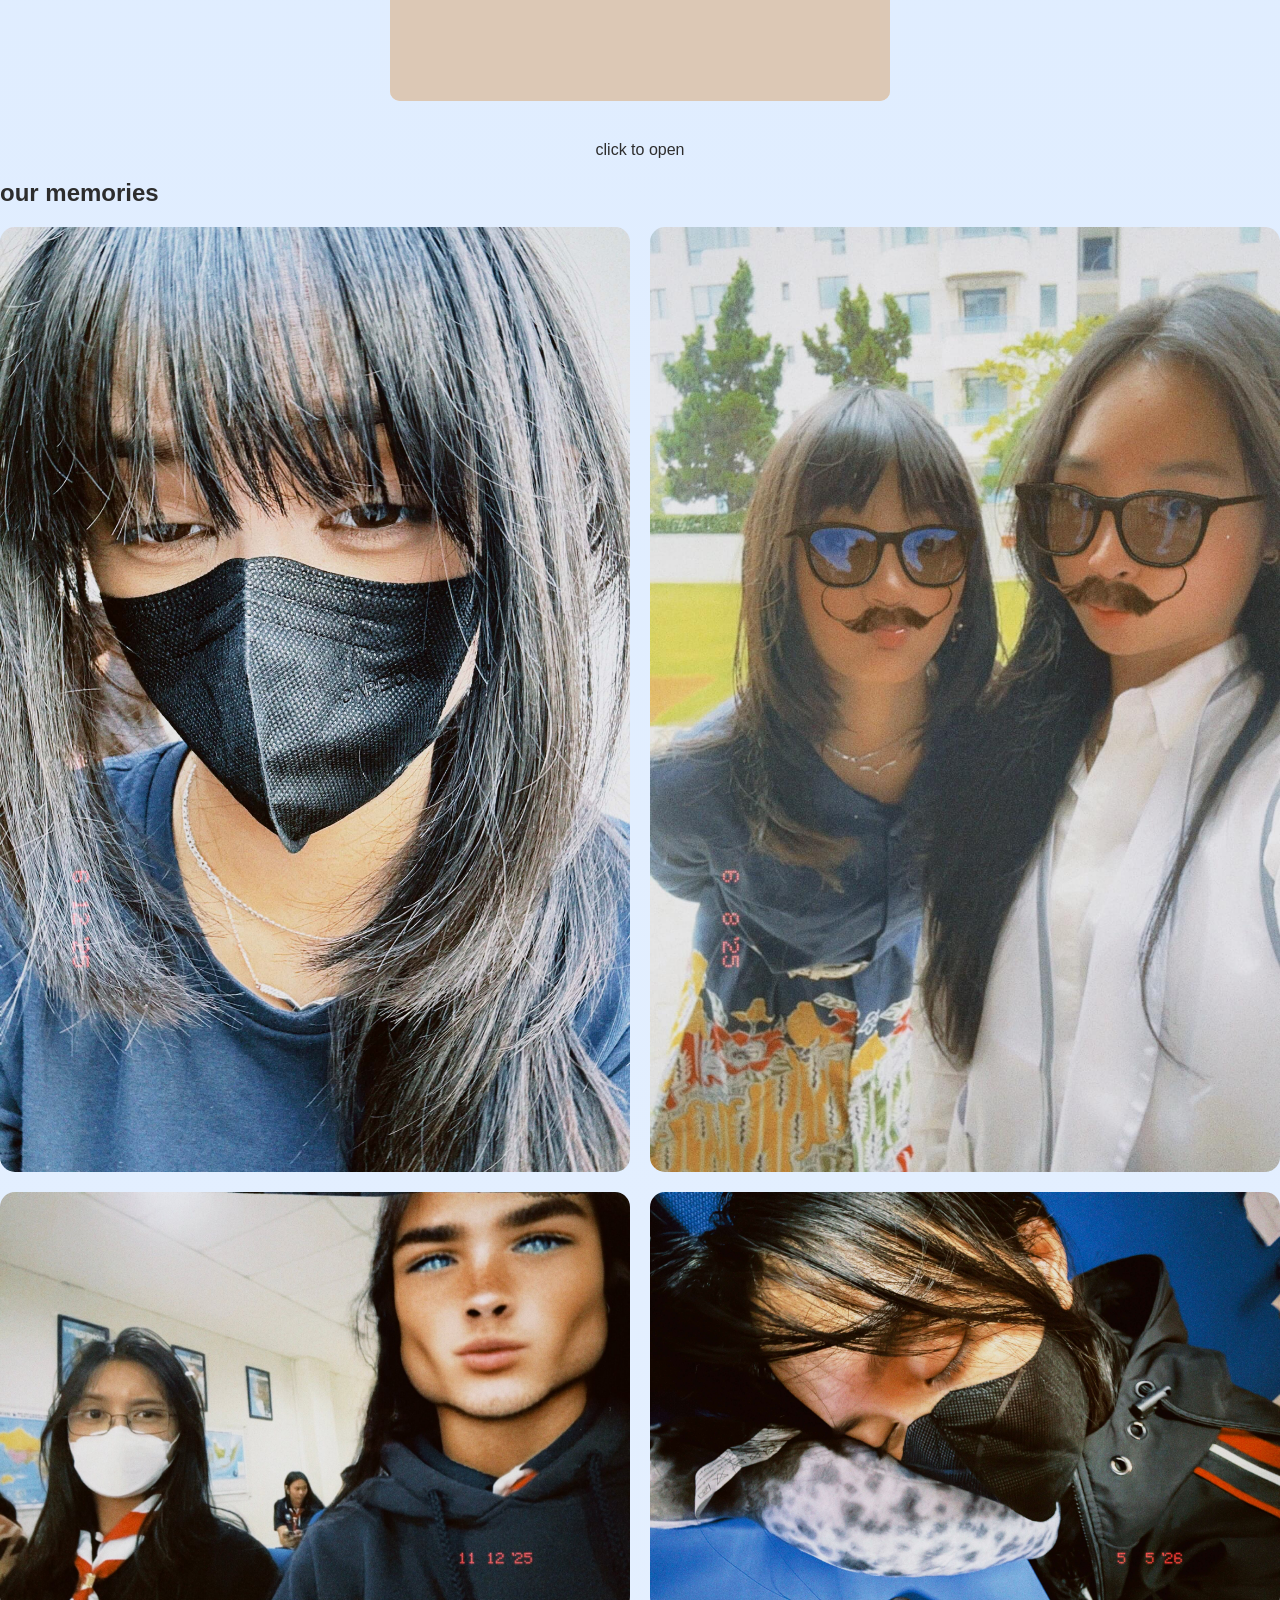
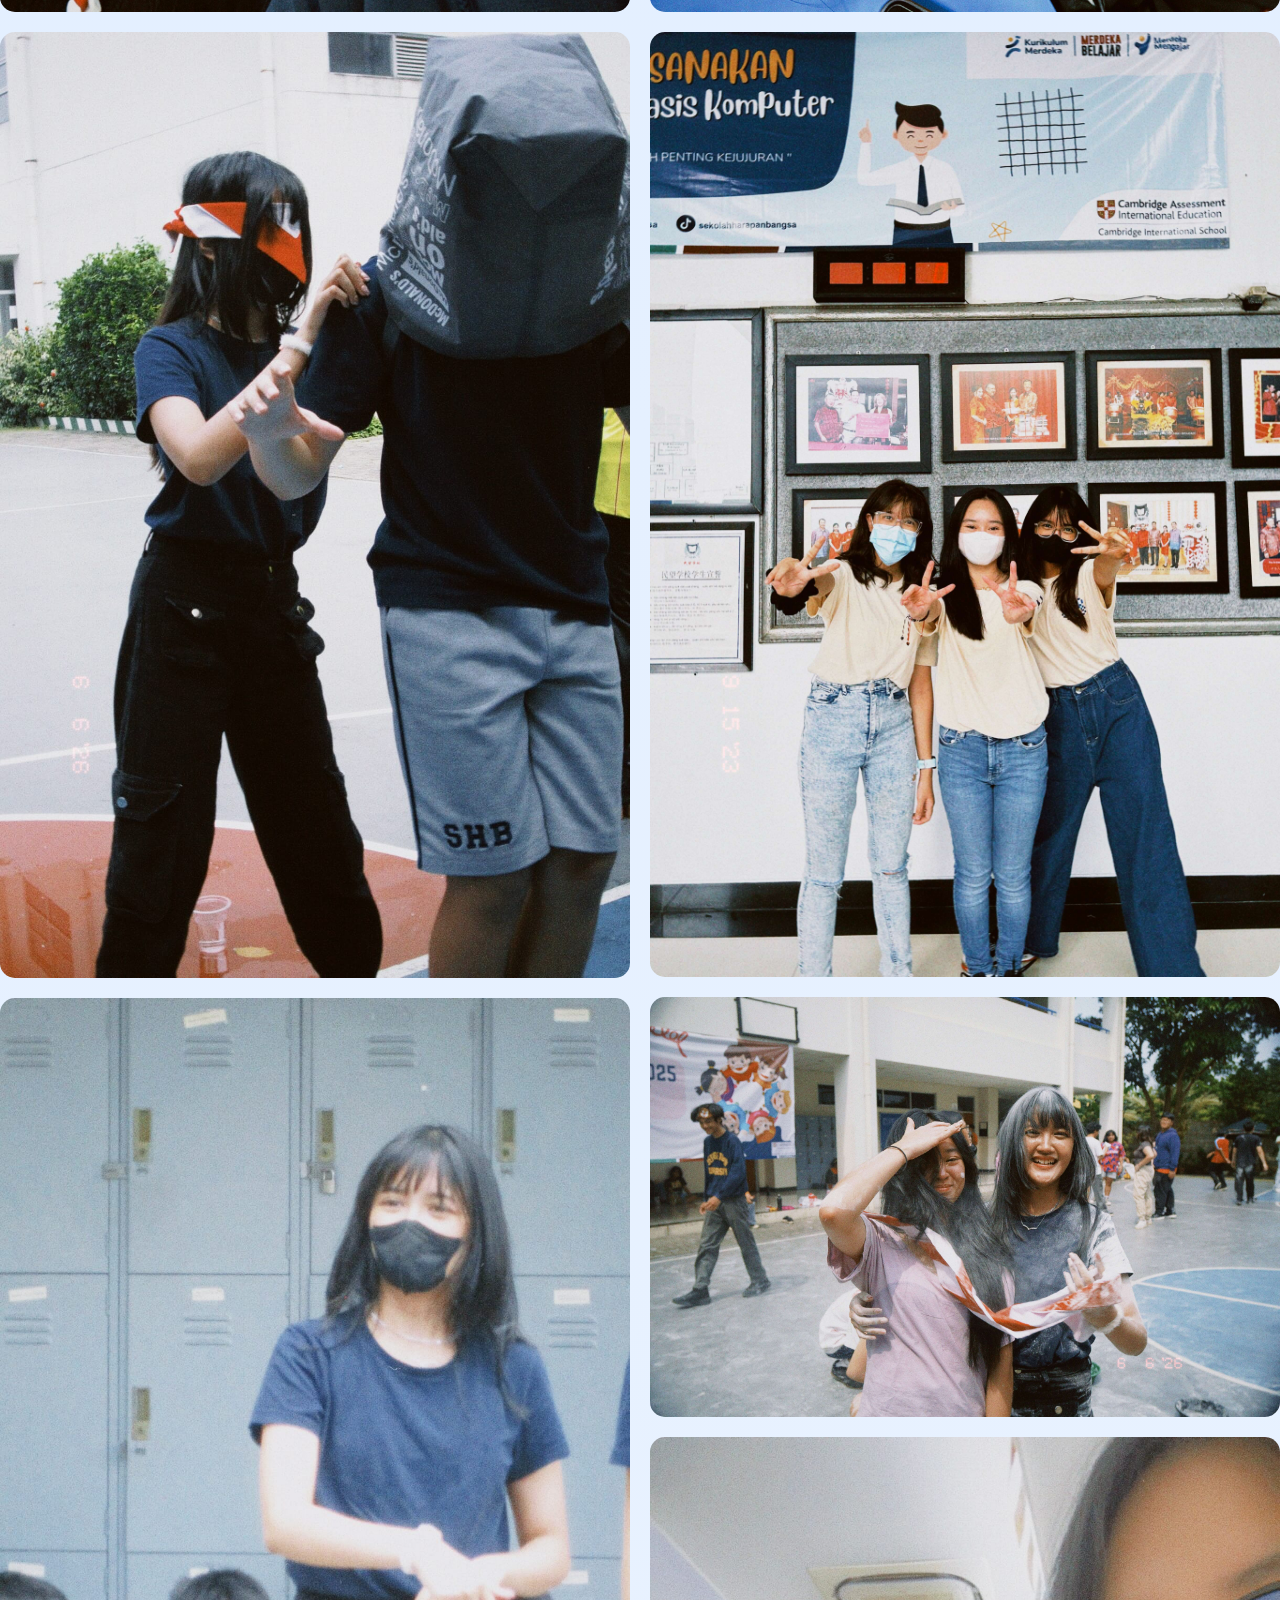
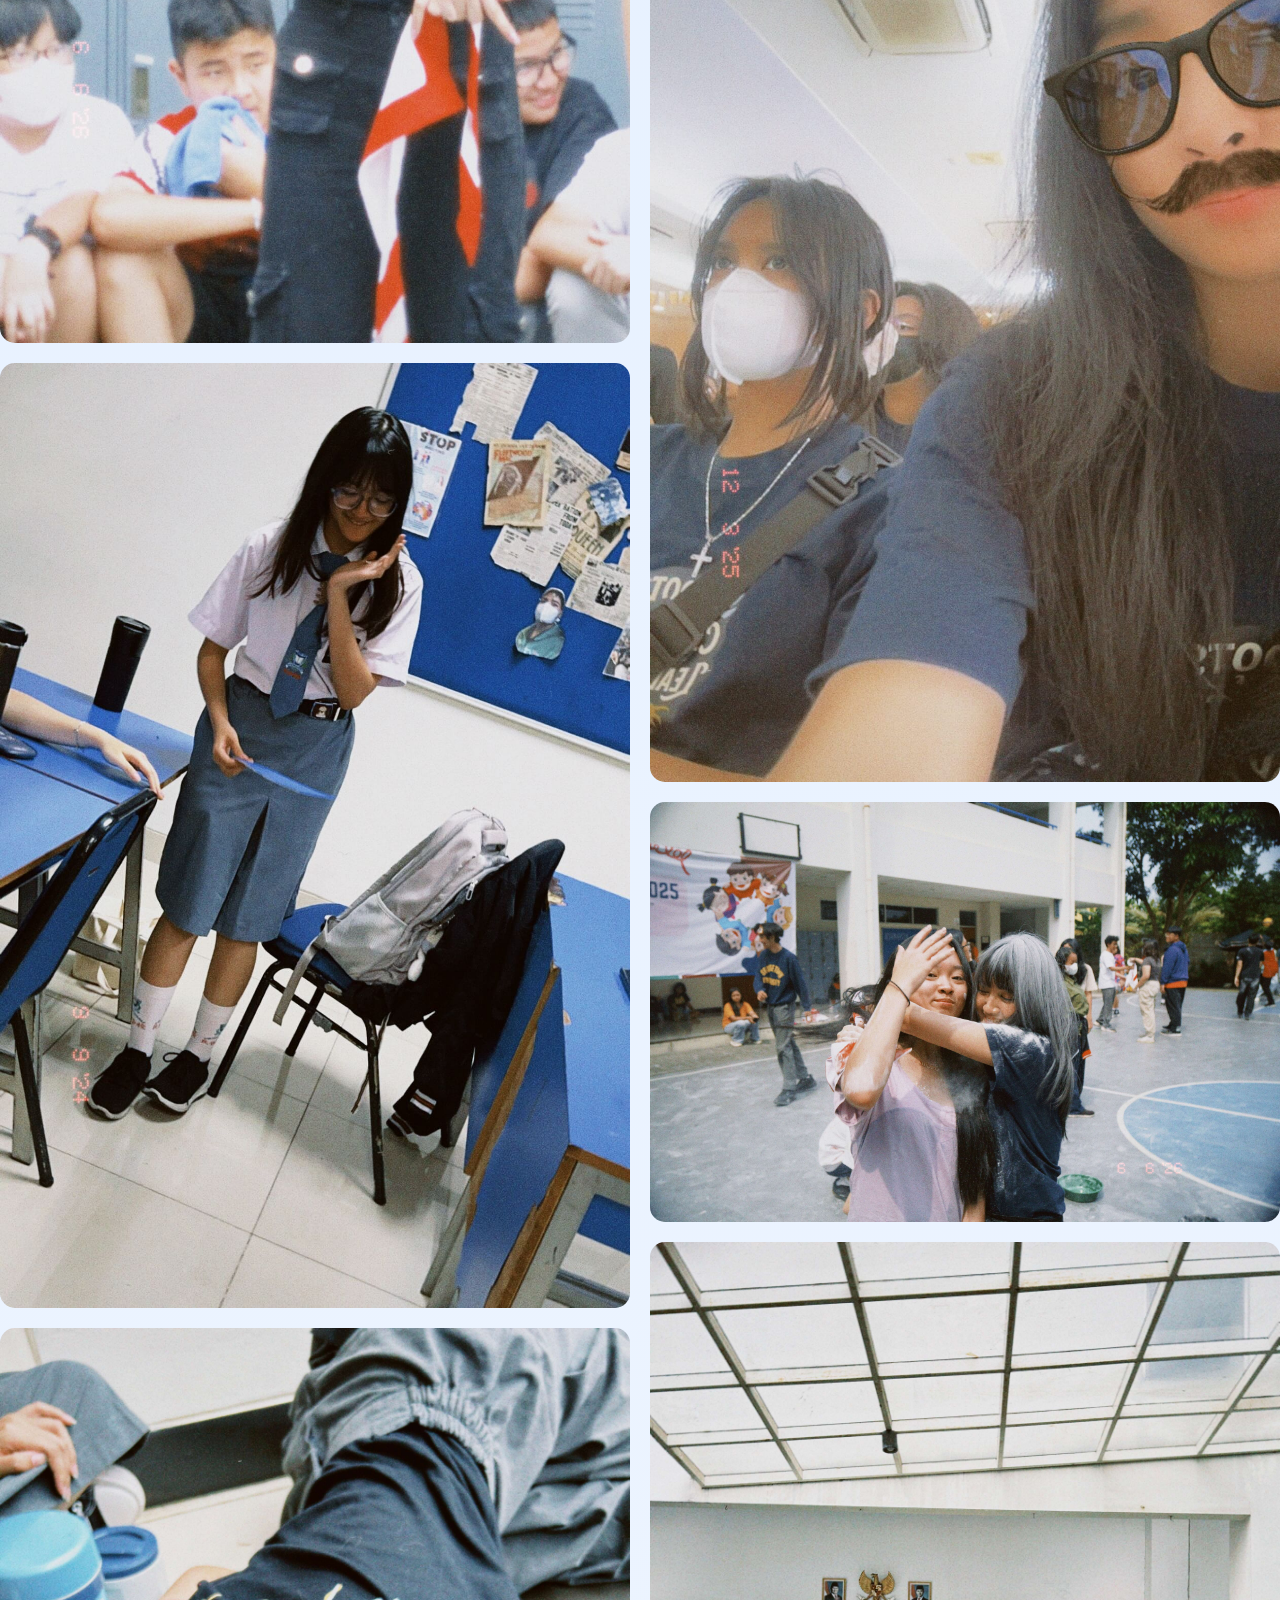
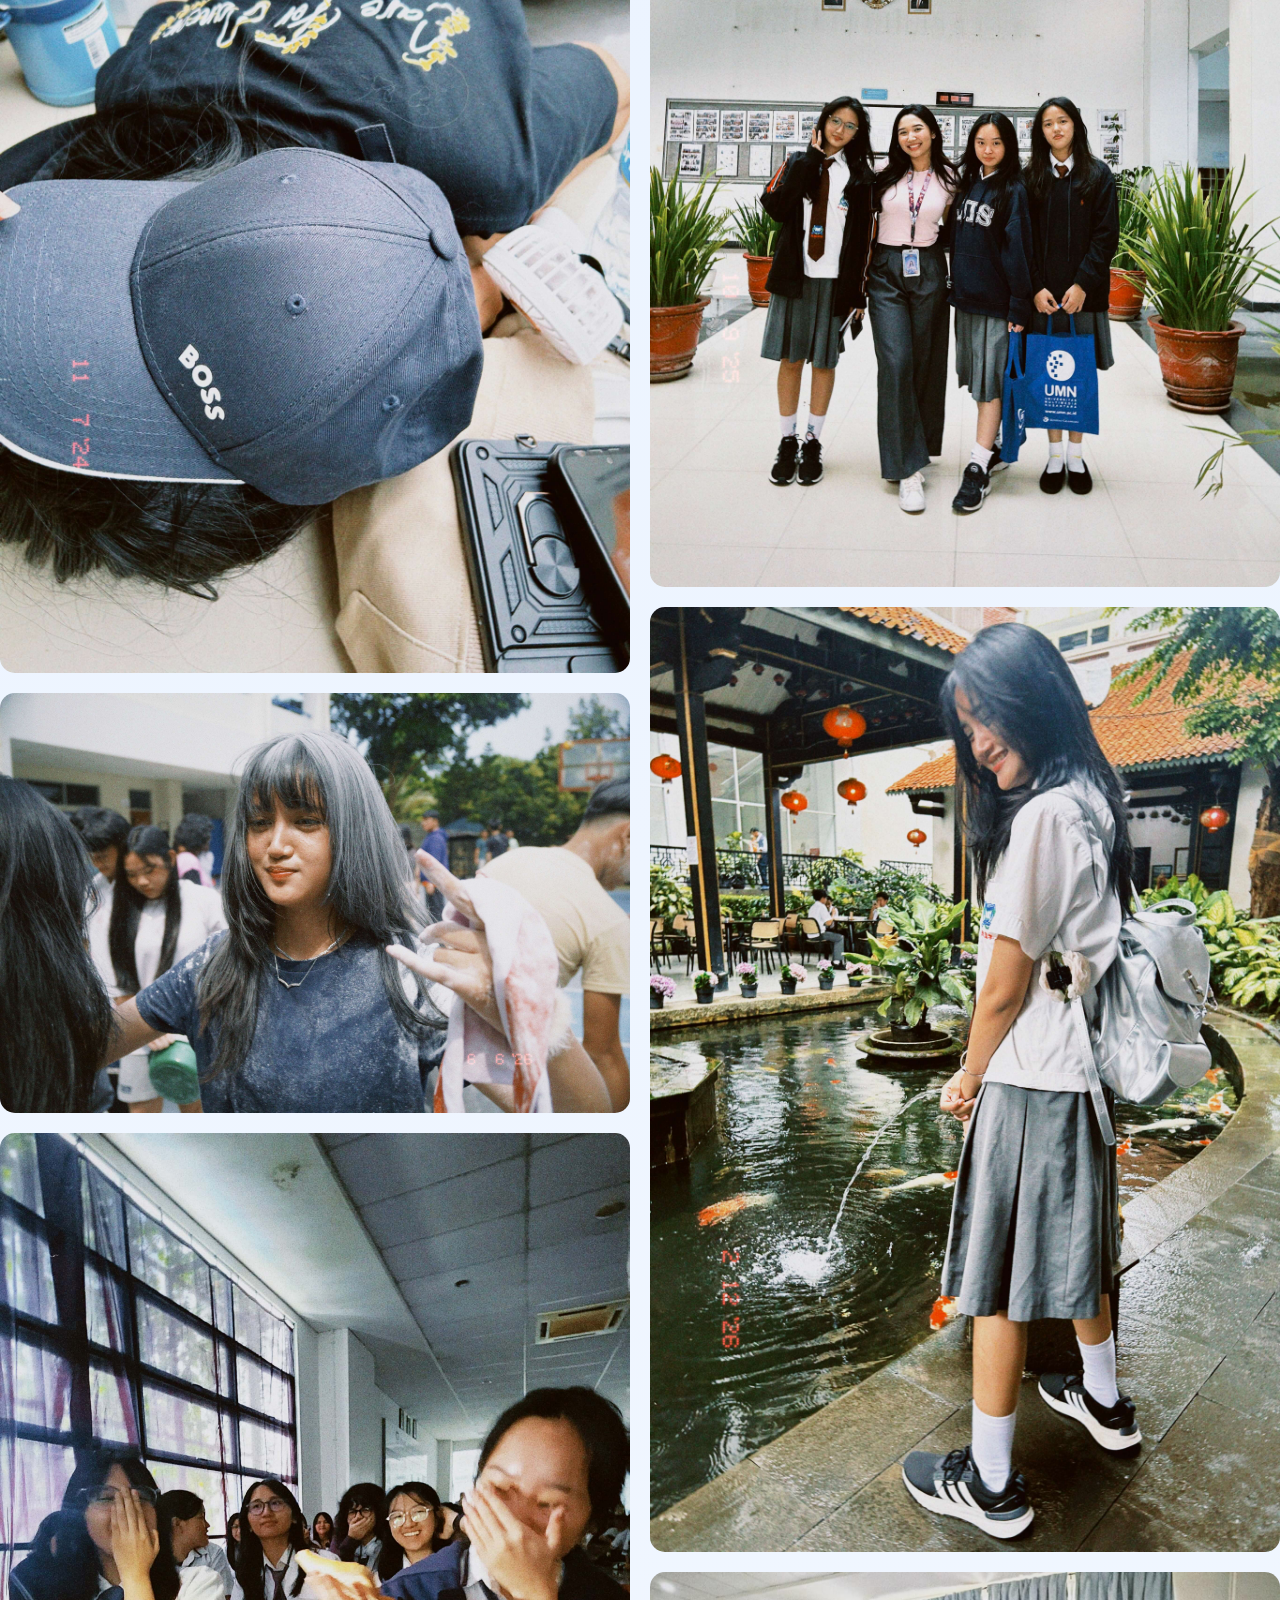
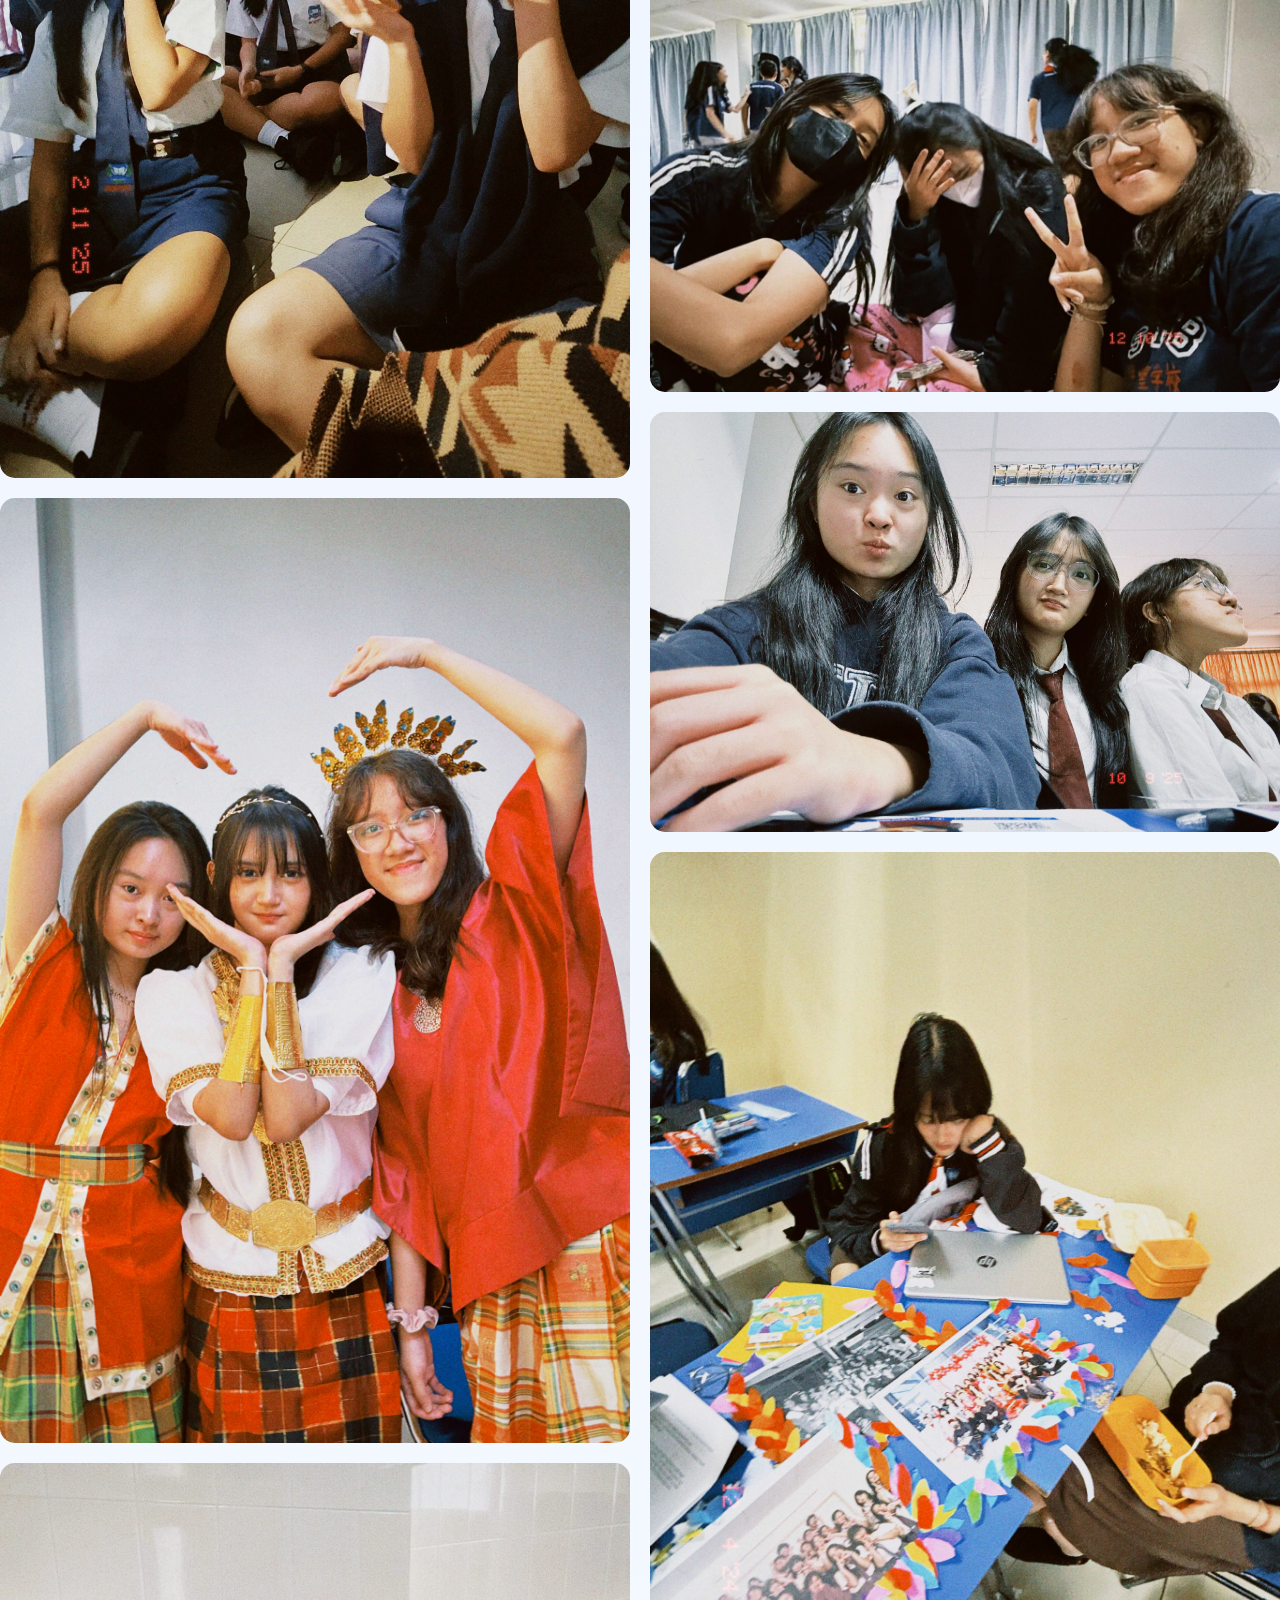
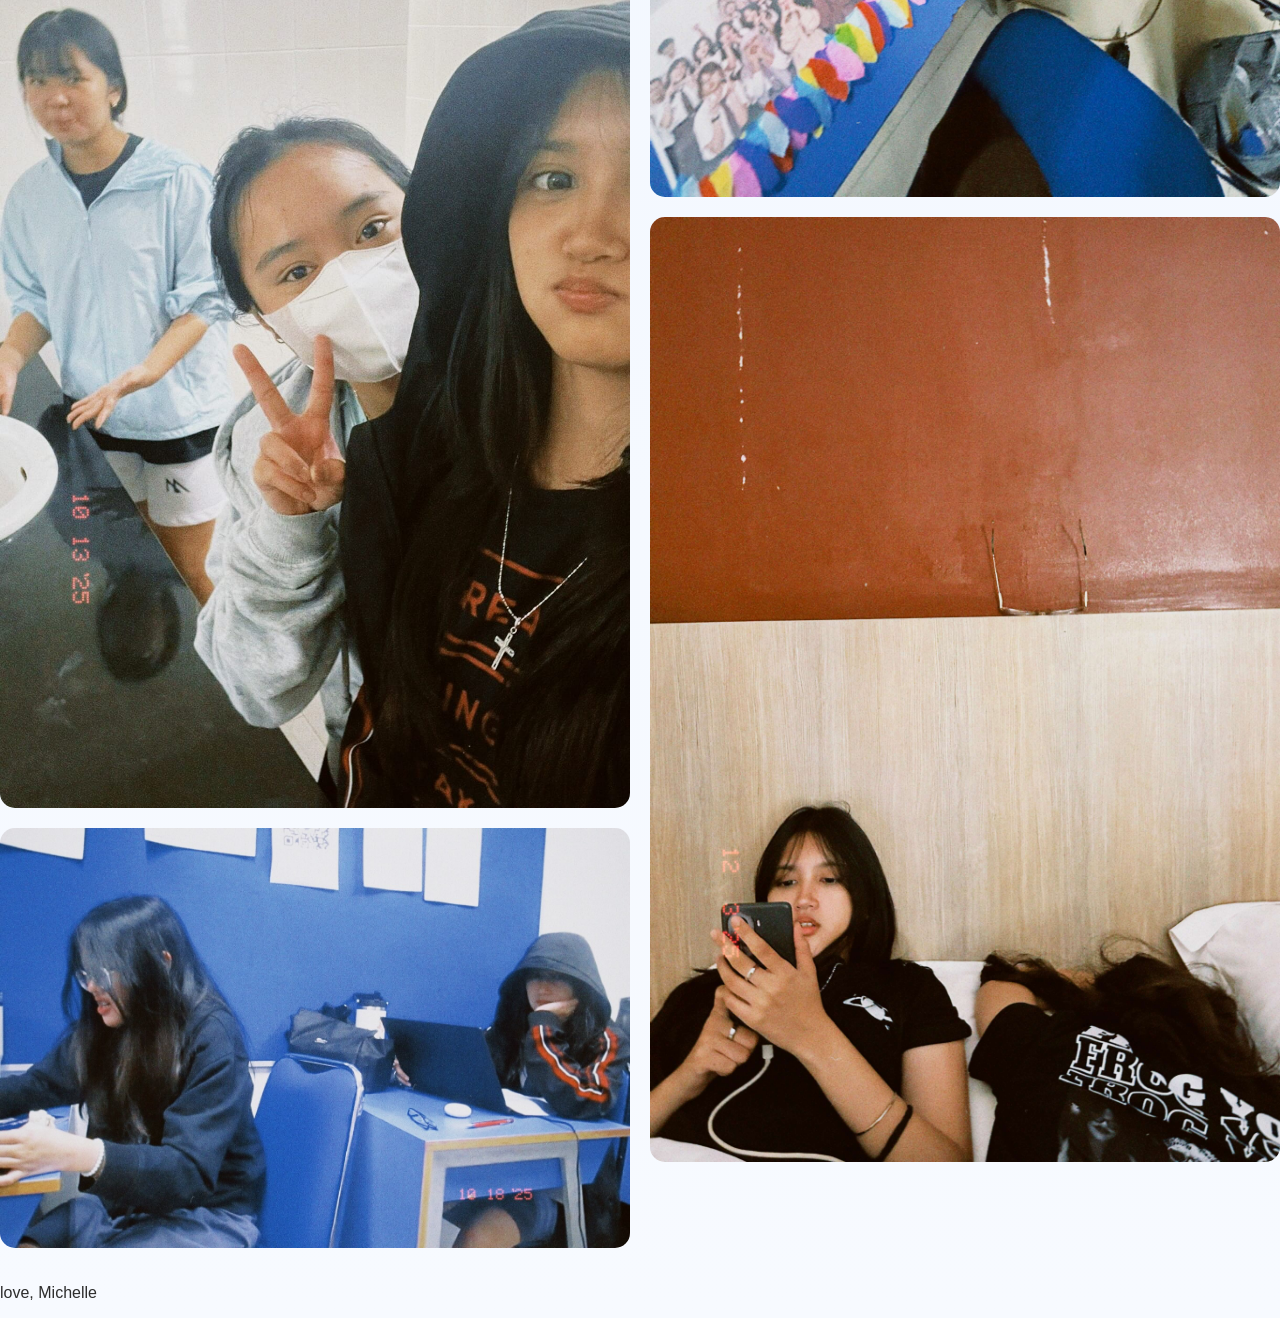
<file: nathania.html>
<html>
    <head>
        <title>Nathania</title>
        <link rel="stylesheet" href="style.css">
    </head>

    <body class="nathania-bg">
    <a href="index.html" class="back-button">
        ♡  home
    </a>
    <section class="nathania-page">
        <h1>Nathania</h1>
        <p class="subtitle">
            a little corner of the internet made just for you
        </p>
    </section>
        <iframe data-testid="embed-iframe" style="border-radius:12px" src="https://open.spotify.com/embed/track/2D4dV2KXDTszzJ3p3cFqhA?utm_source=generator" width="100%" height="352" frameBorder="0" allowfullscreen="" allow="autoplay; clipboard-write; encrypted-media; fullscreen; picture-in-picture" loading="lazy"></iframe>
    <section class="love-section">
        <h2> 5 things i love about you ♡ </h2>
        <div class="love-note">
            <p>
                #1 You spill most of the tea for cilis haha.
            </p>
            <p>
                #2 You are like my 2nd MUA, arigatoo.
            </p>
            <p>
                #3 Your work smart not hard ways.
            </p>
            <p>
                #4 Your taste in style, supa guud
            </p>
            <p>
                #5 The funniest reactions come from you bae.
            </p>
        </div>
    </section>
    <section class="envelope-section">
        <h2> a letter for you </h2>
        <div class="envelope" onclick="openLetter()">
            <div class="flap"></div>
            <div class="front"></div>
        </div>
        <p>click to open</p>
    </section>
    <section class="letter-content">
        <img src="photos/natha_polaroid.png" class="letter-photo">
        <div class="letter-box">
            <h2>Dear Natha,</h2>
            <p> haaiii baee, crazy how 5  years ago, I barely knew u.. anyways look forward to seeing the amazing things you will do in life!! Congratulations on your graduation cilis maknae! </p>
            <p> thank you so much bae for always making time and planning our hangouts!! arigato bae, really appreciate it. You have grown a lot since i met u, I hope u will continue to gain motivation n strength than stress, u have so much to look forward to. </p>
            <p> Don’t forget about us baee, don’t forget to keep in touch with us and lets create the cilis business we always talk about!! </p>
        </div>
    </section>
    <section class="memories-section">
        <h2>our memories</h2>
        <div class="memory-grid">
            <img src="nathania/nathania-1.JPG">
            <img src="nathania/nathania-2.JPG">
            <img src="nathania/nathania-3.JPG">
            <img src="nathania/nathania-4.JPG">
            <img src="nathania/nathania-5.JPG">
            <img src="nathania/nathania-6.JPG">
            <img src="nathania/nathania-7.JPG">
            <img src="nathania/nathania-8.JPG">
            <img src="nathania/nathania-9.JPG">
            <img src="nathania/nathania-10.JPG">
            <img src="nathania/nathania-11.JPG">
            <img src="nathania/nathania-12.JPG">
            <img src="nathania/nathania-13.JPG">
            <img src="nathania/nathania-14.JPG">
            <img src="nathania/nathania-15.JPG">
            <img src="nathania/nathania-16.JPG">
            <img src="nathania/nathania-17.JPG">
            <img src="nathania/nathania-18.JPG">
            <img src="nathania/nathania-19.JPG">
            <img src="nathania/nathania-20.JPG">
            <img src="nathania/nathania-21.JPG">
            <img src="nathania/nathania-22.JPG">
            <img src="nathania/nathania-23.JPG">
        </div>
    </section>
    <section class="ending-section">
        <p>love, Michelle</p>
    </section>
    <script>
        function openLetter(){
            document.querySelector(".envelope").classList.add("open");
            setTimeout(() => {
                const letter = document.querySelector(".letter-content");
                letter.style.display = "block";
                setTimeout(() => {
                    letter.classList.add("show");
                }, 50);
            }, 700);
           
        }
    </script>
    </body>
</html>
</file>
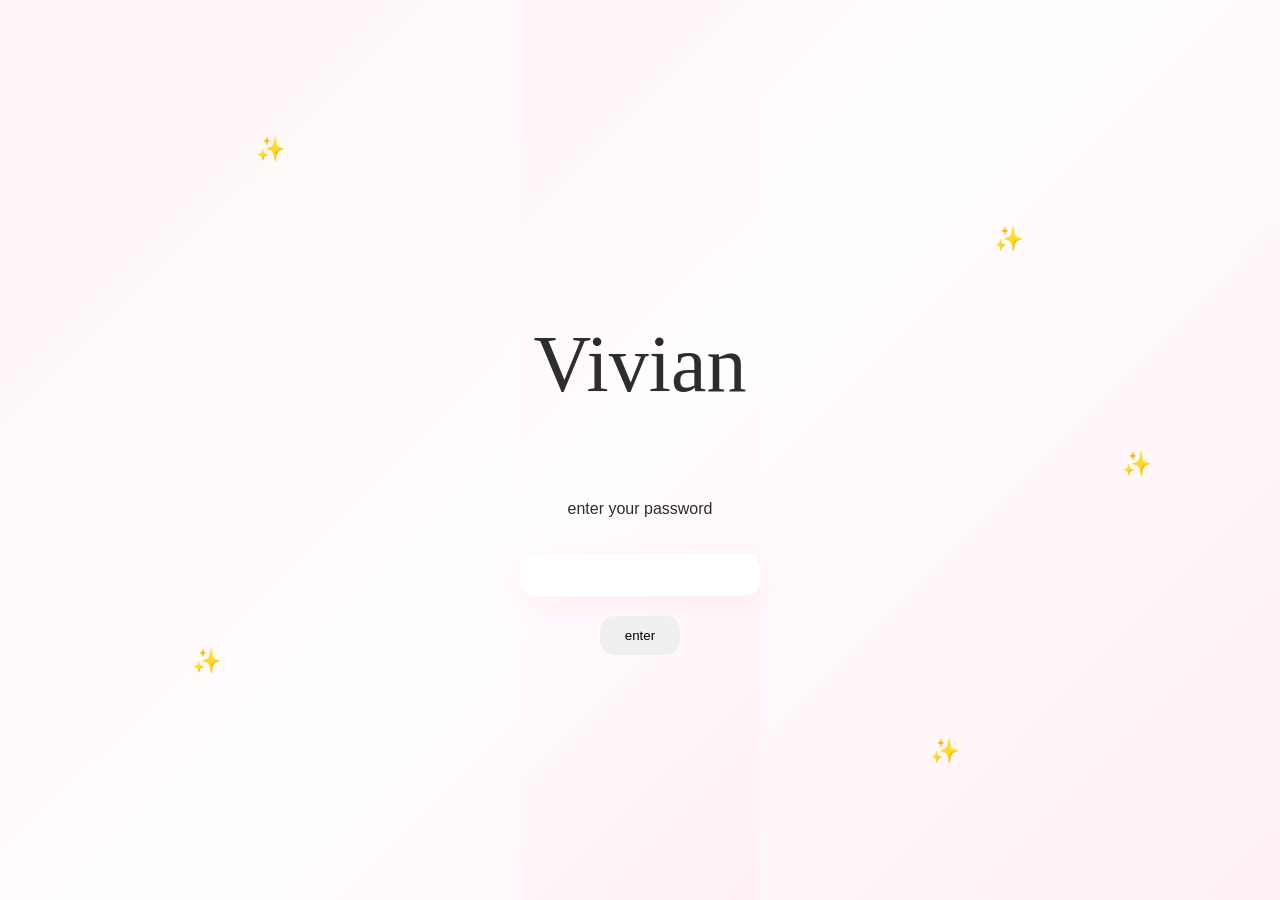
<file: vivian-password.html>
<html>
    <head>
        <title>Vivian</title>
        <link rel="stylesheet" href="style.css">
    </head>

    <body>
        <div class="password-page">
            <div class="password-page">
    
                <div class="password-sparkles">
                    <span>✨</span>
                    <span>✨</span>
                    <span>✨</span>
                    <span>✨</span>
                    <span>✨</span>
                </div>
        <h1>Vivian</h1>
        <p>enter your password</p>
        <input type="password" id="password">
        <button onclick="checkPassword()">enter</button>
    </div>
    <script>
        function checkPassword() {
            const password = document.getElementById("password").value;

            if(password === "michellemynumber1") {
                window.location.href = "vivian.html";
            }

            else {
                alert("wrong password!");
            }
        }
        
    </script>
    </body>
</html>
</file>
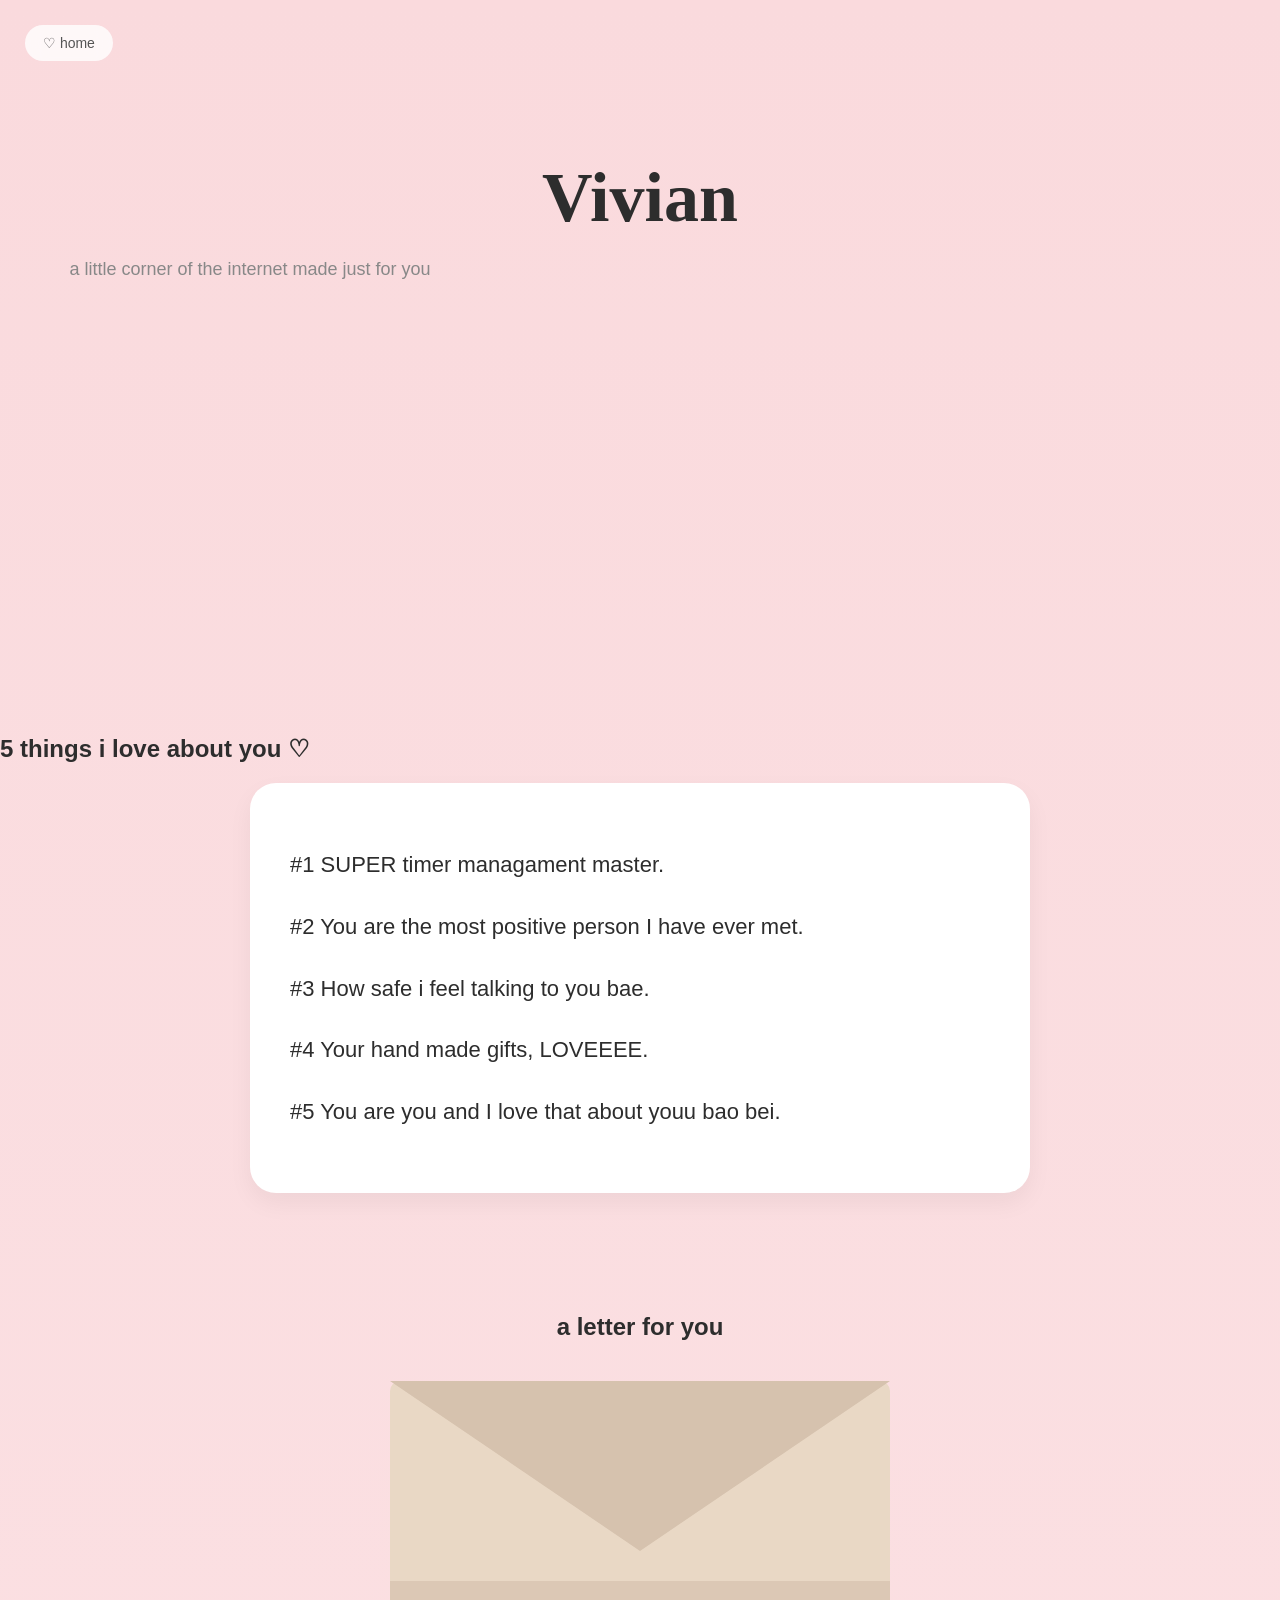
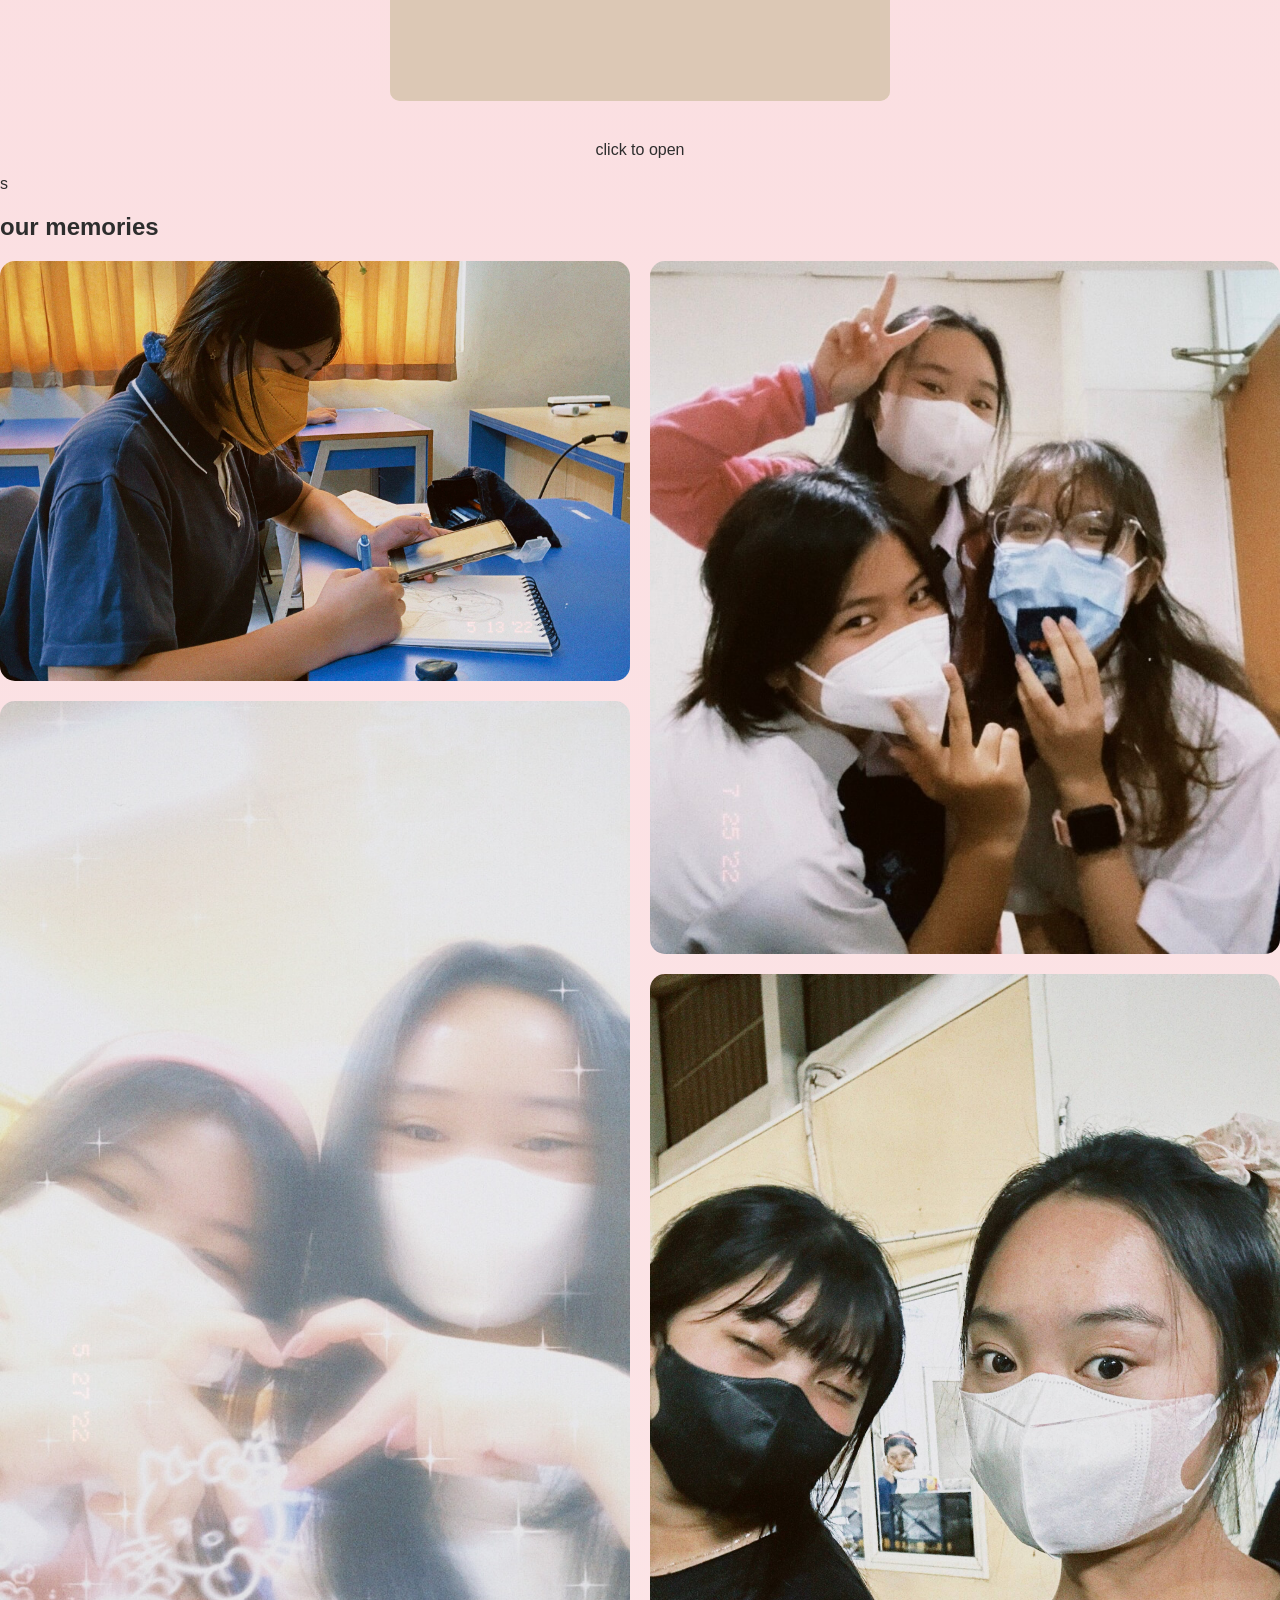
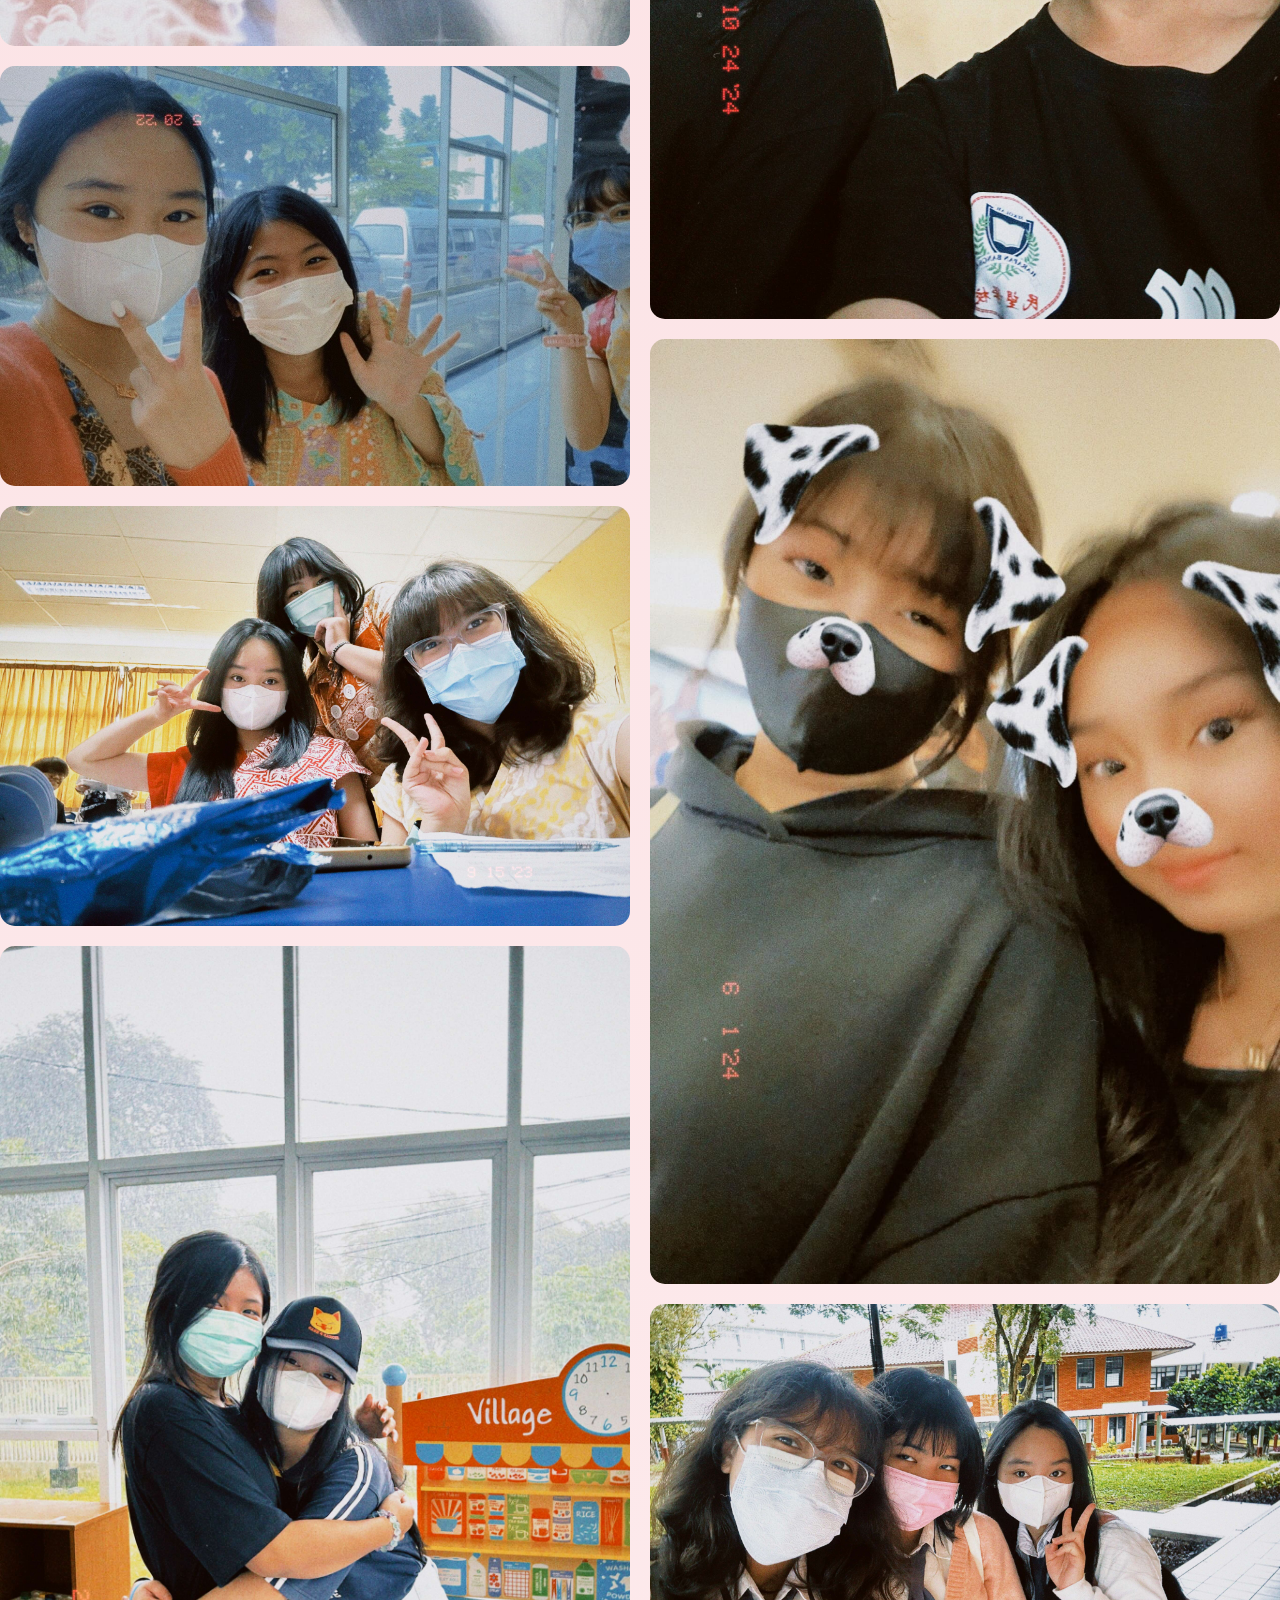
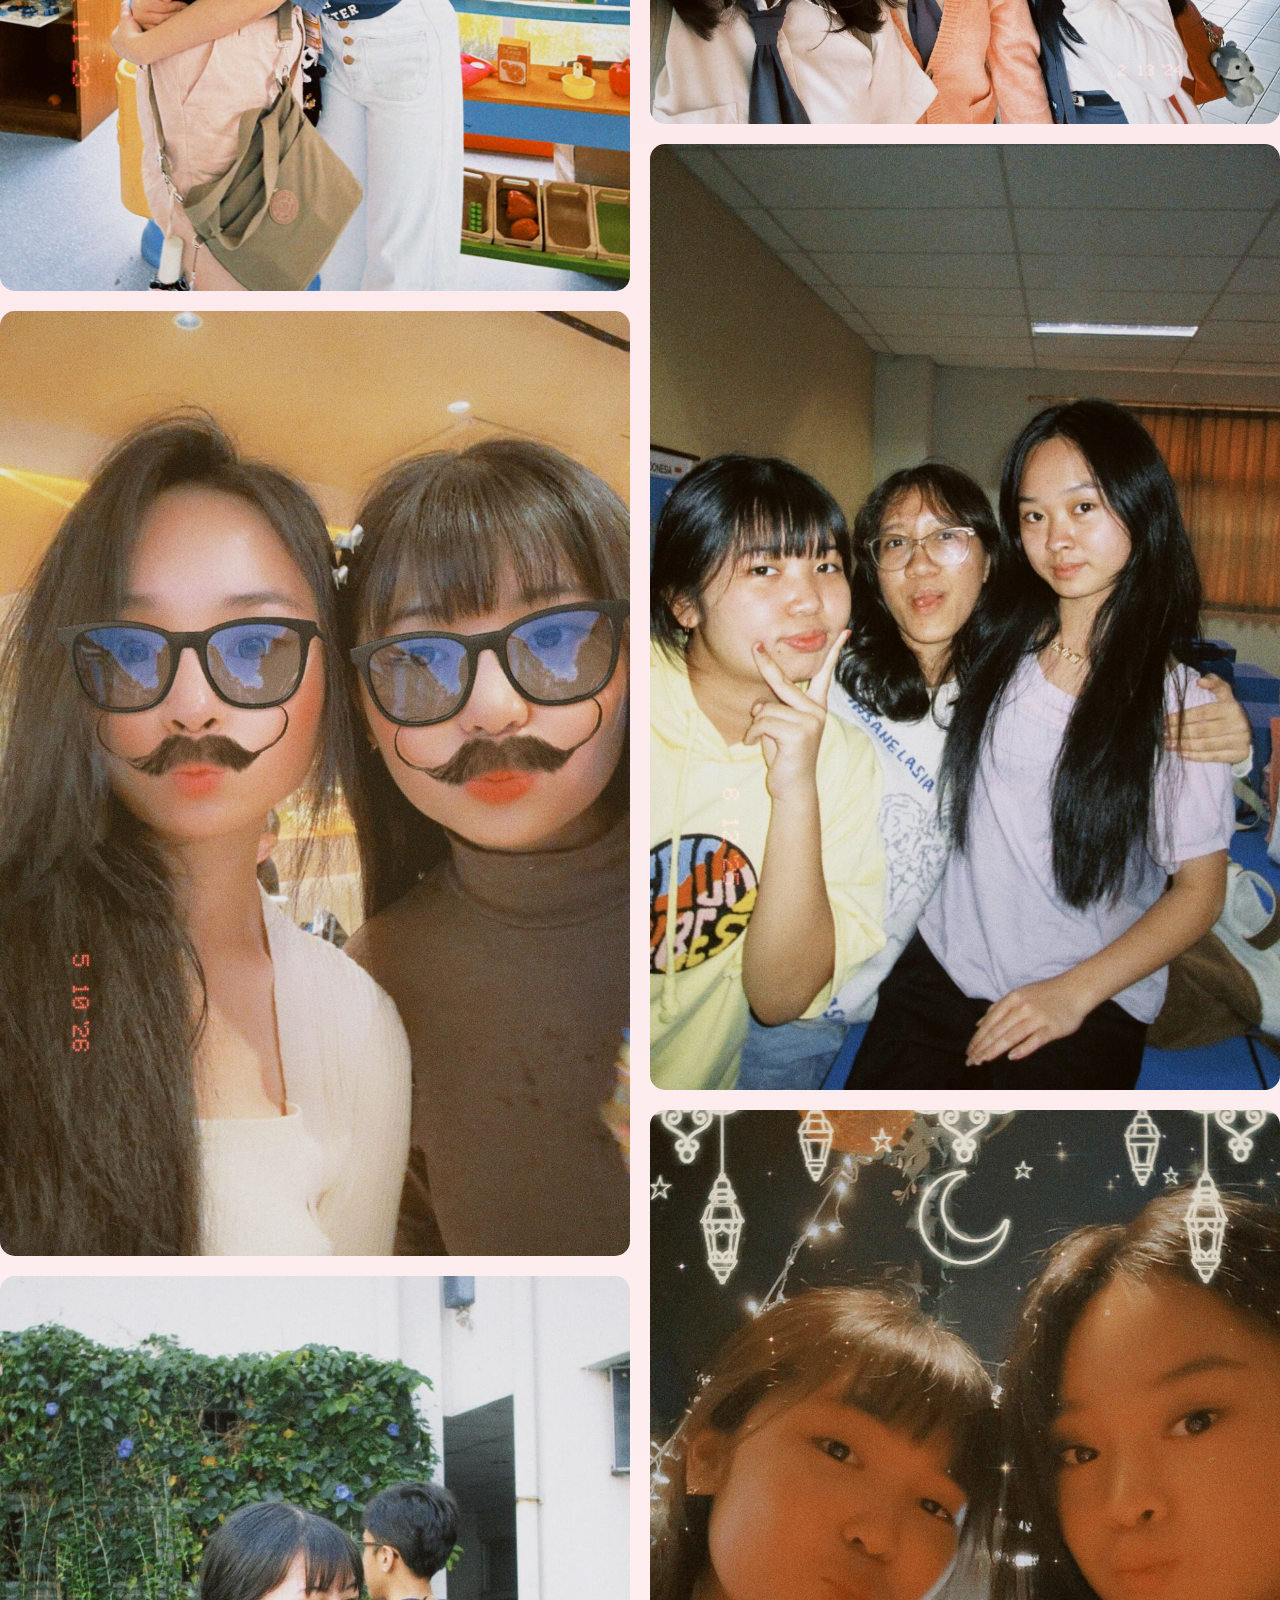
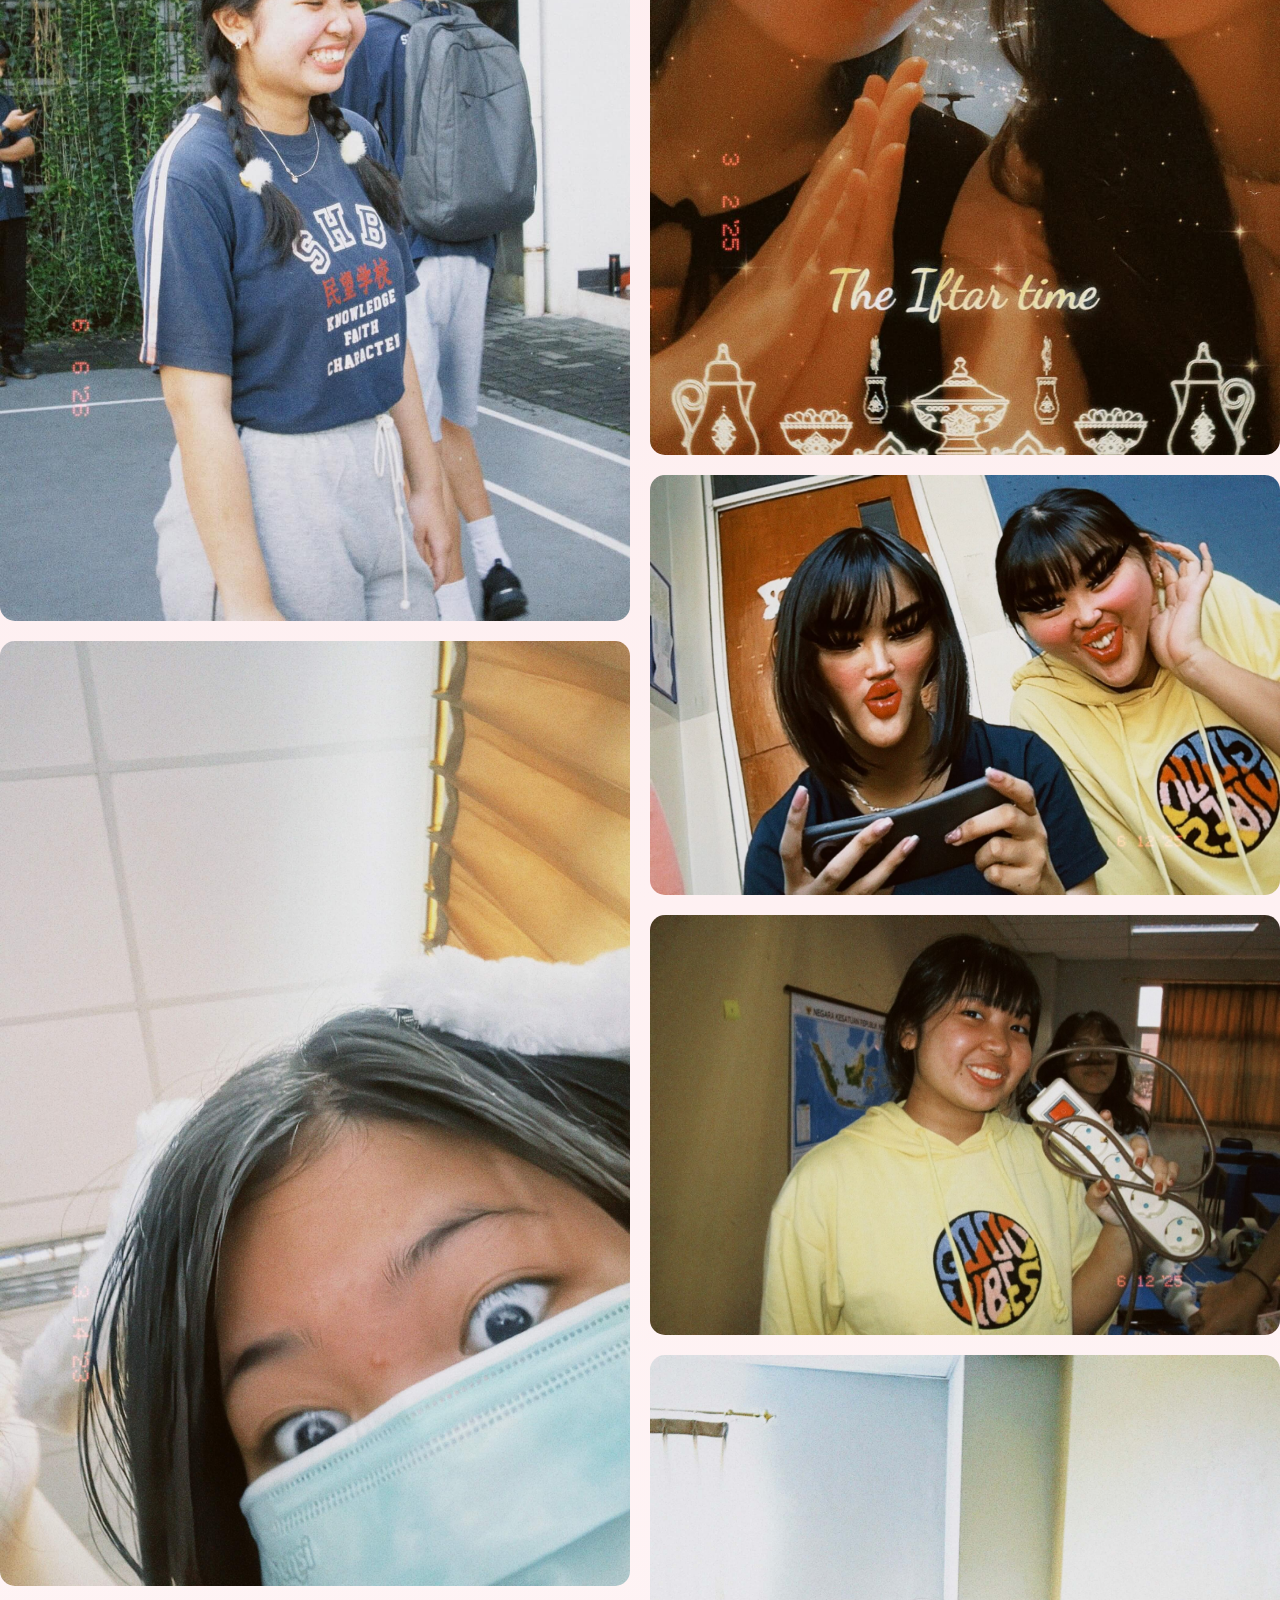
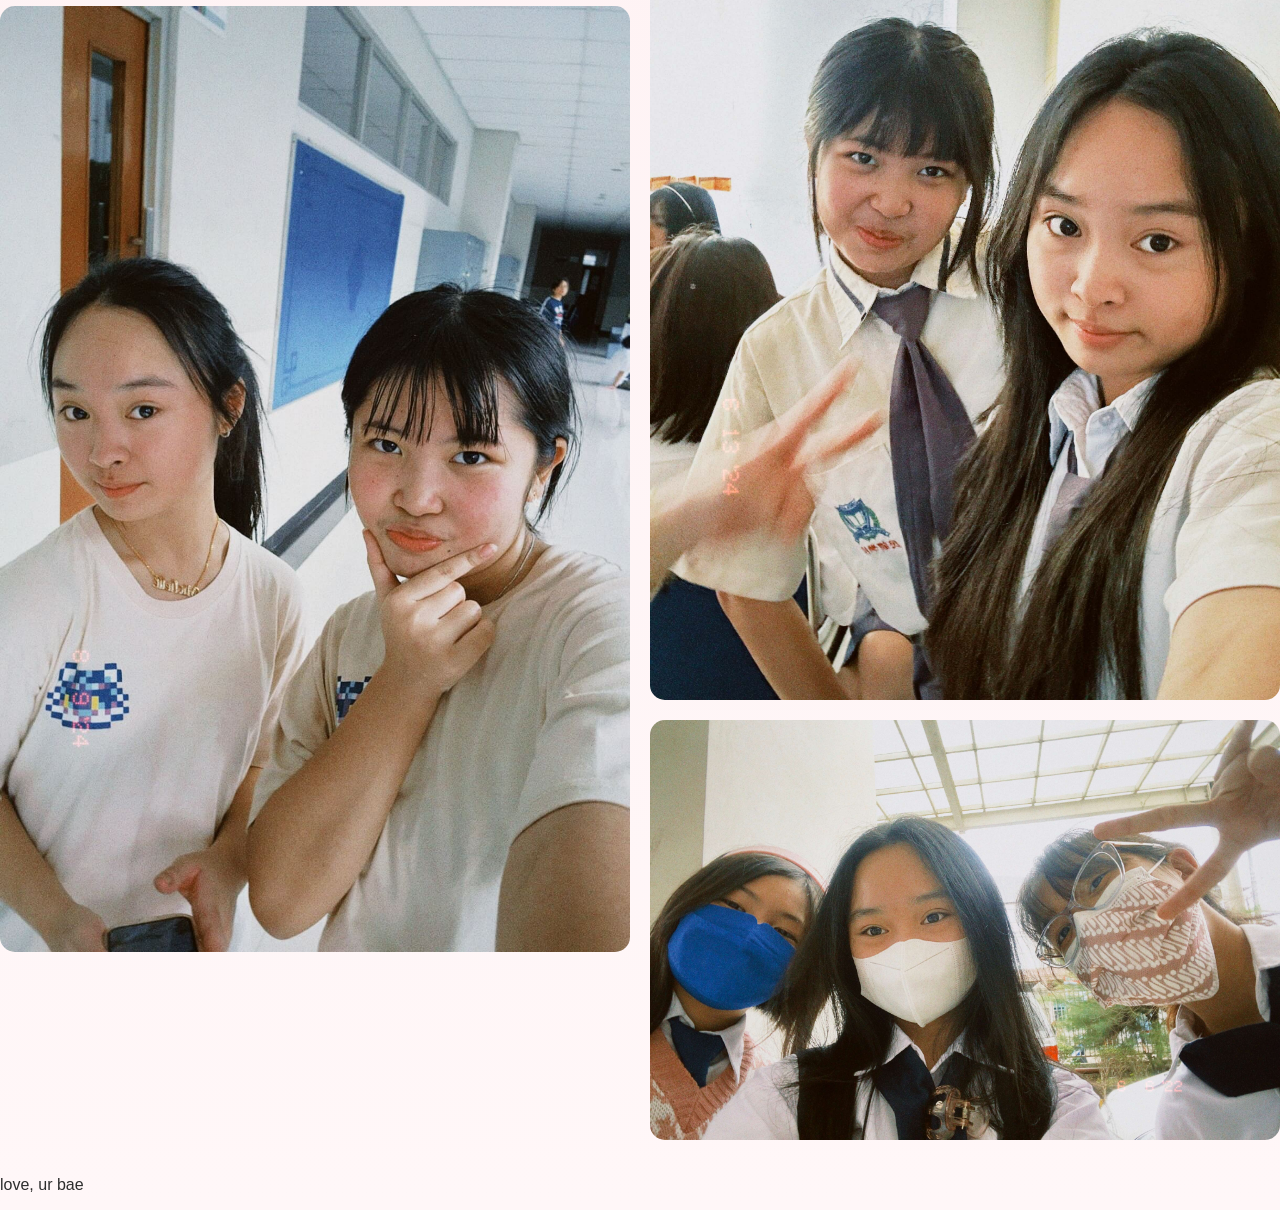
<file: vivian.html>
<html>
    <head>
        <title>Vivian</title>
        <link rel="stylesheet" href="style.css">
    </head>

    <body class="vivian-bg">
    <a href="index.html" class="back-button">
        ♡ home
    </a>
    <section class="vivian-page">
        <h1>Vivian</h1>
        <p class="subtitle">
            a little corner of the internet made just for you
        </p>
    </section>
         <iframe data-testid="embed-iframe" style="border-radius:12px" src="https://open.spotify.com/embed/track/4kMhKbiXigJlo96XOzZlAo?utm_source=generator" width="100%" height="352" frameBorder="0" allowfullscreen="" allow="autoplay; clipboard-write; encrypted-media; fullscreen; picture-in-picture" loading="lazy"></iframe>
    <section class="love-section">
        <h2>5 things i love about you ♡ </h2>
        <div class="love-note">
            <p>
                #1 SUPER timer managament master.
            </p>
            <p>
                #2 You are the most positive person I have ever met.
            </p>
            <p>
                #3 How safe i feel talking to you bae.
            </p>
            <p>
                #4 Your hand made gifts, LOVEEEE.
            </p>
            <p>
                #5 You are you and I love that about youu bao bei.
            </p>
        </div>
    </section>

    <section class="envelope-section">
        <h2> a letter for you </h2>
        <div class="envelope" onclick="openLetter()">
            <div class="flap"></div>
            <div class="front"></div>
        </div>
        <p>click to open</p>
    </section>
    
    <section class="letter-content">
        <img src="photos/vivi_polaroid.png" class="letter-photo">
        <div class="letter-box">
            <h2>Dear Vivian,</h2>
            <p> hellaww baeeeee, congratulations!! I know you will do great things in your life and I will always be here to support you no matter what!! my OG since primary 1 until the end <333 我爱你!! </p>
            <p> You’re someone I really admire. You’re so full of love & compassion & so talented and once u set ur sights on something, u continue to chase it. </p>
            <p> U are my supa dupa bao bei, i pray that the distance wont separate our bond EAKKK. </p>
            <p> Your baobei, </p>
            <p> Emmie </p>
        </div>
    </section>s
    <section class="memories-section">
        <h2>our memories</h2>
        <div class="memory-grid">
            <img src="vivian/vivian-1.JPG">
            <img src="vivian/vivian-2.JPG">
            <img src="vivian/vivian-3.JPG">
            <img src="vivian/vivian-4.JPG">
            <img src="vivian/vivian-5.JPG">
            <img src="vivian/vivian-6.JPG">
            <img src="vivian/vivian-7.JPG">
            <img src="vivian/vivian-8.JPG">
            <img src="vivian/vivian-9.JPG">
            <img src="vivian/vivian-10.JPG">
            <img src="vivian/vivian-11.JPG">
            <img src="vivian/vivian-12.JPG">
            <img src="vivian/vivian-13.JPG">
            <img src="vivian/vivian-14.JPG">
            <img src="vivian/vivian-15.JPG">
            <img src="vivian/vivian-16.JPG">
            <img src="vivian/vivian-17.JPG">
            <img src="vivian/vivian-18.JPG">
            <img src="vivian/vivian-19.JPG">
        </div>
    </section>
    <section class="ending-section">
        <p>love, ur bae</p>
    </section>
    <script>
        function openLetter(){
            document.querySelector(".envelope").classList.add("open");
            setTimeout(() => {
                const letter = document.querySelector(".letter-content");
                letter.style.display = "block";
                setTimeout(() => {
                    letter.classList.add("show");
                }, 50);
            }, 700);
           
        }
    </script>
    </body>
</html>
</file>
<file: style.css>
body{
    margin:0;
    background:#fdf8f5;
    color:#2d2d2d;
    font-family:'Poppins', sans-serif;
}

/* HERO */

.hero{
    height:100vh;

    display:flex;
    flex-direction:column;

    justify-content:center;
    align-items:center;

    text-align:center;

    padding:60px;
}

.hero h1{
    font-family:'Playfair Display', serif;
    font-size:120px;

    margin:0;

    font-weight:400;
    letter-spacing:2px;
}

.subtitle{
    margin-top:15px;

    font-size:18px;

    color:#777;
    
    max-width:500px;

    line-height:1.8;
}

.heart-image{
    width: 700px;

    margin-top:40px;

    border-radius:20px;
}

.sparkles {
    position: absolute;
    top: 0;
    left: 0;
    width: 100%;
    height: 100%;

    pointer-events: none;
}

.sparkles span {
    position: absolute;
    font-size: 18px;
    opacity: 0.8;
    animation: sparkleFloat 3s infinite ease-in-out;
}

.sparkles span:nth-child(1) {
    top: 10%;
    left: 20%;
    animation-delay: 0s;
}

.sparkles span:nth-child(2) {
    top: 30%;
    left: 80%;
    animation-delay: 0.5s;
}

.sparkles span:nth-child(3) {
    top: 70%;
    left: 15%;
    animation-delay: 1s;
}

.sparkles span:nth-child(4) {
    top: 60%;
    left: 85%;
    animation-delay: 1.5s;
}

.sparkles span:nth-child(5) {
    top: 20%;
    left: 55%;
    animation-delay: 2s;
}

@keyframes sparkleFloat {
    0%, 100% {
        transform: translateY(0px) scale(1);
        opacity: 0.4;
    }
    50% {
        transform: translateY(-10px) scale(1.2);
        opacity: 1;
    }
}

.heart-glow-wrapper {
    position: relative;
    display: inline-block;
}

.heart-glow-wrapper::before {
    content: "";
    position: absolute;
    top: 50%;
    left: 50%;
    transform: translate(-50%, -50%);

    width: 80%;
    height: 80%;

    background: radial-gradient(
        circle,
        rgba(255, 182, 193, 0.6),
        rgba(255, 255, 255, 0)
    );

    filter: blur(40px);
    z-index: -1;
}

.scroll-text{
    margin-top:40px;

    font-size:14px;

    opacity:0.6;
}

/* MEMBERS */

.members{
    min-height:100vh;

    padding:100px 20px;

    text-align:center;
}

.members h2{
    font-family:'Playfair Display', serif;
    font-size:50px;

    margin-bottom:60px;
}

.member-grid{
    display:grid;

    grid-template-columns:repeat(auto-fit,minmax(200px,1fr));

    gap: 20px;

    max-width:900px;

    margin:auto;
}

.member-grid a{
    background:#fff;
  
    padding:35px;
  
    border-radius:25px;
  
    text-decoration:none;
  
    color:#2d2d2d;
  
    font-family:'Playfair Display', serif;
  
    font-size:24px;
  
    letter-spacing:1px;
  
    box-shadow:0 10px 30px rgba(0,0,0,0.06);
  
    transition:all 0.3s ease;
  }

.member-grid a:hover{
  transform:translateY(-8px);

  box-shadow:0 15px 40px rgba(0,0,0,0.12);
} 

/* DIVIDER */
.divider{
    text-align:center;

    font-size:30px;

    opacity:0.4;

    margin:50px 0;
}

/*PASSWORD*/
.password-page{
    height:100vh;

    display:flex;
    flex-direction:column;

    justify-content:center;
    align-items:center;

    gap:20px;
    
    background:linear-gradient(
            135deg,
            #fff5f7,
            #fffdfd,
            #fff0f5
        );
}
.password-sparkles span{
    position:absolute;

    font-size:24px;

    animation:sparkleFloat 4s infinite ease-in-out;
}

.password-sparkles span:nth-child(1){
    top:15%;
    left:20%;
}

.password-sparkles span:nth-child(2){
    top:25%;
    right:20%;
}

.password-sparkles span:nth-child(3){
    bottom:25%;
    left:15%;
}

.password-sparkles span:nth-child(4){
    bottom:15%;
    right:25%;
}

.password-sparkles span:nth-child(5){
    top:50%;
    right:10%;
}

.password-page input{
    padding:12px 20px;

    border-radius:15px;

    border:none;

    font-size:16px;
}

.password-page button{
    padding:12px 25px;

    border:none;

    border-radius:15px;

    cursor:pointer;
}

.password-page h1{
    font-family:'Playfair Display', serif;
    font-size:80px;
    font-weight:400;
}

.password-page input{
    transition:0.3s ease;
}

.password-page input:focus{
    transform:translateY(-3px);
}

.password-page input{
    box-shadow:
        0 10px 30px rgba(255,192,203,0.2);
}

/* CALLISTA */
.callista-page{
    text-align:center;
    padding-top:100px;
}

.callista-page h1{
    font-size:70px;
    font-family:'Playfair Display', serif;
    margin-bottom:10px;
}

.callista-page .subtitle{
    color:#888;
    font-size:18px;
}

.love-section{
    margin-top:80px;
}

.love-note{
    background:white;
    max-width:700px;
    margin:auto;
    padding:40px;
    border-radius:26px;
    box-shadow:0 10px 25px rgba(0,0,0,0.05);
}

.love-note p{
    font-size:22px;
    line-height:1.8;
}

.envelope-section{
    text-align:center;
    margin-top:120px;
}

.envelope{
    position:relative;
    width:500px;
    height:320px;
    background:#e9d8c5;
    margin:40px auto;
    border-radius:10px;
    cursor:pointer;
}

.flap{
    transition: transform 0.7s ease;
    transform-origin: top;
    position:absolute;
    top:0;
    left:0;
    width:0;
    height:0;
    border-left:250px solid transparent;
    border-right:250px solid transparent;
    border-top:170px solid #d6c2ae;
}

.front{
    position:absolute;
    bottom:0;
    left:0;
    width:100%;
    height:120px;
    background:#dcc8b5;
    border-radius:0 0 10px 10px;
}

.letter-content{
    display:none;
    opacity:0;
    transform:translateY(50px);
    transition:all 1s ease;
}

.letter-content.show{
    opacity:1;
    transform:translateY(0);
}

.letter-box{
    max-width:700px;
    margin:50px auto;
    background:#fffdf9;
    padding:50px;
    border-radius:20px;
    box-shadow: 0 10px 30px rgba(0,0,0,0.08);
    text-align:left;
    line-height:1.8;
}

.letter-photo{
    width:300px;
    border-radius:15px;
    display:block;
    margin:40px auto;
    opacity: 0;
    transform:translateY(100px);
    transition:all 1s ease;
}

.envelope.open .flap{
    transform: rotateX(180deg);
}

.letter-content.show .letter-photo{
    opacity:1;
    transform:translateY(0);
}

.memory-grid{
    columns:2;
    column-gap:20px;
}

.memory-grid img{
    width:100%;
    margin-bottom:20px;
    border-radius:15px;
    transition:0.3s;
}

.memory-grid img:hover{
    transform:scale(1.03);
}

.back-button{
    position:fixed;
    top:25px;
    left:25px;

    padding:10px 18px;

    background:rgba(255,255,255,0.8);
    backdrop-filter:blur(10px);

    border-radius:30px;

    text-decoration:none;
    color:#555;

    font-size:14px;

    z-index:1000;
}

.back-button:hover{
    opacity:0.7;
    position: fixed;
}

.callista-bg{
    background:linear-gradient(
        to bottom,
        #FADADD,
        #FFF7F8
    );
}

.hartaty-bg{
    background:linear-gradient(
        to bottom,
        #DDF4E7,
        #F7FFF9
    );
}

.klara-bg{
    background:linear-gradient(
        to bottom,
        #FFF4B8,
        #FFFDF1
    );
}

.merry-bg{
    background:linear-gradient(
        to bottom,
        #E8D9FF,
        #FAF7FF
    );
}

.nathania-bg{
    background:linear-gradient(
        to bottom,
        #dcebff,
        #f7faff
    );
}

.vivian-bg{
    background:linear-gradient(
        to bottom,
        #FADADD,
        #FFF7F8
    );
}

@keyframes fadeUp {
    from {
      opacity: 0;
      transform: translateY(20px);
    }
    to {
      opacity: 1;
      transform: translateY(0);
    }
  }
  
  .hero, .gallery {
    animation: fadeUp 0.8s ease forwards;
  }

/* HARTATY */
.hartaty-page{
    text-align:center;
    padding-top:100px;
}

.hartaty-page h1{
    font-size:70px;
    font-family:'Playfair Display', serif;
    margin-bottom:10px;
}

.hartaty-page .subtitle{
    color:#888;
    font-size:18px;
}

/* KLARA */
.klara-page{
    text-align:center;
    padding-top:100px;
}

.klara-page h1{
    font-size:70px;
    font-family:'Playfair Display', serif;
    margin-bottom:10px;
}

.klara-page .subtitle{
    color:#888;
    font-size:18px;
}

/* MERRY */
.merry-page{
    text-align:center;
    padding-top:100px;
}

.merry-page h1{
    font-size:70px;
    font-family:'Playfair Display', serif;
    margin-bottom:10px;
}

.merry-page .subtitle{
    color:#888;
    font-size:18px;
}

/* NATHANIA */
.nathania-page{
    text-align:center;
    padding-top:100px;
}

.nathania-page h1{
    font-size:70px;
    font-family:'Playfair Display', serif;
    margin-bottom:10px;
}

.nathania-page .subtitle{
    color:#888;
    font-size:18px;
}

/* VIVIAN */
.vivian-page{
    text-align:center;
    padding-top:100px;
}

.vivian-page h1{
    font-size:70px;
    font-family:'Playfair Display', serif;
    margin-bottom:10px;
}

.vivian-page .subtitle{
    color:#888;
    font-size:18px;
}
</file>
